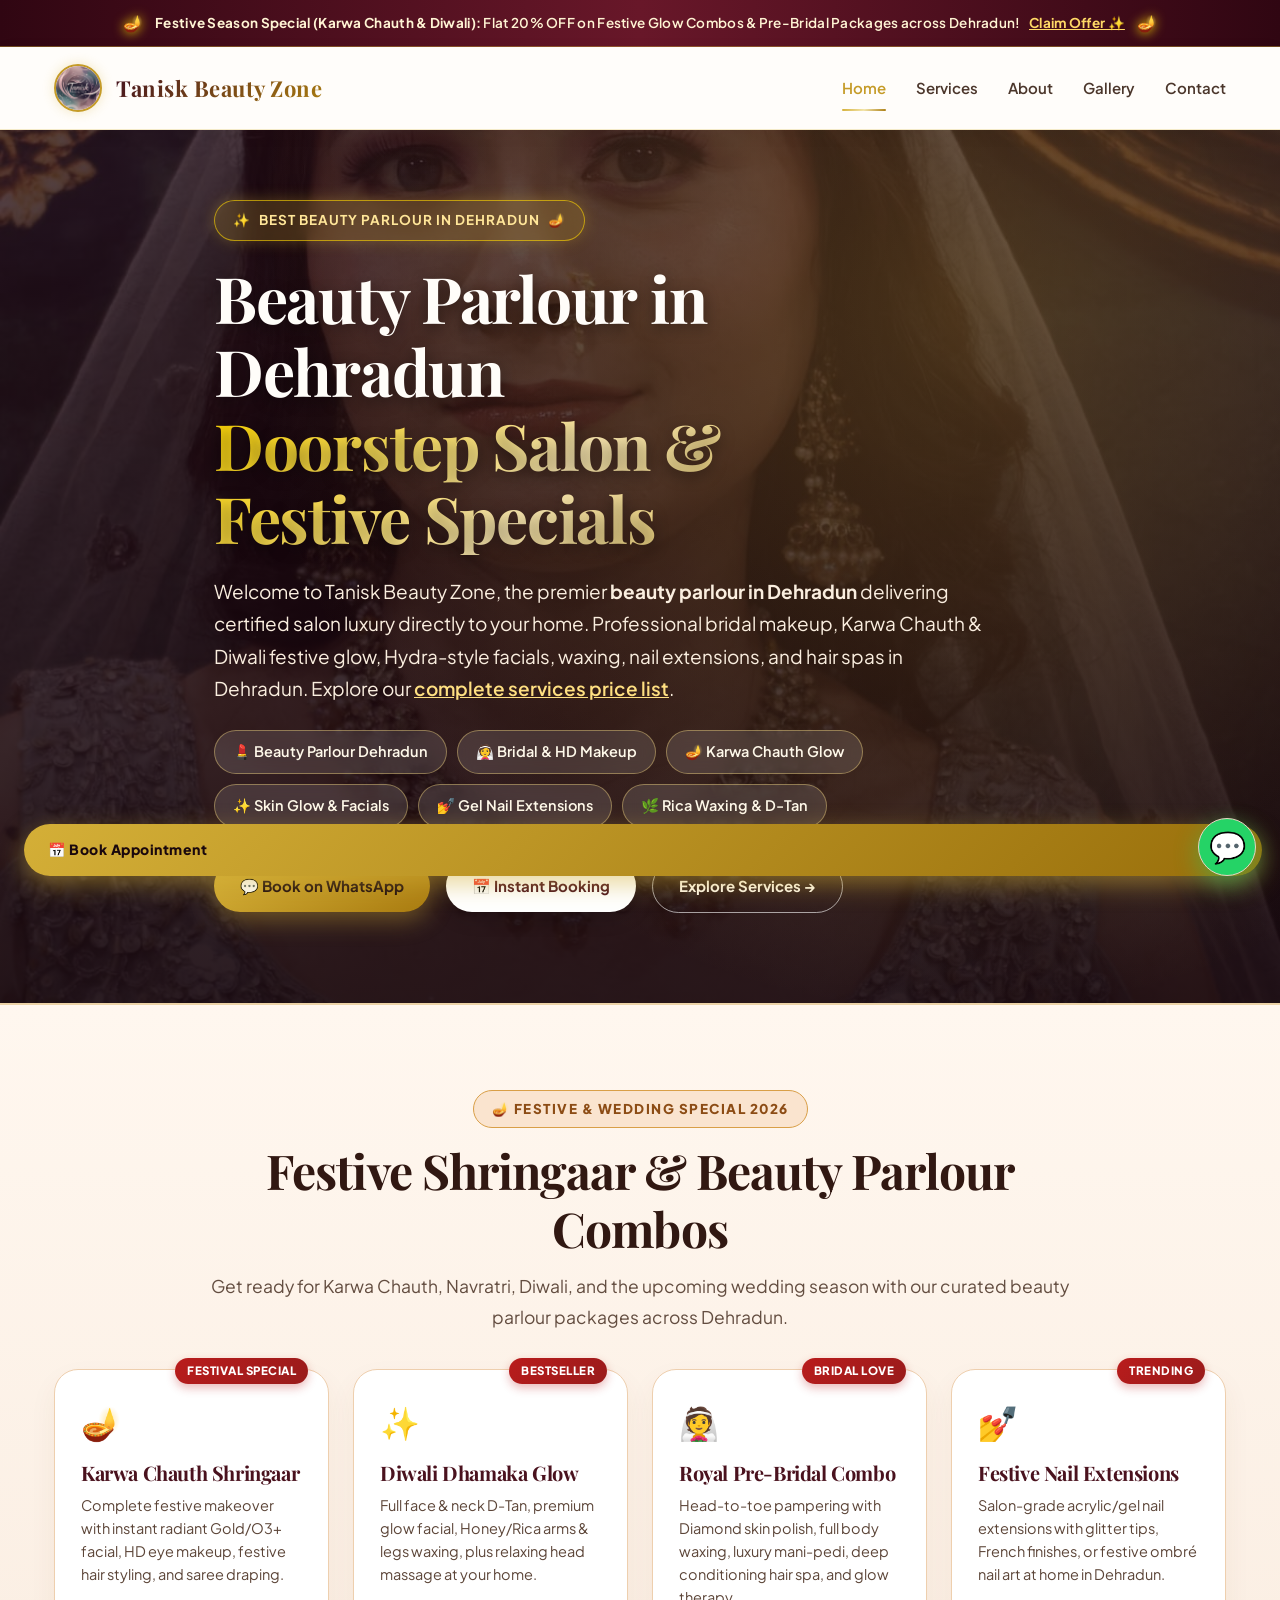
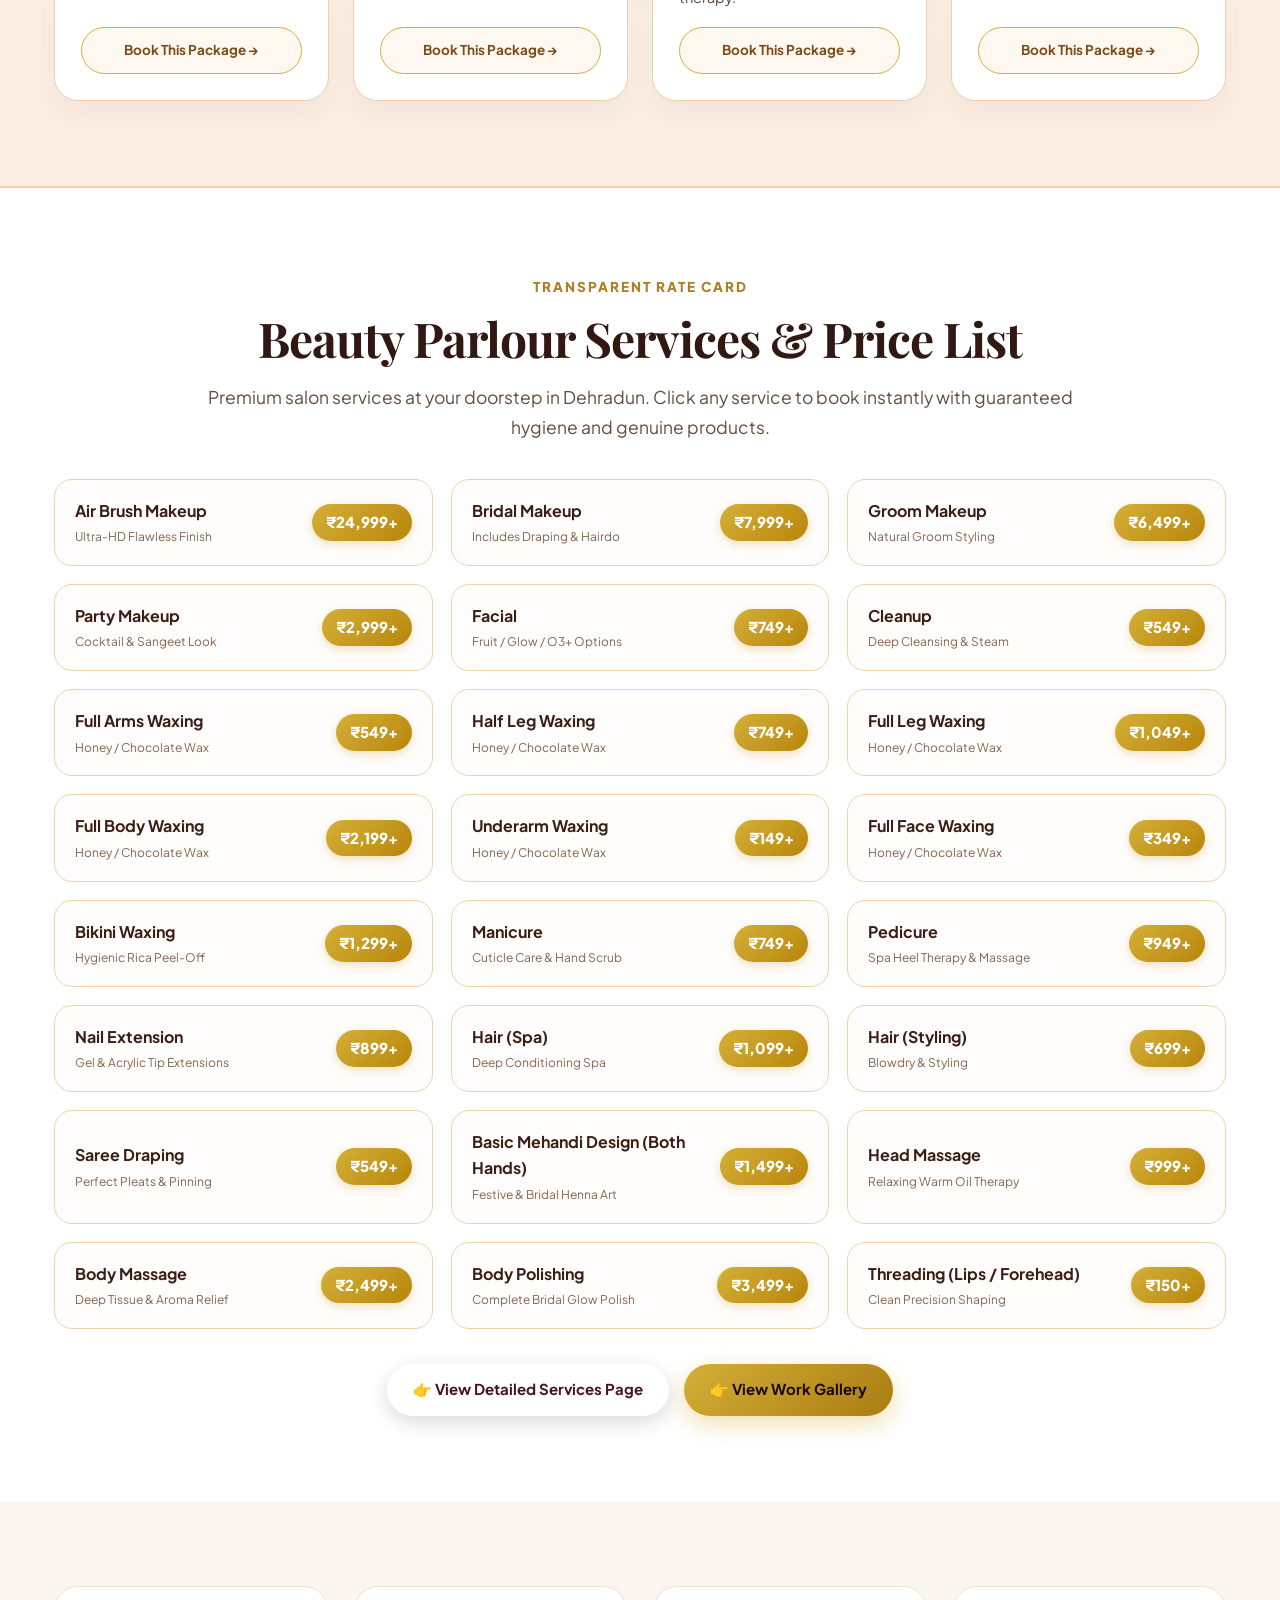
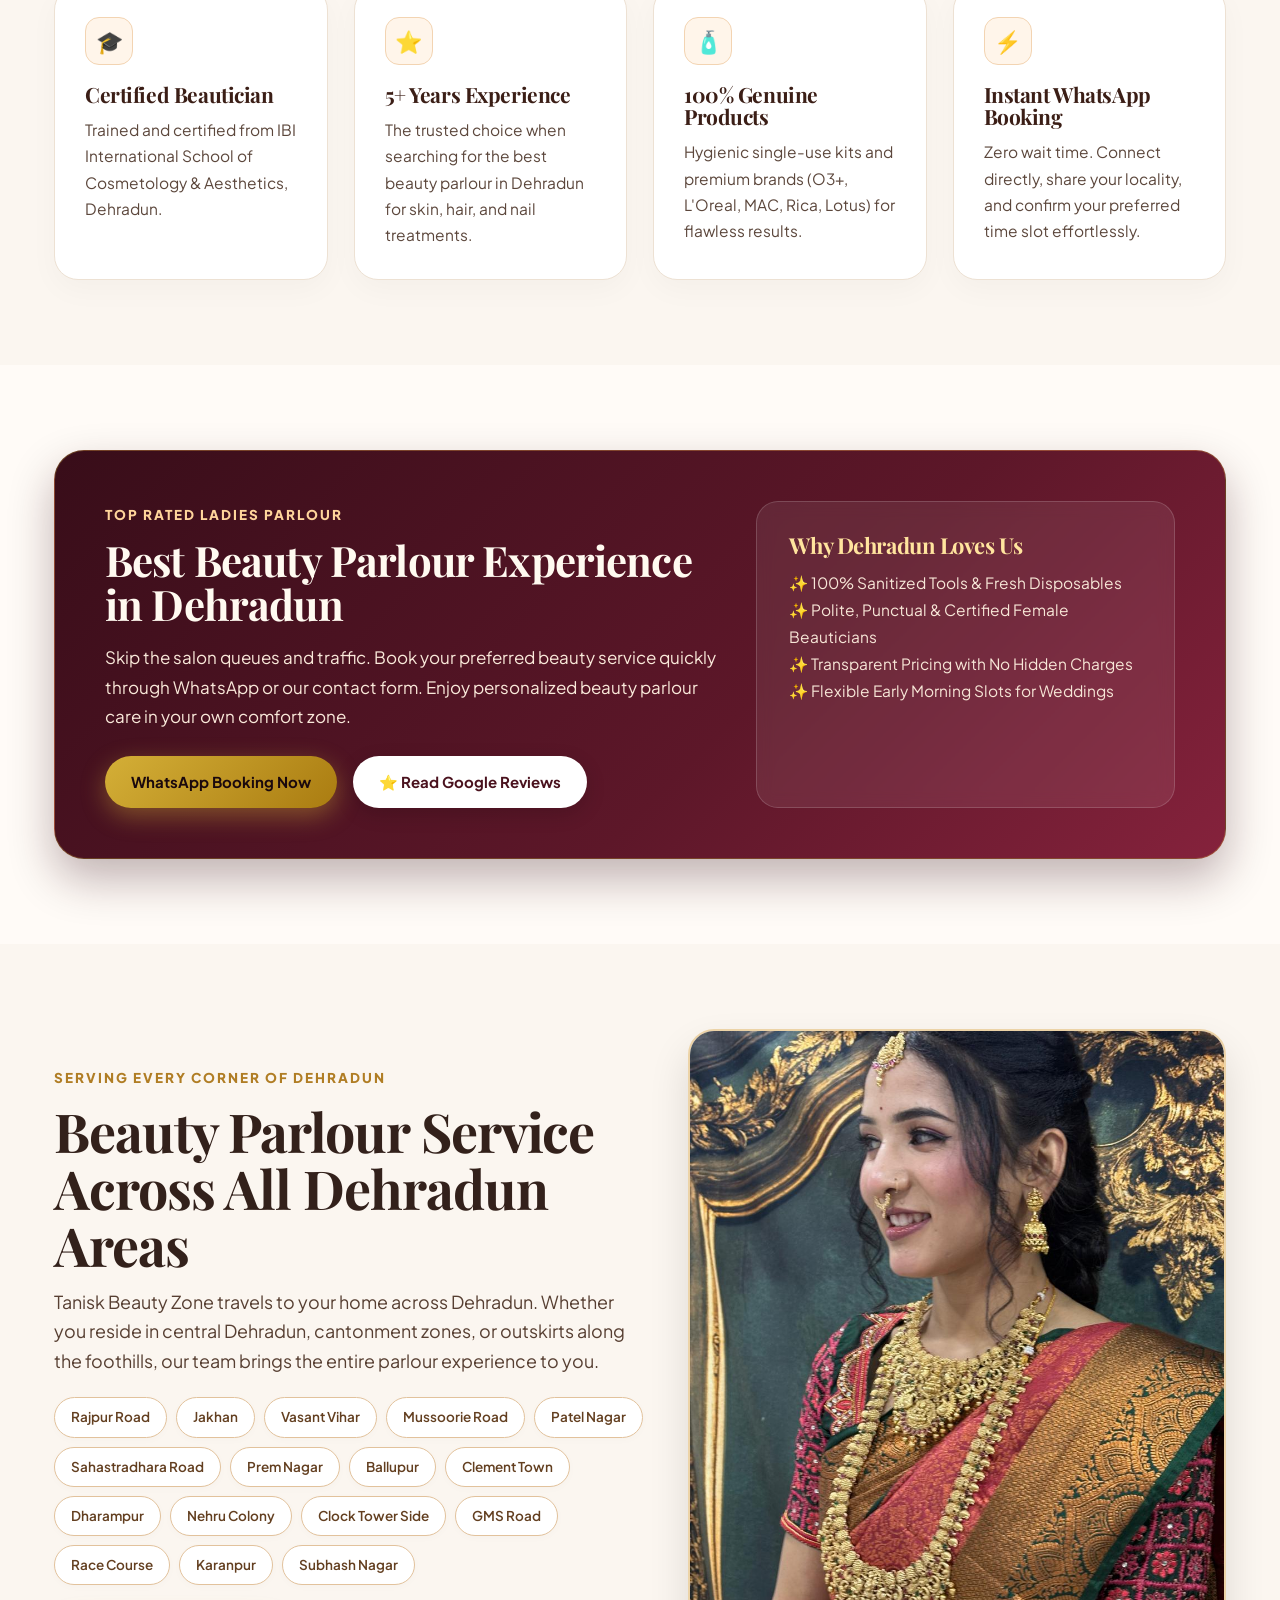
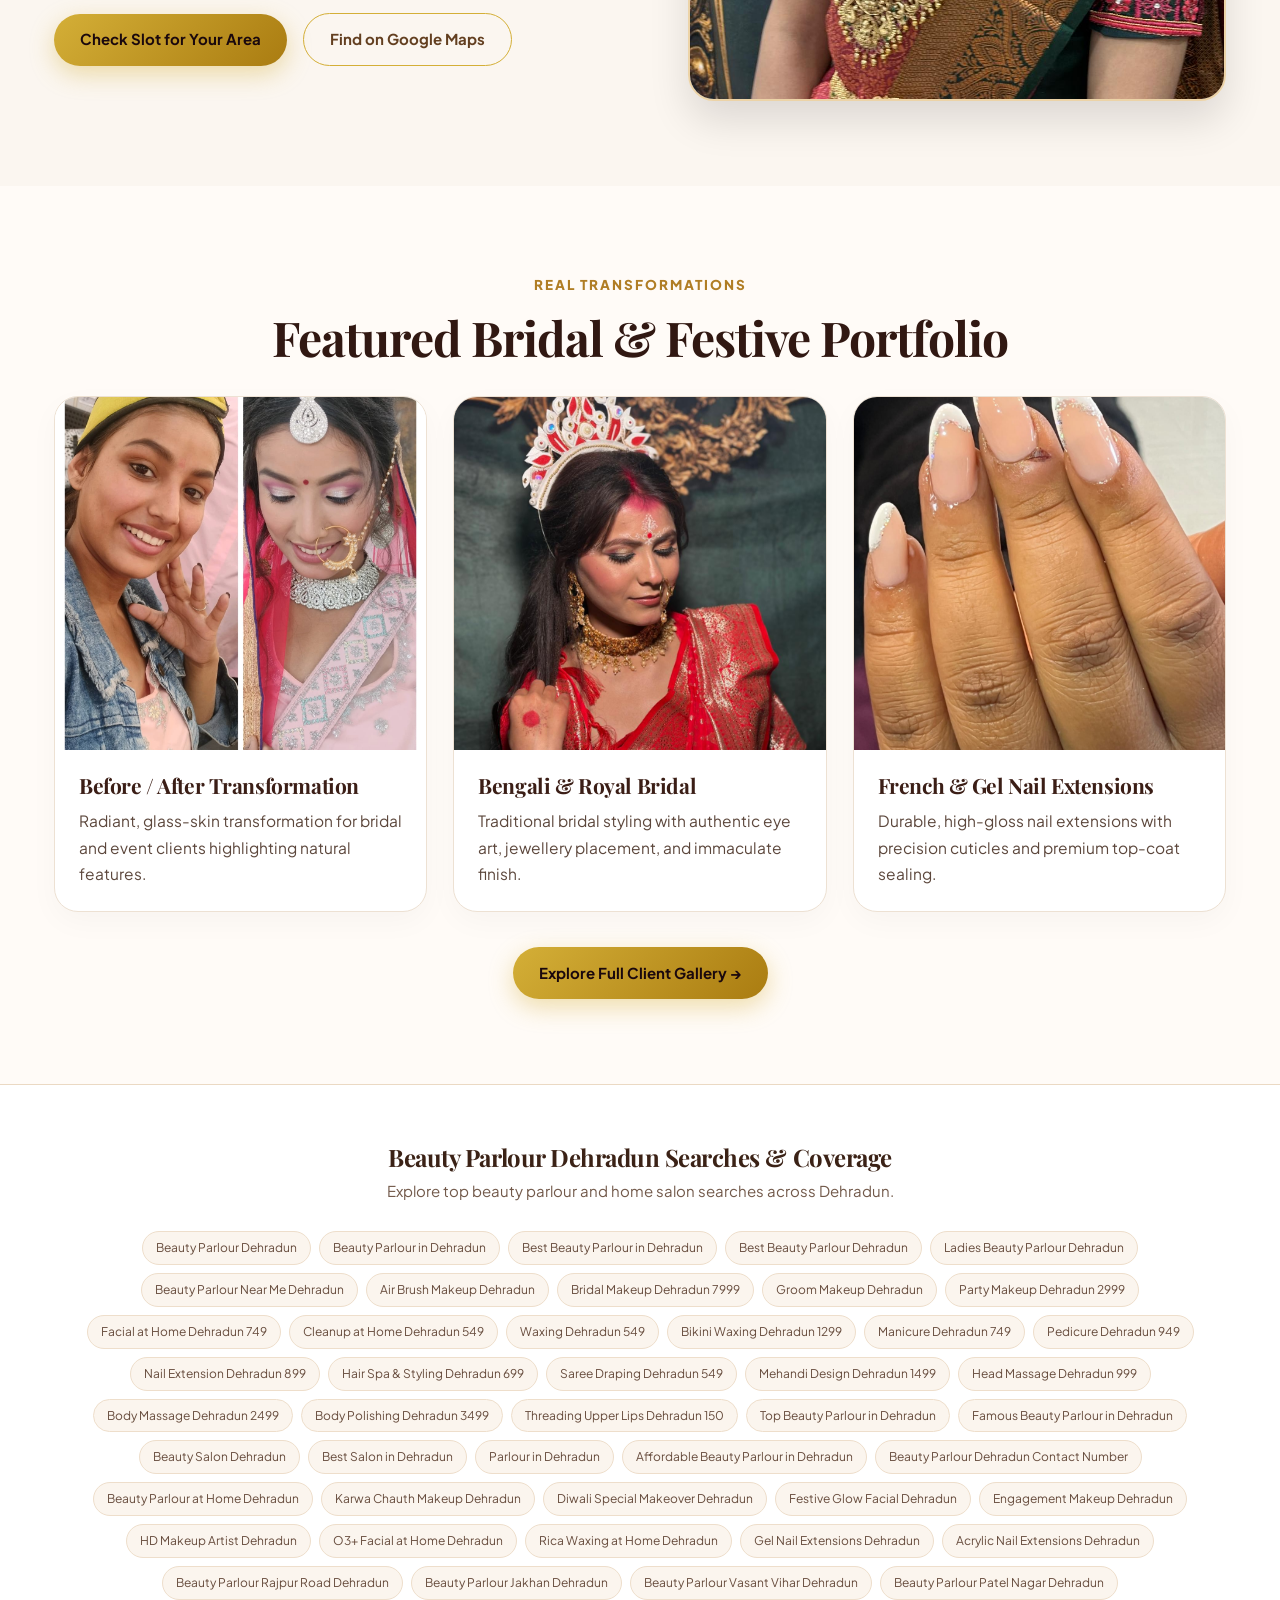
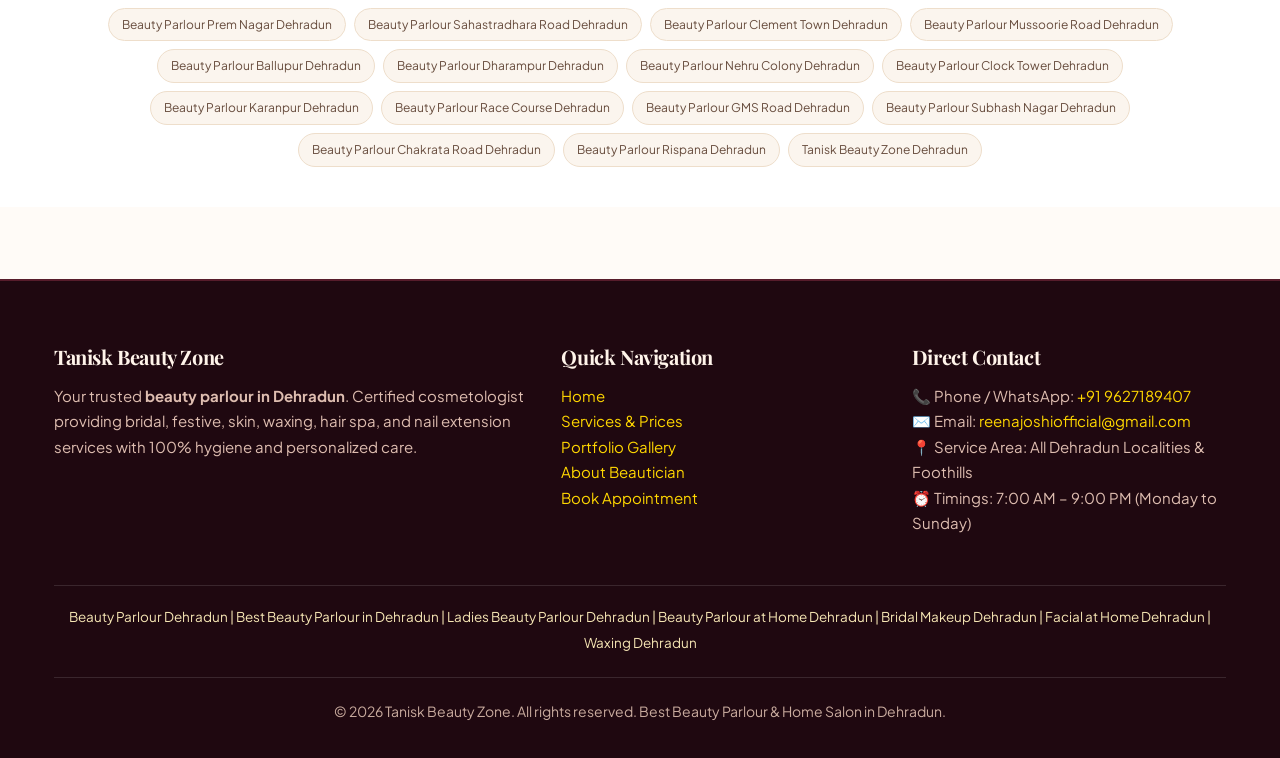
<file: index.html>
<!DOCTYPE html>
<html lang="en">
<head>
  <meta charset="UTF-8">
  <meta name="viewport" content="width=device-width, initial-scale=1.0">
  <meta name="author" content="Tanisk Beauty Zone">
  <meta name="theme-color" content="#b8860b">

  <!-- Optimized Title for "beauty parlour dehradun" searches -->
  <title>Beauty Parlour Dehradun | Best Beauty Parlour in Dehradun & Home Salon | Tanisk Beauty Zone</title>
  <meta name="description" content="Tanisk Beauty Zone is the best beauty parlour in Dehradun offering luxury salon & parlour at home service in Dehradun. Bridal makeup, festive glow packages, facial, waxing, nail extensions & hair spa across Dehradun.">
  
  <!-- Complete High-Intent Keywords List -->
  <meta name="keywords" content="beauty parlour dehradun, beauty parlour in dehradun, best beauty parlour in dehradun, best beauty parlour dehradun, ladies beauty parlour dehradun, top beauty parlour in dehradun, beauty parlour near me dehradun, famous beauty parlour in dehradun, beauty salon dehradun, best salon in dehradun, parlour in dehradun, affordable beauty parlour in dehradun, beauty parlour dehradun contact number, beauty parlour at home Dehradun, bridal makeup at home Dehradun, party makeup at home Dehradun, engagement makeup Dehradun home service, HD makeup at home Dehradun, airbrush makeup at home Dehradun, facial at home Dehradun, cleanup at home Dehradun, D-Tan service at home Dehradun, hair spa at home Dehradun, waxing at home Dehradun, nail extension at home Dehradun, manicure at home Dehradun, pedicure at home Dehradun, home salon services Dehradun, doorstep beauty parlour Dehradun, beautician at home Dehradun, karwa chauth makeup at home Dehradun, diwali beauty package Dehradun, pre bridal package at home Dehradun, o3+ facial at home Dehradun, rica waxing at home Dehradun, gel nail extension Dehradun, loreal hair spa at home Dehradun, saree draping at home Dehradun, lehenga draping Dehradun, beauty parlour rajpur road Dehradun, beauty parlour jakhan Dehradun, beauty parlour vasant vihar Dehradun, beauty parlour patel nagar Dehradun, beauty parlour prem nagar Dehradun, beauty parlour clement town Dehradun, beauty parlour ballupur Dehradun, beauty parlour dharampur Dehradun, beauty parlour nehru colony Dehradun, beauty parlour clock tower Dehradun, beauty parlour karanpur Dehradun, beauty parlour race course Dehradun, beauty parlour subhash nagar Dehradun, beauty parlour gms road Dehradun, beauty parlour sahastradhara road Dehradun, beauty parlour chakrata road Dehradun, beauty parlour rispana Dehradun, female beautician Dehradun, tanisk beauty zone dehradun">
  
  <meta name="robots" content="index, follow, max-image-preview:large">
  <link rel="canonical" href="https://taniskbeauty.in/">
  <link rel="icon" href="images/logo.jpeg" type="image/jpeg">

  <!-- Open Graph -->
  <meta property="og:type" content="website">
  <meta property="og:title" content="Beauty Parlour Dehradun | Best Beauty Parlour in Dehradun | Tanisk Beauty Zone">
  <meta property="og:description" content="Looking for the best beauty parlour in Dehradun? Tanisk Beauty Zone provides luxury salon and bridal services at your doorstep across Dehradun.">
  <meta property="og:url" content="https://taniskbeauty.in/">
  <meta property="og:image" content="https://taniskbeauty.in/images/slider-1.jpeg">

  <!-- Twitter Card -->
  <meta name="twitter:card" content="summary_large_image">
  <meta name="twitter:title" content="Beauty Parlour Dehradun | Tanisk Beauty Zone">
  <meta name="twitter:description" content="Best beauty parlour in Dehradun for bridal makeup, festive look, facial, waxing, and nail extension.">
  <meta name="twitter:image" content="https://taniskbeauty.in/images/slider-1.jpeg">

  <!-- Google Fonts & Stylesheet -->
  <link rel="preconnect" href="https://fonts.googleapis.com">
  <link rel="preconnect" href="https://fonts.gstatic.com" crossorigin>
  <link href="https://fonts.googleapis.com/css2?family=Cinzel:wght@600;700;800&family=Playfair+Display:ital,wght@0,600;0,700;0,800;1,400&family=Plus+Jakarta+Sans:wght@400;500;600;700;800&display=swap" rel="stylesheet">
  <link rel="stylesheet" href="assets/style.css">

  <style>
    :root {
      --festive-gold: #c59b27;
      --festive-gold-light: #f6e6b4;
      --festive-gold-dark: #8c6b12;
      --festive-maroon: #4a121e;
      --festive-deep: #280812;
      --luxury-bg: #fffbf7;
      --card-bg: #ffffff;
      --text-main: #33211b;
      --text-muted: #695247;
      --gold-gradient: linear-gradient(135deg, #d4af37 0%, #f3e5ab 50%, #aa7c11 100%);
      --royal-gradient: linear-gradient(135deg, #380d19 0%, #5d1729 60%, #85223c 100%);
      --soft-shadow: 0 16px 36px rgba(94, 30, 48, 0.08);
      --radius-lg: 24px;
      --radius-md: 16px;
      --radius-full: 9999px;
    }

    * {
      box-sizing: border-box;
      margin: 0;
      padding: 0;
    }

    body {
      background-color: var(--luxury-bg);
      color: var(--text-main);
      font-family: 'Plus Jakarta Sans', sans-serif;
      line-height: 1.65;
      overflow-x: hidden;
      -webkit-font-smoothing: antialiased;
    }

    h1, h2, h3, .brand-text {
      font-family: 'Playfair Display', serif;
    }

    .container {
      width: 100%;
      max-width: 1220px;
      margin: 0 auto;
      padding: 0 24px;
    }

    /* Festive Announcement Ribbon */
    .festive-ticker {
      background: linear-gradient(90deg, #300612, #681729, #300612);
      color: #fff4d4;
      font-size: 13.5px;
      font-weight: 600;
      padding: 10px 14px;
      text-align: center;
      border-bottom: 1px solid rgba(212, 175, 55, 0.4);
      display: flex;
      align-items: center;
      justify-content: center;
      gap: 12px;
      letter-spacing: 0.3px;
    }
    .festive-ticker .diya-icon {
      font-size: 16px;
      filter: drop-shadow(0 0 6px #ffd700);
      animation: flamePulse 2s infinite alternate ease-in-out;
    }
    .festive-ticker a {
      color: #ffd966;
      text-decoration: underline;
      font-weight: 700;
      margin-left: 6px;
    }
    @keyframes flamePulse {
      0% { transform: scale(1); filter: drop-shadow(0 0 3px #ff9900); }
      100% { transform: scale(1.15); filter: drop-shadow(0 0 9px #ffe600); }
    }

    /* Header Navigation */
    .header {
      background: rgba(255, 253, 250, 0.94);
      backdrop-filter: blur(12px);
      -webkit-backdrop-filter: blur(12px);
      box-shadow: 0 4px 20px rgba(0, 0, 0, 0.04);
      position: sticky;
      top: 0;
      z-index: 100;
      border-bottom: 1px solid rgba(212, 175, 55, 0.25);
    }
    .header-inner {
      display: flex;
      align-items: center;
      justify-content: space-between;
      height: 82px;
    }
    .brand {
      display: flex;
      align-items: center;
      gap: 14px;
      text-decoration: none;
    }
    .brand img {
      width: 48px;
      height: 48px;
      border-radius: 50%;
      border: 2px solid var(--festive-gold);
      object-fit: cover;
      box-shadow: 0 0 12px rgba(212, 175, 55, 0.3);
    }
    .brand-text {
      font-size: 22px;
      font-weight: 700;
      letter-spacing: 0.5px;
      background: linear-gradient(135deg, #42101e 0%, #aa7c11 100%);
      -webkit-background-clip: text;
      -webkit-text-fill-color: transparent;
    }
    .nav {
      display: flex;
      align-items: center;
      gap: 30px;
    }
    .nav a {
      text-decoration: none;
      font-weight: 600;
      color: #4b362b;
      font-size: 15px;
      position: relative;
      transition: color 0.3s ease;
      padding: 6px 0;
    }
    .nav a:hover, .nav a.active {
      color: var(--festive-gold);
    }
    .nav a.active::after {
      content: '';
      position: absolute;
      bottom: -4px;
      left: 0;
      right: 0;
      height: 2px;
      background: var(--gold-gradient);
      border-radius: 2px;
    }

    /* Buttons */
    .cta-row {
      display: flex;
      flex-wrap: wrap;
      gap: 16px;
      align-items: center;
    }
    .btn {
      display: inline-flex;
      align-items: center;
      justify-content: center;
      gap: 9px;
      padding: 13px 26px;
      border-radius: var(--radius-full);
      font-size: 15px;
      font-weight: 700;
      text-decoration: none;
      cursor: pointer;
      transition: all 0.3s ease;
      border: none;
      white-space: nowrap;
    }
    .btn-primary {
      background: linear-gradient(135deg, #d4af37 0%, #aa7c11 100%);
      color: #1a080d;
      box-shadow: 0 8px 25px rgba(212, 175, 55, 0.4);
    }
    .btn-primary:hover {
      transform: translateY(-2px);
      box-shadow: 0 12px 30px rgba(212, 175, 55, 0.55);
      background: linear-gradient(135deg, #f4c842 0%, #c49219 100%);
    }
    .btn-secondary {
      background: #ffffff;
      color: var(--festive-maroon);
      box-shadow: 0 6px 20px rgba(0, 0, 0, 0.15);
    }
    .btn-secondary:hover {
      background: #fff4ea;
      transform: translateY(-2px);
    }
    .btn-outline {
      background: transparent;
      color: #fff9ee;
      border: 1.5px solid rgba(255, 255, 255, 0.6);
    }
    .btn-outline:hover {
      background: rgba(255, 255, 255, 0.15);
      border-color: #ffd700;
    }
    .menu-btn {
      display: none;
      background: transparent;
      border: 1px solid #debca0;
      width: 44px;
      height: 44px;
      border-radius: 12px;
      font-size: 22px;
      color: var(--text-main);
      cursor: pointer;
      align-items: center;
      justify-content: center;
    }

    /* Mobile Nav Drawer */
    .mobile-nav {
      display: none;
      position: fixed;
      inset: 0;
      width: 100vw;
      height: 100vh;
      background: rgba(30, 8, 14, 0.65);
      backdrop-filter: blur(8px);
      -webkit-backdrop-filter: blur(8px);
      z-index: 9999;
      opacity: 0;
      pointer-events: none;
      transition: opacity 0.3s ease;
    }
    .mobile-nav.open,
    .mobile-nav.active {
      opacity: 1 !important;
      pointer-events: auto !important;
      display: block !important;
    }
    .mobile-nav-panel {
      position: absolute;
      top: 0;
      right: 0;
      width: 80%;
      max-width: 320px;
      height: 100%;
      background: var(--luxury-bg);
      padding: 32px 24px;
      display: flex;
      flex-direction: column;
      gap: 18px;
      transform: translateX(100%);
      transition: transform 0.3s ease;
      box-shadow: -10px 0 30px rgba(0,0,0,0.15);
    }
    .mobile-nav.open .mobile-nav-panel,
    .mobile-nav.active .mobile-nav-panel {
      transform: translateX(0) !important;
    }
    .mobile-nav-header {
      display: flex;
      justify-content: space-between;
      align-items: center;
      margin-bottom: 8px;
      padding-bottom: 14px;
      border-bottom: 1px solid #ebd9c3;
    }
    .mobile-nav-links a {
      display: block;
      padding: 13px 0;
      font-size: 16.5px;
      font-weight: 700;
      color: var(--text-main);
      border-bottom: 1px solid rgba(235, 217, 195, 0.6);
      text-decoration: none;
    }
    .mobile-nav-links a:hover {
      color: var(--festive-gold);
    }

    /* Hero Section */
    .hero {
      position: relative;
      min-height: 84vh;
      display: flex;
      align-items: center;
      padding: 70px 0 90px;
      overflow: hidden;
      background: #1b060d;
    }
    .hero-slider {
      position: absolute;
      inset: 0;
      z-index: 0;
    }
    .hero-slide {
      position: absolute;
      inset: 0;
      background-size: cover;
      background-position: center;
      opacity: 0;
      transition: opacity 1.2s ease-in-out;
    }
    .hero-slide.active {
      opacity: 1;
    }
    .hero-overlay {
      position: absolute;
      inset: 0;
      background: radial-gradient(circle at 75% 20%, rgba(212, 175, 55, 0.25) 0%, transparent 60%),
                  linear-gradient(180deg, rgba(30, 7, 16, 0.75) 0%, rgba(20, 4, 10, 0.90) 100%);
      z-index: 1;
    }
    .hero-content {
      position: relative;
      z-index: 2;
      max-width: 900px;
    }
    .badge.festive-badge {
      display: inline-flex;
      align-items: center;
      gap: 8px;
      background: rgba(212, 175, 55, 0.2);
      border: 1px solid rgba(255, 215, 0, 0.6);
      backdrop-filter: blur(10px);
      -webkit-backdrop-filter: blur(10px);
      color: #ffe699;
      font-weight: 700;
      padding: 8px 18px;
      border-radius: var(--radius-full);
      font-size: 13.5px;
      letter-spacing: 1px;
      text-transform: uppercase;
      box-shadow: 0 0 15px rgba(212, 175, 55, 0.3);
      margin-bottom: 20px;
    }
    .hero h1 {
      font-size: clamp(34px, 5.5vw, 64px);
      line-height: 1.15;
      color: #fffdf9;
      margin-bottom: 20px;
      text-shadow: 0 4px 15px rgba(0, 0, 0, 0.4);
    }
    .hero h1 span.gold-glow {
      background: linear-gradient(135deg, #ffd700, #ffecb3, #d4af37);
      -webkit-background-clip: text;
      -webkit-text-fill-color: transparent;
      display: inline-block;
    }
    .hero .lead {
      color: #faeedf;
      font-size: 19px;
      line-height: 1.7;
      max-width: 780px;
      margin-bottom: 26px;
      font-weight: 400;
    }
    .hero .lead a {
      color: #ffe082;
      text-decoration: underline;
      font-weight: 600;
    }
    .hero .pill-row {
      display: flex;
      flex-wrap: wrap;
      gap: 10px;
      margin: 18px 0 32px;
    }
    .hero .pill {
      background: rgba(255, 255, 255, 0.12);
      border: 1px solid rgba(255, 224, 130, 0.4);
      color: #fff9ea;
      padding: 9px 18px;
      border-radius: var(--radius-full);
      font-size: 14.5px;
      font-weight: 600;
      backdrop-filter: blur(8px);
      -webkit-backdrop-filter: blur(8px);
      transition: all 0.3s ease;
    }
    .hero .pill:hover {
      background: rgba(212, 175, 55, 0.3);
      border-color: #ffd700;
      transform: translateY(-2px);
    }

    /* Festive Specials Section */
    .festive-section {
      background: linear-gradient(180deg, #fff7ef 0%, #faede1 100%);
      padding: 85px 0;
      position: relative;
      border-top: 2px solid #ecd3a7;
      border-bottom: 2px solid #ecd3a7;
    }
    .festive-heading-badge {
      display: inline-flex;
      align-items: center;
      gap: 8px;
      background: #fae4cf;
      border: 1px solid #d99f47;
      color: #8c4c15;
      padding: 7px 18px;
      border-radius: var(--radius-full);
      font-size: 13.5px;
      font-weight: 800;
      letter-spacing: 1.5px;
      text-transform: uppercase;
      margin-bottom: 14px;
    }
    .festive-cards-grid {
      display: grid;
      grid-template-columns: repeat(4, 1fr);
      gap: 24px;
      margin-top: 36px;
    }
    .festive-card {
      background: #ffffff;
      border: 1px solid #eecfae;
      border-radius: var(--radius-lg);
      padding: 26px;
      position: relative;
      box-shadow: 0 12px 28px rgba(125, 68, 30, 0.06);
      transition: all 0.3s ease;
      display: flex;
      flex-direction: column;
    }
    .festive-card:hover {
      transform: translateY(-6px);
      box-shadow: 0 18px 36px rgba(125, 68, 30, 0.12);
      border-color: var(--festive-gold);
    }
    .festive-tag {
      position: absolute;
      top: -12px;
      right: 20px;
      background: linear-gradient(135deg, #b91c1c, #991b1b);
      color: #ffffff;
      font-size: 11.5px;
      font-weight: 800;
      padding: 4px 12px;
      border-radius: var(--radius-full);
      box-shadow: 0 4px 10px rgba(185, 28, 28, 0.3);
      text-transform: uppercase;
      letter-spacing: 0.5px;
    }
    .festive-card .icon-head {
      font-size: 32px;
      margin-bottom: 14px;
    }
    .festive-card h3 {
      font-size: 20px;
      margin: 0 0 10px;
      color: var(--festive-maroon);
    }
    .festive-card p {
      color: #5c4538;
      font-size: 14.5px;
      line-height: 1.6;
      margin-bottom: 18px;
      flex-grow: 1;
    }
    .festive-card .btn-festive-book {
      display: inline-flex;
      align-items: center;
      justify-content: center;
      padding: 11px 16px;
      background: #fff8f0;
      border: 1px solid #d4af37;
      border-radius: var(--radius-full);
      color: #7b4b1a;
      font-weight: 700;
      font-size: 13.5px;
      text-decoration: none;
      transition: all 0.2s ease;
    }
    .festive-card .btn-festive-book:hover {
      background: var(--gold-gradient);
      color: #1a080d;
    }

    /* =======================================================
       AUTHENTIC SERVICE PRICING GRID
       ======================================================= */
    .pricing-table-section {
      padding: 85px 0;
      background: #ffffff;
    }
    .pricing-grid {
      display: grid;
      grid-template-columns: repeat(3, 1fr);
      gap: 18px;
      margin-top: 36px;
    }
    .price-card-item {
      background: #fffdfb;
      border: 1.5px solid #ecd3a7;
      border-radius: 18px;
      padding: 18px 20px;
      display: flex;
      align-items: center;
      justify-content: space-between;
      transition: all 0.25s ease;
      cursor: pointer;
    }
    .price-card-item:hover {
      transform: translateY(-3px);
      border-color: var(--festive-gold);
      box-shadow: 0 10px 24px rgba(197, 155, 39, 0.14);
      background: #fffbf5;
    }
    .price-info {
      display: flex;
      flex-direction: column;
      gap: 3px;
    }
    .price-name {
      font-size: 16px;
      font-weight: 700;
      color: #3b1e16;
      text-transform: capitalize;
    }
    .price-badge {
      display: inline-flex;
      align-items: center;
      justify-content: center;
      background: linear-gradient(135deg, #d4af37, #b8860b);
      color: #ffffff;
      font-size: 15px;
      font-weight: 800;
      padding: 6px 14px;
      border-radius: var(--radius-full);
      box-shadow: 0 3px 10px rgba(184, 134, 11, 0.25);
      white-space: nowrap;
    }

    /* Standard Sections & Grids */
    .homepage-section {
      padding: 85px 0;
    }
    .homepage-section-light {
      background: #fbf6f0;
    }
    .homepage-eyebrow {
      display: inline-block;
      margin-bottom: 12px;
      font-size: 13.5px;
      font-weight: 800;
      letter-spacing: 2px;
      text-transform: uppercase;
      color: #b07d24;
    }
    .homepage-heading {
      max-width: 900px;
      margin: 0 auto 30px;
      text-align: center;
    }
    .homepage-heading h2 {
      font-size: clamp(30px, 4.2vw, 48px);
      line-height: 1.2;
      color: #311812;
      margin-bottom: 14px;
    }
    .homepage-heading p {
      font-size: 17.5px;
      line-height: 1.75;
      color: #634d40;
    }
    .homepage-grid-4, .homepage-grid-3 {
      display: grid;
      gap: 26px;
    }
    .homepage-grid-4 {
      grid-template-columns: repeat(4, 1fr);
    }
    .homepage-grid-3 {
      grid-template-columns: repeat(3, 1fr);
    }
    .homepage-card {
      background: #ffffff;
      border: 1px solid #ede1d3;
      border-radius: var(--radius-lg);
      padding: 30px;
      box-shadow: 0 10px 30px rgba(0, 0, 0, 0.03);
      transition: transform 0.3s ease, box-shadow 0.3s ease;
    }
    .homepage-card:hover {
      transform: translateY(-5px);
      box-shadow: 0 18px 38px rgba(85, 45, 20, 0.07);
    }
    .homepage-card .feature-icon {
      width: 48px;
      height: 48px;
      border-radius: 14px;
      background: #fff5ea;
      display: flex;
      align-items: center;
      justify-content: center;
      font-size: 22px;
      margin-bottom: 18px;
      border: 1px solid #f3d4b2;
    }
    .homepage-card h3 {
      font-size: 21px;
      margin: 0 0 12px;
      color: #3b1e16;
    }
    .homepage-card p {
      margin: 0;
      color: #5c473c;
      line-height: 1.7;
      font-size: 15.5px;
    }

    /* Highlight Banner */
    .homepage-highlight {
      background: var(--royal-gradient);
      color: #ffffff;
      border-radius: 30px;
      padding: 50px;
      display: grid;
      grid-template-columns: 1.25fr 0.85fr;
      gap: 36px;
      border: 1px solid rgba(212, 175, 55, 0.3);
      box-shadow: 0 20px 45px rgba(45, 10, 19, 0.3);
    }
    .homepage-highlight h2 {
      font-size: clamp(28px, 3.5vw, 42px);
      color: #fffaf0;
      margin-bottom: 16px;
    }
    .homepage-highlight p {
      color: #fae9da;
      line-height: 1.75;
      font-size: 17px;
    }
    .homepage-mini-box {
      background: rgba(255, 255, 255, 0.08);
      border: 1px solid rgba(255, 255, 255, 0.16);
      backdrop-filter: blur(8px);
      -webkit-backdrop-filter: blur(8px);
      border-radius: 22px;
      padding: 32px;
    }
    .homepage-mini-box h3 {
      color: #ffe49e;
      font-size: 22px;
      margin-bottom: 12px;
    }
    .homepage-mini-box p {
      font-size: 15.5px;
      color: #f7e6d7;
    }

    /* Split Section (Dehradun localities) */
    .homepage-split {
      display: grid;
      grid-template-columns: 1.05fr 0.95fr;
      gap: 40px;
      align-items: center;
    }
    .homepage-split-image img {
      width: 100%;
      border-radius: 26px;
      aspect-ratio: 4/5;
      object-fit: cover;
      box-shadow: 0 20px 40px rgba(0, 0, 0, 0.12);
      border: 2px solid #ecd3a7;
    }
    .service-area-badges {
      display: flex;
      flex-wrap: wrap;
      gap: 9px;
      margin-top: 22px;
    }
    .service-area-badges span {
      display: inline-flex;
      padding: 8px 16px;
      border-radius: var(--radius-full);
      background: #ffffff;
      border: 1px solid #e2c29c;
      font-weight: 600;
      color: #633f20;
      font-size: 13.5px;
      box-shadow: 0 2px 8px rgba(0, 0, 0, 0.02);
    }

    /* Portfolio Cards */
    .homepage-gallery-card {
      overflow: hidden;
      padding: 0;
      border-radius: var(--radius-lg);
    }
    .homepage-gallery-card img {
      width: 100%;
      aspect-ratio: 4/3.8;
      object-fit: cover;
      display: block;
      transition: transform 0.4s ease;
    }
    .homepage-gallery-card:hover img {
      transform: scale(1.04);
    }
    .homepage-gallery-card .inner {
      padding: 24px;
    }

    /* SEO Keyword Pill Directory */
    .seo-keyword-section {
      background: #ffffff;
      border-top: 1px solid #ebd9c3;
      padding: 60px 0 40px;
    }
    .seo-container-head {
      text-align: center;
      margin-bottom: 28px;
    }
    .seo-container-head h3 {
      font-size: 24px;
      color: #3b2216;
      margin-bottom: 8px;
    }
    .seo-container-head p {
      color: #72594a;
      font-size: 15px;
    }
    .seo-keyword-grid {
      display: flex;
      flex-wrap: wrap;
      gap: 8px;
      justify-content: center;
      max-width: 1150px;
      margin: 0 auto;
    }
    .seo-keyword-grid span {
      display: inline-block;
      font-size: 12px;
      background: #fbf5ee;
      border: 1px solid #eedecb;
      color: #674c3d;
      padding: 6px 13px;
      border-radius: 20px;
      transition: all 0.2s ease;
    }
    .seo-keyword-grid span:hover {
      background: #fff1e0;
      border-color: #d4af37;
      color: #2b1208;
    }

    /* Footer */
    .footer {
      background: #1f0810;
      color: #eeddd2;
      padding: 65px 0 35px;
      border-top: 2px solid #571c2b;
    }
    .footer a {
      color: #ffd700;
      text-decoration: none;
    }
    .footer a:hover {
      text-decoration: underline;
    }
    .footer-grid {
      display: grid;
      grid-template-columns: 1.5fr 1fr 1fr;
      gap: 36px;
      margin-bottom: 35px;
    }
    .footer-grid h3 {
      color: #fff4ea;
      margin-bottom: 16px;
      font-size: 20px;
    }
    .footer-grid p {
      line-height: 1.7;
      font-size: 15px;
      color: #debdb0;
    }
    .footer-keyword-line {
      text-align: center;
      font-size: 13.5px;
      line-height: 1.9;
      margin-top: 22px;
      color: #f6e6b4;
      border-top: 1px solid rgba(255,255,255,0.12);
      padding-top: 18px;
    }
    .footer-bottom {
      border-top: 1px solid rgba(255, 255, 255, 0.12);
      padding-top: 22px;
      text-align: center;
      font-size: 14px;
      color: #c9ab9e;
    }

    /* Floating WhatsApp and Booking Buttons */
    .float-whatsapp {
      position: fixed;
      bottom: 24px;
      right: 24px;
      width: 58px;
      height: 58px;
      background: #25d366;
      color: #ffffff;
      border-radius: 50%;
      display: flex;
      align-items: center;
      justify-content: center;
      font-size: 30px;
      box-shadow: 0 8px 25px rgba(37, 211, 102, 0.45);
      z-index: 99;
      text-decoration: none;
      transition: all 0.3s ease;
    }
    .float-whatsapp:hover {
      transform: scale(1.1);
      box-shadow: 0 12px 30px rgba(37, 211, 102, 0.65);
    }
    .float-book {
      position: fixed;
      bottom: 24px;
      left: 24px;
      background: linear-gradient(135deg, #d4af37, #996f0b);
      color: #1a080d;
      font-weight: 800;
      padding: 14px 24px;
      border-radius: var(--radius-full);
      box-shadow: 0 8px 25px rgba(212, 175, 55, 0.5);
      z-index: 99;
      text-decoration: none;
      font-size: 14px;
      letter-spacing: 0.5px;
    }

    /* =======================================================
       BULLETPROOF MODAL FIXES (OVERRIDES ANY EXTERNAL CSS)
       ======================================================= */
    .modal {
      position: fixed;
      inset: 0;
      width: 100vw;
      height: 100vh;
      background: rgba(18, 6, 10, 0.75);
      backdrop-filter: blur(8px);
      -webkit-backdrop-filter: blur(8px);
      display: none;
      align-items: center;
      justify-content: center;
      z-index: 999999 !important;
      padding: 16px;
      opacity: 0;
      visibility: hidden;
      pointer-events: none;
      transition: opacity 0.25s ease, visibility 0.25s ease;
    }
    .modal.open,
    .modal.active,
    .modal.show,
    .modal[aria-hidden="false"] {
      display: flex !important;
      opacity: 1 !important;
      visibility: visible !important;
      pointer-events: auto !important;
    }
    .modal-card {
      background: #ffffff;
      width: 100%;
      max-width: 520px;
      max-height: 90vh;
      overflow-y: auto;
      border-radius: var(--radius-lg);
      padding: 28px;
      box-shadow: 0 25px 60px rgba(0,0,0,0.4);
      position: relative;
      animation: modalPop 0.25s cubic-bezier(0.175, 0.885, 0.32, 1.275);
    }
    @keyframes modalPop {
      from { transform: scale(0.95) translateY(10px); opacity: 0; }
      to { transform: scale(1) translateY(0); opacity: 1; }
    }
    .modal-head {
      display: flex;
      justify-content: space-between;
      align-items: flex-start;
      margin-bottom: 18px;
      border-bottom: 1px solid #f2e4d4;
      padding-bottom: 12px;
    }
    .close-btn {
      background: transparent;
      border: none;
      font-size: 26px;
      cursor: pointer;
      color: #7a6659;
      line-height: 1;
      padding: 4px;
    }
    .close-btn:hover {
      color: var(--festive-maroon);
    }
    .form-grid {
      display: grid;
      grid-template-columns: 1fr 1fr;
      gap: 14px;
    }
    .modal-card label {
      display: block;
      font-size: 13px;
      font-weight: 700;
      color: #4b3b30;
      margin-bottom: 5px;
    }
    .modal-card input,
    .modal-card select,
    .modal-card textarea {
      width: 100%;
      padding: 11px 13px;
      border: 1.5px solid #ecd3a7;
      border-radius: 12px;
      font-family: inherit;
      font-size: 14px;
      outline: none;
      transition: border-color 0.2s;
      background: #fffdfb;
    }
    .modal-card input:focus,
    .modal-card select:focus,
    .modal-card textarea:focus {
      border-color: var(--festive-gold);
      box-shadow: 0 0 0 3px rgba(197, 155, 39, 0.15);
    }
    .modal-card textarea {
      height: 70px;
      resize: vertical;
    }

    /* Sticky Mobile Bottom Bar */
    .sticky-mobile {
      display: none;
      position: fixed;
      bottom: 0;
      left: 0;
      width: 100%;
      background: rgba(25, 8, 13, 0.96);
      backdrop-filter: blur(12px);
      -webkit-backdrop-filter: blur(12px);
      padding: 10px 16px;
      z-index: 95;
      border-top: 1px solid rgba(212, 175, 55, 0.3);
    }
    .sticky-inner {
      display: flex;
      align-items: center;
      justify-content: space-between;
      gap: 12px;
    }
    .sticky-copy {
      color: #fff9ea;
    }

    /* Responsive Queries */
    @media (max-width: 1100px) {
      .pricing-grid {
        grid-template-columns: repeat(2, 1fr);
      }
      .festive-cards-grid, .homepage-grid-4 {
        grid-template-columns: repeat(2, 1fr);
      }
      .homepage-grid-3 {
        grid-template-columns: repeat(2, 1fr);
      }
      .homepage-highlight, .homepage-split, .footer-grid {
        grid-template-columns: 1fr;
      }
    }
    @media (max-width: 767px) {
      .hero {
        min-height: 75vh;
        padding: 50px 0 70px;
      }
      .pricing-grid {
        grid-template-columns: 1fr;
      }
      .festive-cards-grid, .homepage-grid-4, .homepage-grid-3 {
        grid-template-columns: 1fr;
      }
      .desktop-only {
        display: none !important;
      }
      .nav {
        display: none;
      }
      .menu-btn {
        display: flex;
      }
      .sticky-mobile {
        display: block;
      }
      .float-whatsapp {
        bottom: 74px;
        right: 18px;
        width: 52px;
        height: 52px;
        font-size: 26px;
      }
      .footer-bottom {
        padding-bottom: 70px;
      }
      .form-grid {
        grid-template-columns: 1fr;
      }
    }
  </style>

  <!-- Schema.org Rich Snippet -->
  <script type="application/ld+json">
  {
    "@context":"https://schema.org",
    "@type":"BeautySalon",
    "name":"Tanisk Beauty Zone",
    "description":"Best beauty parlour in Dehradun and premium beauty parlour at home service in Dehradun for bridal makeup, festive look, Karwa Chauth, Diwali packages, facials, waxing, nail extensions, manicure, pedicure, and hair spa.",
    "telephone":"+91-9627189407",
    "email":"reenajoshiofficial@gmail.com",
    "url":"https://taniskbeauty.in/",
    "image":"https://taniskbeauty.in/images/logo.jpeg",
    "logo":"https://taniskbeauty.in/images/logo.jpeg",
    "priceRange":"₹₹",
    "areaServed":{"@type":"City","name":"Dehradun"},
    "address":{"@type":"PostalAddress","addressLocality":"Dehradun","addressRegion":"Uttarakhand","addressCountry":"IN"},
    "sameAs":[
      "https://g.page/r/CXUpmQvVoq_kEBM/review",
      "https://www.google.com/search?q=Tanisk+Beauty+Zone+Dehradun"
    ],
    "serviceType":[
      "Beauty Parlour in Dehradun",
      "Air Brush Makeup Dehradun",
      "Bridal Makeup at Home Dehradun",
      "Groom Makeup Dehradun",
      "Party Makeup at Home",
      "Facial at Home Dehradun",
      "Cleanup at Home Dehradun",
      "Waxing at Home Dehradun",
      "Bikini Waxing Dehradun",
      "Nail Extension at Home Dehradun",
      "Manicure at Home Dehradun",
      "Pedicure at Home Dehradun",
      "Hair Styling Dehradun",
      "Saree Draping Dehradun",
      "Mehandi Design Dehradun",
      "Head Massage Dehradun",
      "Body Massage Dehradun",
      "Body Polishing Dehradun",
      "Threading Forehead Upperlips"
    ]
  }
  </script>

  <!-- FAQ Schema -->
  <script type="application/ld+json">
  {
    "@context":"https://schema.org",
    "@type":"FAQPage",
    "mainEntity":[
      {
        "@type":"Question",
        "name":"Are you the best beauty parlour in Dehradun for home service?",
        "acceptedAnswer":{"@type":"Answer","text":"Yes, Tanisk Beauty Zone is a top-rated beauty parlour in Dehradun providing certified salon, bridal, and festive beauty parlour services directly to your home."}
      },
      {
        "@type":"Question",
        "name":"Do you provide beauty parlour home service in all Dehradun areas?",
        "acceptedAnswer":{"@type":"Answer","text":"Yes, Tanisk Beauty Zone provides home salon services across Dehradun including Rajpur Road, Jakhan, Vasant Vihar, Patel Nagar, Prem Nagar, Mussoorie Road, Sahastradhara Road, and nearby areas."}
      },
      {
        "@type":"Question",
        "name":"How do I book an appointment?",
        "acceptedAnswer":{"@type":"Answer","text":"You can book directly via WhatsApp (+91-9627189407), phone call, or by submitting our instant booking form."}
      }
    ]
  }
  </script>
</head>
<body class="home">

<!-- Top Festive Announcement Ribbon -->
<aside class="festive-ticker" aria-label="Festive promotion">
  <span class="diya-icon">🪔</span>
  <span>
    <strong>Festive Season Special (Karwa Chauth &amp; Diwali):</strong> Flat 20% OFF on Festive Glow Combos &amp; Pre-Bridal Packages across Dehradun!
    <a href="https://wa.me/919627189407?text=Hello%20Tanisk%20Beauty%20Zone%2C%20I%20want%20to%20enquire%20about%20Festive%20Packages." target="_blank" rel="noopener">Claim Offer ✨</a>
  </span>
  <span class="diya-icon">🪔</span>
</aside>

<header class="header">
  <div class="container">
    <div class="header-inner">
      <a class="brand" href="index.html" aria-label="Tanisk Beauty Zone home">
        <img src="images/logo.jpeg" alt="Tanisk Beauty Zone logo">
        <div class="brand-text">Tanisk Beauty Zone</div>
      </a>

      <!-- Navigation links open in another page / tab -->
      <nav class="nav" aria-label="Primary">
        <a class="active" href="index.html">Home</a>
        <a href="services.html" target="_blank" rel="noopener">Services</a>
        <a href="about.html" target="_blank" rel="noopener">About</a>
        <a href="gallery.html" target="_blank" rel="noopener">Gallery</a>
        <a href="contact.html" target="_blank" rel="noopener">Contact</a>
      </nav>

      <button class="menu-btn" id="menuToggle" aria-label="Open menu" aria-expanded="false">☰</button>
    </div>
  </div>
</header>

<!-- Mobile Navigation Drawer -->
<div class="mobile-nav" id="mobileDrawer" aria-label="Mobile menu">
  <div class="mobile-nav-panel">
    <div class="mobile-nav-header">
      <div class="brand-text" style="font-size:18px;">Tanisk Beauty Zone</div>
      <button class="close-btn" id="closeDrawer" aria-label="Close menu">✕</button>
    </div>
    <div class="mobile-nav-links">
      <a href="index.html">Home</a>
      <a href="services.html" target="_blank" rel="noopener">Services &amp; Pricing</a>
      <a href="about.html" target="_blank" rel="noopener">About Beautician</a>
      <a href="gallery.html" target="_blank" rel="noopener">Work Gallery</a>
      <a href="contact.html" target="_blank" rel="noopener">Contact &amp; Booking</a>
    </div>
    <div style="margin-top:auto; display:flex; flex-direction:column; gap:10px;">
      <a class="btn btn-primary" href="https://wa.me/919627189407?text=Hello%20Tanisk%20Beauty%20Zone%2C%20I%20want%20to%20book%20a%20home%20salon%20service%20in%20Dehradun." target="_blank" rel="noopener">WhatsApp Booking</a>
      <a class="btn btn-outline" style="color:var(--text-main); border-color:#d4af37;" href="tel:+919627189407">Call: 9627189407</a>
    </div>
  </div>
</div>

<main>
  <!-- Hero Section -->
  <section class="hero">
    <div class="hero-slider">
      <div class="hero-slide active" style="background-image:url('images/slider-1.jpeg')"></div>
      <div class="hero-slide" style="background-image:url('images/slider-4.jpeg')"></div>
      <div class="hero-slide" style="background-image:url('images/slider-5.jpeg')"></div>
    </div>
    <div class="hero-overlay"></div>

    <div class="container hero-content">
      <div class="badge festive-badge">
        <span>✨</span> Best Beauty Parlour in Dehradun <span>🪔</span>
      </div>
      <h1>
        Beauty Parlour in Dehradun <br>
        <span class="gold-glow">Doorstep Salon &amp; Festive Specials</span>
      </h1>
      <p class="lead">
        Welcome to Tanisk Beauty Zone, the premier <strong>beauty parlour in Dehradun</strong> delivering certified salon luxury directly to your home. Professional bridal makeup, 
        Karwa Chauth &amp; Diwali festive glow, Hydra-style facials, waxing, nail extensions, and hair spas in Dehradun. 
        Explore our <a href="services.html" target="_blank" rel="noopener">complete services price list</a>.
      </p>

      <div class="pill-row">
        <span class="pill">💄 Beauty Parlour Dehradun</span>
        <span class="pill">👰 Bridal &amp; HD Makeup</span>
        <span class="pill">🪔 Karwa Chauth Glow</span>
        <span class="pill">✨ Skin Glow &amp; Facials</span>
        <span class="pill">💅 Gel Nail Extensions</span>
        <span class="pill">🌿 Rica Waxing &amp; D-Tan</span>
      </div>

      <div class="cta-row">
        <a class="btn btn-primary" href="https://wa.me/919627189407?text=Hello%20Tanisk%20Beauty%20Zone%2C%20I%20want%20to%20book%20a%20home%20salon%20service%20in%20Dehradun." target="_blank" rel="noopener">
          💬 Book on WhatsApp
        </a>
        <a class="btn btn-secondary" href="#bookingModal" data-book="Home Salon Service">
          📅 Instant Booking
        </a>
        <a class="btn btn-outline" href="services.html" target="_blank" rel="noopener">
          Explore Services →
        </a>
      </div>
    </div>
  </section>

  <!-- Festive Season Special Packages Section -->
  <section class="festive-section">
    <div class="container">
      <div class="homepage-heading">
        <div class="festive-heading-badge">🪔 Festive &amp; Wedding Special 2026</div>
        <h2>Festive Shringaar &amp; Beauty Parlour Combos</h2>
        <p>Get ready for Karwa Chauth, Navratri, Diwali, and the upcoming wedding season with our curated beauty parlour packages across Dehradun.</p>
      </div>

      <div class="festive-cards-grid">
        <!-- Festive Card 1 -->
        <article class="festive-card">
          <span class="festive-tag">Festival Special</span>
          <div class="icon-head">🪔</div>
          <h3>Karwa Chauth Shringaar</h3>
          <p>Complete festive makeover with instant radiant Gold/O3+ facial, HD eye makeup, festive hair styling, and saree draping.</p>
          <a class="btn-festive-book" href="https://wa.me/919627189407?text=Hello%2C%20I%20want%20to%20book%20the%20Karwa%20Chauth%20Shringaar%20package." target="_blank" rel="noopener">Book This Package →</a>
        </article>

        <!-- Festive Card 2 -->
        <article class="festive-card">
          <span class="festive-tag">Bestseller</span>
          <div class="icon-head">✨</div>
          <h3>Diwali Dhamaka Glow</h3>
          <p>Full face &amp; neck D-Tan, premium glow facial, Honey/Rica arms &amp; legs waxing, plus relaxing head massage at your home.</p>
          <a class="btn-festive-book" href="https://wa.me/919627189407?text=Hello%2C%20I%20want%20to%20book%20the%20Diwali%20Dhamaka%20Glow%20package." target="_blank" rel="noopener">Book This Package →</a>
        </article>

        <!-- Festive Card 3 -->
        <article class="festive-card">
          <span class="festive-tag">Bridal Love</span>
          <div class="icon-head">👰</div>
          <h3>Royal Pre-Bridal Combo</h3>
          <p>Head-to-toe pampering with Diamond skin polish, full body waxing, luxury mani-pedi, deep conditioning hair spa, and glow therapy.</p>
          <a class="btn-festive-book" href="https://wa.me/919627189407?text=Hello%2C%20I%20want%20to%20book%20the%20Royal%20Pre-Bridal%20Combo." target="_blank" rel="noopener">Book This Package →</a>
        </article>

        <!-- Festive Card 4 -->
        <article class="festive-card">
          <span class="festive-tag">Trending</span>
          <div class="icon-head">💅</div>
          <h3>Festive Nail Extensions</h3>
          <p>Salon-grade acrylic/gel nail extensions with glitter tips, French finishes, or festive ombré nail art at home in Dehradun.</p>
          <a class="btn-festive-book" href="https://wa.me/919627189407?text=Hello%2C%20I%20want%20to%20book%20the%20Festive%20Nail%20Extensions." target="_blank" rel="noopener">Book This Package →</a>
        </article>
      </div>
    </div>
  </section>

  <!-- =======================================================
       UPDATED COMPLETE SERVICES & PRICE LIST SECTION
       ======================================================= -->
  <section class="pricing-table-section">
    <div class="container">
      <div class="homepage-heading">
        <div class="homepage-eyebrow">Transparent Rate Card</div>
        <h2>Beauty Parlour Services &amp; Price List</h2>
        <p>Premium salon services at your doorstep in Dehradun. Click any service to book instantly with guaranteed hygiene and genuine products.</p>
      </div>

      <div class="pricing-grid">
        <!-- 1. Air Brush Makeup -->
        <div class="price-card-item" data-book="Air Brush Makeup - ₹24,999+">
          <div class="price-info">
            <span class="price-name">Air Brush Makeup</span>
            <span style="font-size:12px; color:#856450;">Ultra-HD Flawless Finish</span>
          </div>
          <span class="price-badge">₹24,999+</span>
        </div>

        <!-- 2. Bridal Makeup -->
        <div class="price-card-item" data-book="Bridal Makeup - ₹7,999+">
          <div class="price-info">
            <span class="price-name">Bridal Makeup</span>
            <span style="font-size:12px; color:#856450;">Includes Draping &amp; Hairdo</span>
          </div>
          <span class="price-badge">₹7,999+</span>
        </div>

        <!-- 3. Groom Makeup -->
        <div class="price-card-item" data-book="Groom Makeup - ₹6,499+">
          <div class="price-info">
            <span class="price-name">Groom Makeup</span>
            <span style="font-size:12px; color:#856450;">Natural Groom Styling</span>
          </div>
          <span class="price-badge">₹6,499+</span>
        </div>

        <!-- 4. Party Makeup -->
        <div class="price-card-item" data-book="Party Makeup - ₹2,999 - ₹3,999">
          <div class="price-info">
            <span class="price-name">Party Makeup</span>
            <span style="font-size:12px; color:#856450;">Cocktail &amp; Sangeet Look</span>
          </div>
          <span class="price-badge">₹2,999+</span>
        </div>

        <!-- 5. Facial -->
        <div class="price-card-item" data-book="Facial - ₹749+">
          <div class="price-info">
            <span class="price-name">Facial</span>
            <span style="font-size:12px; color:#856450;">Fruit / Glow / O3+ Options</span>
          </div>
          <span class="price-badge">₹749+</span>
        </div>

        <!-- 6. Cleanup -->
        <div class="price-card-item" data-book="Cleanup - ₹549+">
          <div class="price-info">
            <span class="price-name">Cleanup</span>
            <span style="font-size:12px; color:#856450;">Deep Cleansing &amp; Steam</span>
          </div>
          <span class="price-badge">₹549+</span>
        </div>

        <!-- 7. Waxing - Full Arms -->
        <div class="price-card-item" data-book="Full Arms Waxing - ₹549+">
          <div class="price-info">
            <span class="price-name">Full Arms Waxing</span>
            <span style="font-size:12px; color:#856450;">Honey / Chocolate Wax</span>
          </div>
          <span class="price-badge">₹549+</span>
        </div>

        <!-- 7b. Waxing - Half Leg -->
        <div class="price-card-item" data-book="Half Leg Waxing - ₹749+">
          <div class="price-info">
            <span class="price-name">Half Leg Waxing</span>
            <span style="font-size:12px; color:#856450;">Honey / Chocolate Wax</span>
          </div>
          <span class="price-badge">₹749+</span>
        </div>

        <!-- 7c. Waxing - Full Leg -->
        <div class="price-card-item" data-book="Full Leg Waxing - ₹1,049+">
          <div class="price-info">
            <span class="price-name">Full Leg Waxing</span>
            <span style="font-size:12px; color:#856450;">Honey / Chocolate Wax</span>
          </div>
          <span class="price-badge">₹1,049+</span>
        </div>

        <!-- 7d. Waxing - Full Body -->
        <div class="price-card-item" data-book="Full Body Waxing - ₹2,199+">
          <div class="price-info">
            <span class="price-name">Full Body Waxing</span>
            <span style="font-size:12px; color:#856450;">Honey / Chocolate Wax</span>
          </div>
          <span class="price-badge">₹2,199+</span>
        </div>

        <!-- 7e. Waxing - Underarm -->
        <div class="price-card-item" data-book="Underarm Waxing - ₹149+">
          <div class="price-info">
            <span class="price-name">Underarm Waxing</span>
            <span style="font-size:12px; color:#856450;">Honey / Chocolate Wax</span>
          </div>
          <span class="price-badge">₹149+</span>
        </div>

        <!-- 7f. Waxing - Full Face -->
        <div class="price-card-item" data-book="Full Face Waxing - ₹349+">
          <div class="price-info">
            <span class="price-name">Full Face Waxing</span>
            <span style="font-size:12px; color:#856450;">Honey / Chocolate Wax</span>
          </div>
          <span class="price-badge">₹349+</span>
        </div>

        <!-- 8. Bikini Waxing -->
        <div class="price-card-item" data-book="Bikini Waxing - ₹1,299+">
          <div class="price-info">
            <span class="price-name">Bikini Waxing</span>
            <span style="font-size:12px; color:#856450;">Hygienic Rica Peel-Off</span>
          </div>
          <span class="price-badge">₹1,299+</span>
        </div>

        <!-- 9. Manicure -->
        <div class="price-card-item" data-book="Manicure - ₹749+">
          <div class="price-info">
            <span class="price-name">Manicure</span>
            <span style="font-size:12px; color:#856450;">Cuticle Care &amp; Hand Scrub</span>
          </div>
          <span class="price-badge">₹749+</span>
        </div>

        <!-- 10. Pedicure -->
        <div class="price-card-item" data-book="Pedicure - ₹949+">
          <div class="price-info">
            <span class="price-name">Pedicure</span>
            <span style="font-size:12px; color:#856450;">Spa Heel Therapy &amp; Massage</span>
          </div>
          <span class="price-badge">₹949+</span>
        </div>

        <!-- 11. Nail Extension -->
        <div class="price-card-item" data-book="Nail Extension - ₹899+">
          <div class="price-info">
            <span class="price-name">Nail Extension</span>
            <span style="font-size:12px; color:#856450;">Gel &amp; Acrylic Tip Extensions</span>
          </div>
          <span class="price-badge">₹899+</span>
        </div>

        <!-- 12a. Hair Spa -->
        <div class="price-card-item" data-book="Hair Spa - ₹1,099+">
          <div class="price-info">
            <span class="price-name">Hair (Spa)</span>
            <span style="font-size:12px; color:#856450;">Deep Conditioning Spa</span>
          </div>
          <span class="price-badge">₹1,099+</span>
        </div>

        <!-- 12b. Hair Styling -->
        <div class="price-card-item" data-book="Hair Styling - ₹699+">
          <div class="price-info">
            <span class="price-name">Hair (Styling)</span>
            <span style="font-size:12px; color:#856450;">Blowdry &amp; Styling</span>
          </div>
          <span class="price-badge">₹699+</span>
        </div>

        <!-- 13. Saree Draping -->
        <div class="price-card-item" data-book="Saree Draping - ₹549+">
          <div class="price-info">
            <span class="price-name">Saree Draping</span>
            <span style="font-size:12px; color:#856450;">Perfect Pleats &amp; Pinning</span>
          </div>
          <span class="price-badge">₹549+</span>
        </div>

        <!-- 14. Mehandi Design -->
        <div class="price-card-item" data-book="Basic Mehandi Design (Both Hands) - ₹1,499+">
          <div class="price-info">
            <span class="price-name">Basic Mehandi Design (Both Hands)</span>
            <span style="font-size:12px; color:#856450;">Festive &amp; Bridal Henna Art</span>
          </div>
          <span class="price-badge">₹1,499+</span>
        </div>

        <!-- 15. Head Massage -->
        <div class="price-card-item" data-book="Head Massage - ₹999+">
          <div class="price-info">
            <span class="price-name">Head Massage</span>
            <span style="font-size:12px; color:#856450;">Relaxing Warm Oil Therapy</span>
          </div>
          <span class="price-badge">₹999+</span>
        </div>

        <!-- 16. Body Massage -->
        <div class="price-card-item" data-book="Body Massage - ₹2,499+">
          <div class="price-info">
            <span class="price-name">Body Massage</span>
            <span style="font-size:12px; color:#856450;">Deep Tissue &amp; Aroma Relief</span>
          </div>
          <span class="price-badge">₹2,499+</span>
        </div>

        <!-- 17. Body Polishing -->
        <div class="price-card-item" data-book="Body Polishing - ₹3,499+">
          <div class="price-info">
            <span class="price-name">Body Polishing</span>
            <span style="font-size:12px; color:#856450;">Complete Bridal Glow Polish</span>
          </div>
          <span class="price-badge">₹3,499+</span>
        </div>

        <!-- 18. Threading Upper Lips / Forehead -->
        <div class="price-card-item" data-book="Threading Upper Lips / Forehead - ₹150+">
          <div class="price-info">
            <span class="price-name">Threading (Lips / Forehead)</span>
            <span style="font-size:12px; color:#856450;">Clean Precision Shaping</span>
          </div>
          <span class="price-badge">₹150+</span>
        </div>
      </div>

      <div style="margin-top:35px; text-align:center;">
        <a class="btn btn-secondary" href="services.html" target="_blank" rel="noopener" style="margin-right:12px;">👉 View Detailed Services Page</a>
        <a class="btn btn-primary" href="gallery.html" target="_blank" rel="noopener">👉 View Work Gallery</a>
      </div>
    </div>
  </section>

  <!-- Trust Features -->
  <section class="homepage-section homepage-section-light">
    <div class="container">
      <div class="homepage-grid-4">
        <div class="homepage-card">
          <div class="feature-icon">🎓</div>
          <h3>Certified Beautician</h3>
          <p>Trained and certified from IBI International School of Cosmetology &amp; Aesthetics, Dehradun.</p>
        </div>
        <div class="homepage-card">
          <div class="feature-icon">⭐</div>
          <h3>5+ Years Experience</h3>
          <p>The trusted choice when searching for the best beauty parlour in Dehradun for skin, hair, and nail treatments.</p>
        </div>
        <div class="homepage-card">
          <div class="feature-icon">🧴</div>
          <h3>100% Genuine Products</h3>
          <p>Hygienic single-use kits and premium brands (O3+, L'Oreal, MAC, Rica, Lotus) for flawless results.</p>
        </div>
        <div class="homepage-card">
          <div class="feature-icon">⚡</div>
          <h3>Instant WhatsApp Booking</h3>
          <p>Zero wait time. Connect directly, share your locality, and confirm your preferred time slot effortlessly.</p>
        </div>
      </div>
    </div>
  </section>

  <!-- Highlight Banner -->
  <section class="homepage-section">
    <div class="container">
      <div class="homepage-highlight">
        <div>
          <div class="homepage-eyebrow" style="color:#ffd59b;">Top Rated Ladies Parlour</div>
          <h2>Best Beauty Parlour Experience in Dehradun</h2>
          <p>
            Skip the salon queues and traffic. Book your preferred beauty service quickly through WhatsApp or our contact form. 
            Enjoy personalized beauty parlour care in your own comfort zone.
          </p>

          <div class="cta-row" style="margin-top:24px;">
            <a class="btn btn-primary" href="https://wa.me/919627189407?text=Hello%20Tanisk%20Beauty%20Zone%2C%20I%20want%20to%20book%20a%20home%20salon%20service%20in%20Dehradun." target="_blank" rel="noopener">
              WhatsApp Booking Now
            </a>
            <a class="btn btn-secondary" href="https://g.page/r/CXUpmQvVoq_kEBM/review" target="_blank" rel="noopener">
              ⭐ Read Google Reviews
            </a>
          </div>
        </div>

        <div class="homepage-mini-box">
          <h3>Why Dehradun Loves Us</h3>
          <p>
            ✨ 100% Sanitized Tools &amp; Fresh Disposables<br>
            ✨ Polite, Punctual &amp; Certified Female Beauticians<br>
            ✨ Transparent Pricing with No Hidden Charges<br>
            ✨ Flexible Early Morning Slots for Weddings
          </p>
        </div>
      </div>
    </div>
  </section>

  <!-- Dehradun Localities Coverage -->
  <section class="homepage-section homepage-section-light">
    <div class="container">
      <div class="homepage-split">
        <div>
          <div class="homepage-eyebrow">Serving Every Corner of Dehradun</div>
          <h2>Beauty Parlour Service Across All Dehradun Areas</h2>
          <p class="lead" style="color:#573f32;">
            Tanisk Beauty Zone travels to your home across Dehradun. Whether you reside in central Dehradun, 
            cantonment zones, or outskirts along the foothills, our team brings the entire parlour experience to you.
          </p>

          <div class="service-area-badges">
            <span>Rajpur Road</span>
            <span>Jakhan</span>
            <span>Vasant Vihar</span>
            <span>Mussoorie Road</span>
            <span>Patel Nagar</span>
            <span>Sahastradhara Road</span>
            <span>Prem Nagar</span>
            <span>Ballupur</span>
            <span>Clement Town</span>
            <span>Dharampur</span>
            <span>Nehru Colony</span>
            <span>Clock Tower Side</span>
            <span>GMS Road</span>
            <span>Race Course</span>
            <span>Karanpur</span>
            <span>Subhash Nagar</span>
          </div>

          <div class="cta-row" style="margin-top:28px;">
            <a class="btn btn-primary" href="contact.html" target="_blank" rel="noopener">Check Slot for Your Area</a>
            <a class="btn btn-outline" style="color:#633f20; border-color:#d4af37;" href="https://www.google.com/search?q=Tanisk+Beauty+Zone+Dehradun" target="_blank" rel="noopener">Find on Google Maps</a>
          </div>
        </div>

        <div class="homepage-split-image">
          <img src="images/slider-3.jpeg" alt="Bridal makeup at home in Dehradun by Tanisk Beauty Zone">
        </div>
      </div>
    </div>
  </section>

  <!-- Featured Portfolio -->
  <section class="homepage-section">
    <div class="container">
      <div class="homepage-heading">
        <div class="homepage-eyebrow">Real Transformations</div>
        <h2>Featured Bridal &amp; Festive Portfolio</h2>
      </div>

      <div class="homepage-grid-3">
        <article class="homepage-card homepage-gallery-card">
          <img src="images/beforeafter-1.jpeg" alt="Before after makeup transformation in Dehradun">
          <div class="inner">
            <h3>Before / After Transformation</h3>
            <p>Radiant, glass-skin transformation for bridal and event clients highlighting natural features.</p>
          </div>
        </article>

        <article class="homepage-card homepage-gallery-card">
          <img src="images/gallery-4.jpeg" alt="Bengali bridal makeup home service in Dehradun">
          <div class="inner">
            <h3>Bengali &amp; Royal Bridal</h3>
            <p>Traditional bridal styling with authentic eye art, jewellery placement, and immaculate finish.</p>
          </div>
        </article>

        <article class="homepage-card homepage-gallery-card">
          <img src="images/gallery-5.jpeg" alt="French nail extension at home in Dehradun">
          <div class="inner">
            <h3>French &amp; Gel Nail Extensions</h3>
            <p>Durable, high-gloss nail extensions with precision cuticles and premium top-coat sealing.</p>
          </div>
        </article>
      </div>

      <div style="text-align:center; margin-top:35px;">
        <a class="btn btn-primary" href="gallery.html" target="_blank" rel="noopener">Explore Full Client Gallery →</a>
      </div>
    </div>
  </section>

  <!-- SEO KEYWORDS DIRECTORY FOR GOOGLE INDEXING -->
  <section class="seo-keyword-section" aria-label="Popular searches in Dehradun">
    <div class="container">
      <div class="seo-container-head">
        <h3>Beauty Parlour Dehradun Searches &amp; Coverage</h3>
        <p>Explore top beauty parlour and home salon searches across Dehradun.</p>
      </div>
      
      <div class="seo-keyword-grid">
        <span>Beauty Parlour Dehradun</span>
        <span>Beauty Parlour in Dehradun</span>
        <span>Best Beauty Parlour in Dehradun</span>
        <span>Best Beauty Parlour Dehradun</span>
        <span>Ladies Beauty Parlour Dehradun</span>
        <span>Beauty Parlour Near Me Dehradun</span>
        <span>Air Brush Makeup Dehradun</span>
        <span>Bridal Makeup Dehradun 7999</span>
        <span>Groom Makeup Dehradun</span>
        <span>Party Makeup Dehradun 2999</span>
        <span>Facial at Home Dehradun 749</span>
        <span>Cleanup at Home Dehradun 549</span>
        <span>Waxing Dehradun 549</span>
        <span>Bikini Waxing Dehradun 1299</span>
        <span>Manicure Dehradun 749</span>
        <span>Pedicure Dehradun 949</span>
        <span>Nail Extension Dehradun 899</span>
        <span>Hair Spa &amp; Styling Dehradun 699</span>
        <span>Saree Draping Dehradun 549</span>
        <span>Mehandi Design Dehradun 1499</span>
        <span>Head Massage Dehradun 999</span>
        <span>Body Massage Dehradun 2499</span>
        <span>Body Polishing Dehradun 3499</span>
        <span>Threading Upper Lips Dehradun 150</span>
        <span>Top Beauty Parlour in Dehradun</span>
        <span>Famous Beauty Parlour in Dehradun</span>
        <span>Beauty Salon Dehradun</span>
        <span>Best Salon in Dehradun</span>
        <span>Parlour in Dehradun</span>
        <span>Affordable Beauty Parlour in Dehradun</span>
        <span>Beauty Parlour Dehradun Contact Number</span>
        <span>Beauty Parlour at Home Dehradun</span>
        <span>Karwa Chauth Makeup Dehradun</span>
        <span>Diwali Special Makeover Dehradun</span>
        <span>Festive Glow Facial Dehradun</span>
        <span>Engagement Makeup Dehradun</span>
        <span>HD Makeup Artist Dehradun</span>
        <span>O3+ Facial at Home Dehradun</span>
        <span>Rica Waxing at Home Dehradun</span>
        <span>Gel Nail Extensions Dehradun</span>
        <span>Acrylic Nail Extensions Dehradun</span>
        <span>Beauty Parlour Rajpur Road Dehradun</span>
        <span>Beauty Parlour Jakhan Dehradun</span>
        <span>Beauty Parlour Vasant Vihar Dehradun</span>
        <span>Beauty Parlour Patel Nagar Dehradun</span>
        <span>Beauty Parlour Prem Nagar Dehradun</span>
        <span>Beauty Parlour Sahastradhara Road Dehradun</span>
        <span>Beauty Parlour Clement Town Dehradun</span>
        <span>Beauty Parlour Mussoorie Road Dehradun</span>
        <span>Beauty Parlour Ballupur Dehradun</span>
        <span>Beauty Parlour Dharampur Dehradun</span>
        <span>Beauty Parlour Nehru Colony Dehradun</span>
        <span>Beauty Parlour Clock Tower Dehradun</span>
        <span>Beauty Parlour Karanpur Dehradun</span>
        <span>Beauty Parlour Race Course Dehradun</span>
        <span>Beauty Parlour GMS Road Dehradun</span>
        <span>Beauty Parlour Subhash Nagar Dehradun</span>
        <span>Beauty Parlour Chakrata Road Dehradun</span>
        <span>Beauty Parlour Rispana Dehradun</span>
        <span>Tanisk Beauty Zone Dehradun</span>
      </div>
    </div>
  </section>
</main>

<!-- Footer -->
<footer class="footer">
  <div class="container">
    <div class="footer-grid">
      <div>
        <h3>Tanisk Beauty Zone</h3>
        <p>Your trusted <strong>beauty parlour in Dehradun</strong>. Certified cosmetologist providing bridal, festive, skin, waxing, hair spa, and nail extension services with 100% hygiene and personalized care.</p>
      </div>

      <div>
        <h3>Quick Navigation</h3>
        <p>
          <a href="index.html">Home</a><br>
          <a href="services.html" target="_blank" rel="noopener">Services &amp; Prices</a><br>
          <a href="gallery.html" target="_blank" rel="noopener">Portfolio Gallery</a><br>
          <a href="about.html" target="_blank" rel="noopener">About Beautician</a><br>
          <a href="contact.html" target="_blank" rel="noopener">Book Appointment</a>
        </p>
      </div>

      <div>
        <h3>Direct Contact</h3>
        <p>
          📞 Phone / WhatsApp: <a href="tel:+919627189407">+91 9627189407</a><br>
          ✉️ Email: <a href="mailto:reenajoshiofficial@gmail.com">reenajoshiofficial@gmail.com</a><br>
          📍 Service Area: All Dehradun Localities &amp; Foothills<br>
          ⏰ Timings: 7:00 AM – 9:00 PM (Monday to Sunday)
        </p>
      </div>
    </div>

    <div class="footer-keyword-line">
      Beauty Parlour Dehradun | Best Beauty Parlour in Dehradun | Ladies Beauty Parlour Dehradun | Beauty Parlour at Home Dehradun | Bridal Makeup Dehradun | Facial at Home Dehradun | Waxing Dehradun
    </div>

    <div class="footer-bottom">
      © 2026 Tanisk Beauty Zone. All rights reserved. Best Beauty Parlour &amp; Home Salon in Dehradun.
    </div>
  </div>
</footer>

<!-- Interactive Booking Modal -->
<div class="modal" id="bookingModal" aria-hidden="true" role="dialog" aria-modal="true">
  <div class="modal-card">
    <div class="modal-head">
      <div>
        <div class="eyebrow" style="color:#c59b27; font-weight:800; font-size:12px; letter-spacing:1px; text-transform:uppercase;">Instant Booking</div>
        <h3 style="margin:4px 0 0; color:#36141e;">Book Your Beauty Parlour Slot</h3>
        <p class="small" style="margin:4px 0 0; color:#6b5346;">Fill in your details to continue on WhatsApp instantly.</p>
      </div>
      <button class="close-btn" id="closeModal" aria-label="Close modal">✕</button>
    </div>

    <div class="modal-body">
      <form id="bookingForm">
        <div class="form-grid">
          <div>
            <label for="nameInput">Your Full Name</label>
            <input id="nameInput" type="text" placeholder="e.g. Priya Sharma" required>
          </div>
          <div>
            <label for="phoneInput">Phone Number</label>
            <input id="phoneInput" type="tel" placeholder="e.g. 9876543210" required>
          </div>
          <div style="grid-column: 1 / -1;">
            <label for="serviceInput">Required Service / Package</label>
            <select id="serviceInput" required>
              <option value="">-- Select Your Service --</option>
              <option value="Air Brush Makeup - ₹24,999+">Air Brush Makeup (₹24,999+)</option>
              <option value="Bridal Makeup - ₹7,999+">Bridal Makeup (₹7,999+)</option>
              <option value="Groom Makeup - ₹6,499+">Groom Makeup (₹6,499+)</option>
              <option value="Party Makeup - ₹2,999 - ₹3,999">Party Makeup (₹2,999 - ₹3,999)</option>
              <option value="Facial - ₹749+">Facial (₹749+)</option>
              <option value="Cleanup - ₹549+">Cleanup (₹549+)</option>
              <option value="Full Arms Waxing - ₹549+">Full Arms Waxing (₹549+)</option>
              <option value="Half Leg Waxing - ₹749+">Half Leg Waxing (₹749+)</option>
              <option value="Full Leg Waxing - ₹1,049+">Full Leg Waxing (₹1,049+)</option>
              <option value="Full Body Waxing - ₹2,199+">Full Body Waxing (₹2,199+)</option>
              <option value="Underarm Waxing - ₹149+">Underarm Waxing (₹149+)</option>
              <option value="Full Face Waxing - ₹349+">Full Face Waxing (₹349+)</option>
              <option value="Bikini Waxing - ₹1,299+">Bikini Waxing (₹1,299+)</option>
              <option value="Manicure - ₹749+">Manicure (₹749+)</option>
              <option value="Pedicure - ₹949+">Pedicure (₹949+)</option>
              <option value="Nail Extension - ₹899+">Nail Extension (₹899+)</option>
              <option value="Hair Spa - ₹1,099+">Hair (Spa) (₹1,099+)</option>
              <option value="Hair Styling - ₹699+">Hair (Styling) (₹699+)</option>
              <option value="Saree Draping - ₹549+">Saree Draping (₹549+)</option>
              <option value="Basic Mehandi Design (Both Hands) - ₹1,499+">Basic Mehandi Design, Both Hands (₹1,499+)</option>
              <option value="Head Massage - ₹999+">Head Massage (₹999+)</option>
              <option value="Body Massage - ₹2,499+">Body Massage (₹2,499+)</option>
              <option value="Body Polishing - ₹3,499+">Body Polishing (₹3,499+)</option>
              <option value="Threading Upper Lips / Forehead - ₹150+">Threading Upper Lips / Forehead (₹150+)</option>
              <option value="Karwa Chauth / Festive Package">Karwa Chauth / Festive Package</option>
            </select>
          </div>
          <div style="grid-column: 1 / -1;">
            <label for="dateInput">Preferred Date</label>
            <input id="dateInput" type="date">
          </div>
        </div>

        <div style="margin-top:16px">
          <label for="areaInput">Your Locality / Address in Dehradun</label>
          <input id="areaInput" type="text" placeholder="e.g. Rajpur Road, Jakhan, Vasant Vihar">
        </div>

        <div style="margin-top:16px">
          <label for="noteInput">Additional Notes / Time Preferences</label>
          <textarea id="noteInput" placeholder="Morning time preference, specific request, skin type..."></textarea>
        </div>

        <div class="note" style="margin:16px 0 18px; color:#785848; font-size:13.5px;">
          ✨ <em>Fast confirmation:</em> Submitting opens WhatsApp directly with all your booking info pre-filled.
        </div>

        <div class="cta-row">
          <button class="btn btn-primary" type="submit">Confirm on WhatsApp 💬</button>
          <button class="btn btn-outline" style="color:#633f20; border-color:#c59b27;" type="button" id="cancelModal">Cancel</button>
        </div>
      </form>
    </div>
  </div>
</div>

<!-- Floating Action Elements -->
<a class="float-book desktop-only" href="#bookingModal" data-book="Home Salon Service">📅 Book Appointment</a>
<a class="float-whatsapp" href="https://wa.me/919627189407?text=Hello%20Tanisk%20Beauty%20Zone%2C%20I%20want%20to%20book%20a%20home%20salon%20service%20in%20Dehradun." target="_blank" rel="noopener" aria-label="WhatsApp booking">💬</a>

<!-- Sticky Bottom Bar for Mobile Devices -->
<div class="sticky-mobile">
  <div class="container">
    <div class="sticky-inner">
      <div class="sticky-copy">
        <div style="font-weight:800; font-size:13.5px;">Beauty Parlour in Dehradun</div>
        <div class="small" style="font-size:11.5px; opacity:0.85;">Bridal, Festive Glow, Waxing, Nails</div>
      </div>
      <div class="sticky-actions" style="display:flex; gap:8px;">
        <a class="btn btn-outline" style="padding:8px 14px; font-size:13px; color:#fff; border-color:rgba(255,255,255,0.4);" href="tel:+919627189407">Call</a>
        <a class="btn btn-primary" style="padding:8px 16px; font-size:13px;" href="https://wa.me/919627189407?text=Hello%20Tanisk%20Beauty%20Zone%2C%20I%20want%20to%20book%20a%20home%20salon%20service%20in%20Dehradun." target="_blank" rel="noopener">WhatsApp</a>
      </div>
    </div>
  </div>
</div>

<!-- Core Script & Interactive Logic -->
<script src="assets/script.js"></script>
<script>
  document.addEventListener('DOMContentLoaded', () => {
    // 1. Mobile Menu Drawer logic
    const menuToggle = document.getElementById('menuToggle') || document.querySelector('.menu-btn');
    const closeDrawer = document.getElementById('closeDrawer');
    const mobileDrawer = document.getElementById('mobileDrawer') || document.querySelector('.mobile-nav');

    function openMobileDrawer() {
      if (mobileDrawer) {
        mobileDrawer.classList.add('open', 'active');
        mobileDrawer.style.display = 'block';
        setTimeout(() => {
          mobileDrawer.style.opacity = '1';
          mobileDrawer.style.pointerEvents = 'auto';
        }, 10);
        if (menuToggle) menuToggle.setAttribute('aria-expanded', 'true');
      }
    }

    function closeMobileDrawer() {
      if (mobileDrawer) {
        mobileDrawer.style.opacity = '0';
        mobileDrawer.style.pointerEvents = 'none';
        mobileDrawer.classList.remove('open', 'active');
        setTimeout(() => {
          if (!mobileDrawer.classList.contains('open')) {
            mobileDrawer.style.display = 'none';
          }
        }, 300);
        if (menuToggle) menuToggle.setAttribute('aria-expanded', 'false');
      }
    }

    if (menuToggle) {
      menuToggle.addEventListener('click', (e) => {
        e.preventDefault();
        openMobileDrawer();
      });
    }

    if (closeDrawer) {
      closeDrawer.addEventListener('click', (e) => {
        e.preventDefault();
        closeMobileDrawer();
      });
    }

    if (mobileDrawer) {
      mobileDrawer.addEventListener('click', (e) => {
        if (e.target === mobileDrawer) closeMobileDrawer();
      });
    }

    // 2. Hero Background Crossfade Slider
    const slides = document.querySelectorAll('.hero-slide');
    let currentSlide = 0;
    if (slides.length > 1) {
      setInterval(() => {
        slides[currentSlide].classList.remove('active');
        currentSlide = (currentSlide + 1) % slides.length;
        slides[currentSlide].classList.add('active');
      }, 4500);
    }

    // 3. Reliable Modal Controller (Opens seamlessly on any button click)
    const bookingModal = document.getElementById('bookingModal');
    const closeModal = document.getElementById('closeModal');
    const cancelModal = document.getElementById('cancelModal');

    function openBookingModal(serviceName = '') {
      if (!bookingModal) return;
      bookingModal.classList.add('open', 'active', 'show');
      bookingModal.setAttribute('aria-hidden', 'false');
      bookingModal.style.setProperty('display', 'flex', 'important');
      bookingModal.style.setProperty('opacity', '1', 'important');
      bookingModal.style.setProperty('visibility', 'visible', 'important');
      bookingModal.style.setProperty('pointer-events', 'auto', 'important');
      document.body.style.overflow = 'hidden';

      const serviceSelect = document.getElementById('serviceInput');
      if (serviceSelect && serviceName) {
        let matched = false;
        for (let i = 0; i < serviceSelect.options.length; i++) {
          if (serviceSelect.options[i].value.toLowerCase().includes(serviceName.toLowerCase()) ||
              serviceName.toLowerCase().includes(serviceSelect.options[i].value.toLowerCase())) {
            serviceSelect.selectedIndex = i;
            matched = true;
            break;
          }
        }
        if (!matched && serviceName !== 'Home Salon Service') {
          const opt = document.createElement('option');
          opt.value = serviceName;
          opt.text = serviceName;
          opt.selected = true;
          serviceSelect.add(opt);
        }
      }
    }

    function closeBookingModal() {
      if (!bookingModal) return;
      bookingModal.classList.remove('open', 'active', 'show');
      bookingModal.setAttribute('aria-hidden', 'true');
      bookingModal.style.setProperty('display', 'none', 'important');
      bookingModal.style.setProperty('opacity', '0', 'important');
      bookingModal.style.setProperty('visibility', 'hidden', 'important');
      bookingModal.style.setProperty('pointer-events', 'none', 'important');
      document.body.style.overflow = '';
    }

    // Attach listener to ALL booking triggers & price list items
    const bookingTriggers = document.querySelectorAll('[data-book], a[href="#bookingModal"], .price-card-item');
    bookingTriggers.forEach(btn => {
      btn.addEventListener('click', (e) => {
        e.preventDefault();
        const s = btn.getAttribute('data-book');
        openBookingModal(s && s !== 'Home Salon Service' ? s : '');
      });
    });

    if (closeModal) {
      closeModal.addEventListener('click', (e) => {
        e.preventDefault();
        closeBookingModal();
      });
    }

    if (cancelModal) {
      cancelModal.addEventListener('click', (e) => {
        e.preventDefault();
        closeBookingModal();
      });
    }

    if (bookingModal) {
      bookingModal.addEventListener('click', (e) => {
        if (e.target === bookingModal) closeBookingModal();
      });
    }

    document.addEventListener('keydown', (e) => {
      if (e.key === 'Escape' && bookingModal && bookingModal.classList.contains('open')) {
        closeBookingModal();
      }
    });

    // 4. Booking Form WhatsApp Submission
    const bookingForm = document.getElementById('bookingForm');
    if (bookingForm) {
      bookingForm.addEventListener('submit', (e) => {
        e.preventDefault();
        const name = document.getElementById('nameInput')?.value.trim() || '';
        const phone = document.getElementById('phoneInput')?.value.trim() || '';
        const service = document.getElementById('serviceInput')?.value.trim() || 'Beauty Parlour Service';
        const date = document.getElementById('dateInput')?.value || 'Flexible';
        const area = document.getElementById('areaInput')?.value.trim() || 'Dehradun';
        const note = document.getElementById('noteInput')?.value.trim() || 'None';

        const waMsg = `Hello Tanisk Beauty Zone,%0A%0AI want to book a beauty parlour appointment in Dehradun:%0A- *Name:* ${encodeURIComponent(name)}%0A- *Phone:* ${encodeURIComponent(phone)}%0A- *Service:* ${encodeURIComponent(service)}%0A- *Preferred Date:*${encodeURIComponent(date)}%0A- *Area / Address:* ${encodeURIComponent(area)}%0A- *Notes:* ${encodeURIComponent(note)}`;

        window.open(`https://wa.me/919627189407?text=${waMsg}`, '_blank');
        closeBookingModal();
      });
    }
  });
</script>
</body>
</html>
</file>
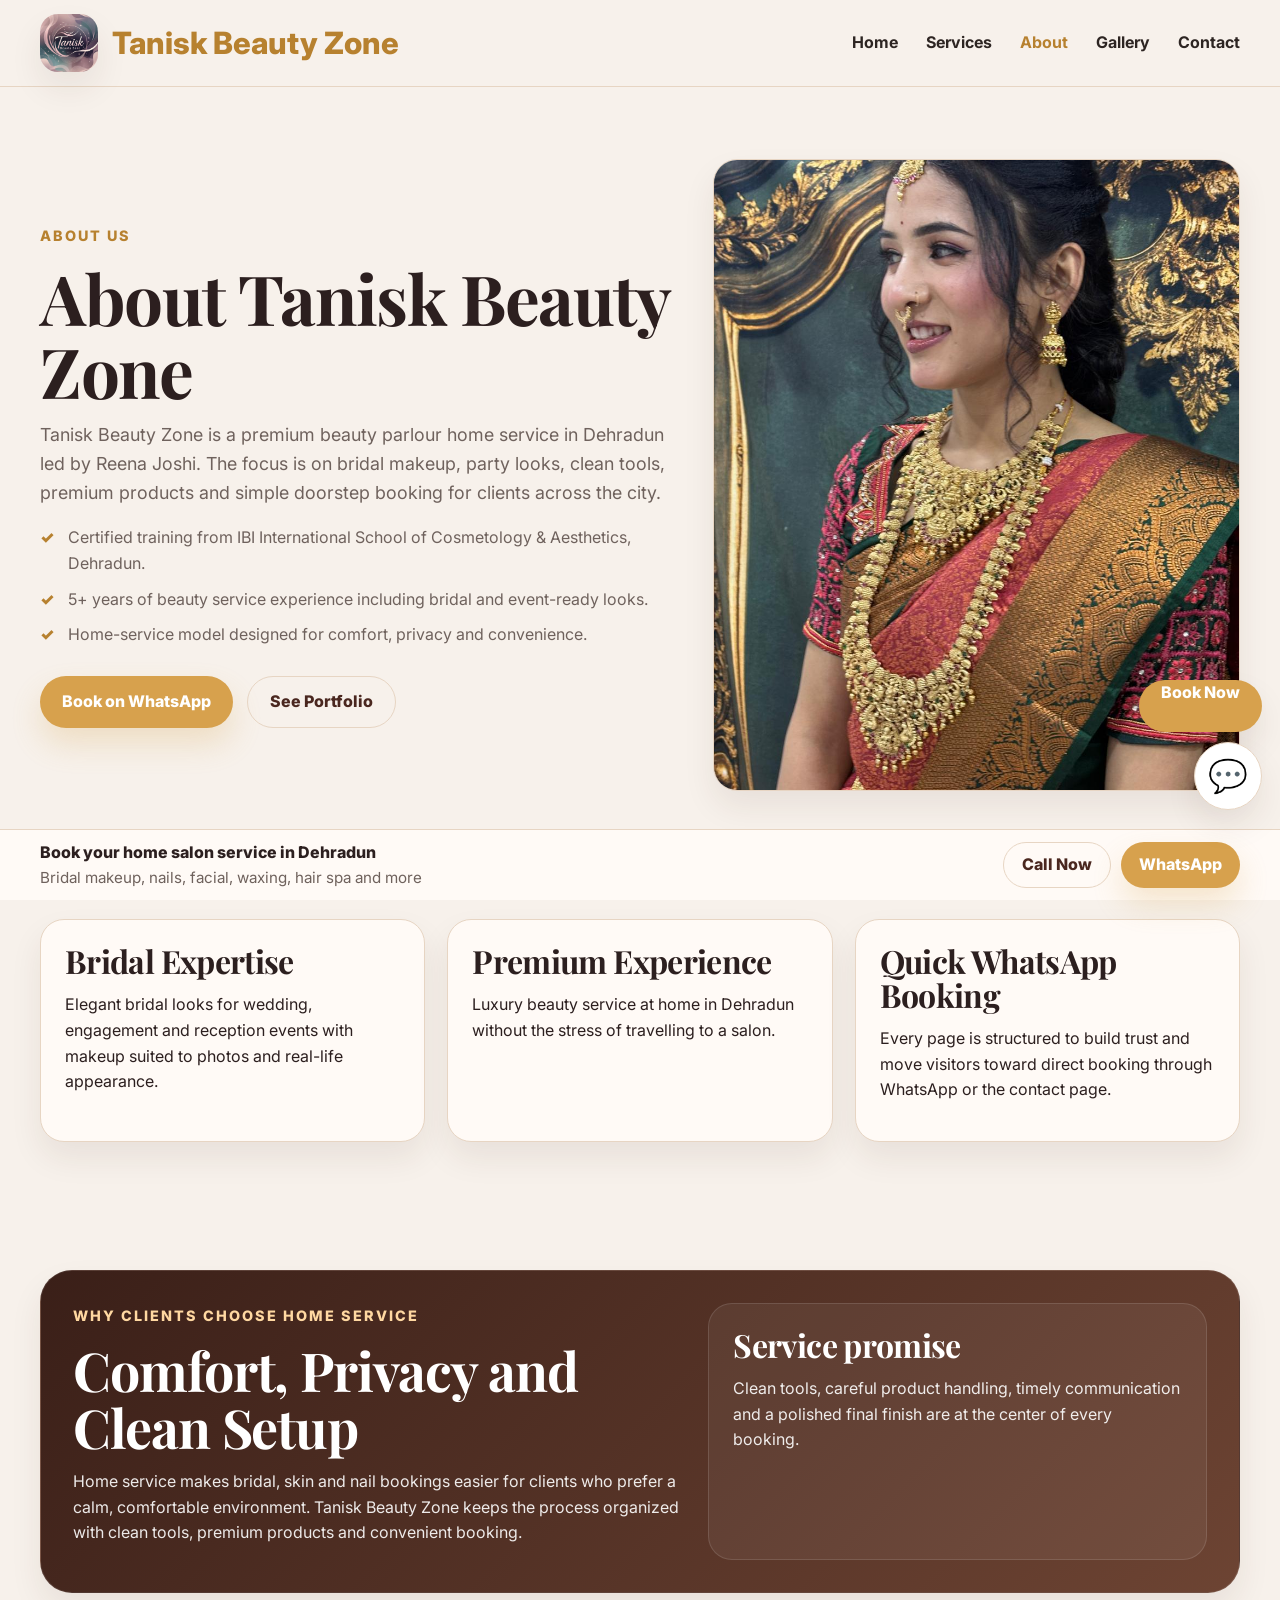
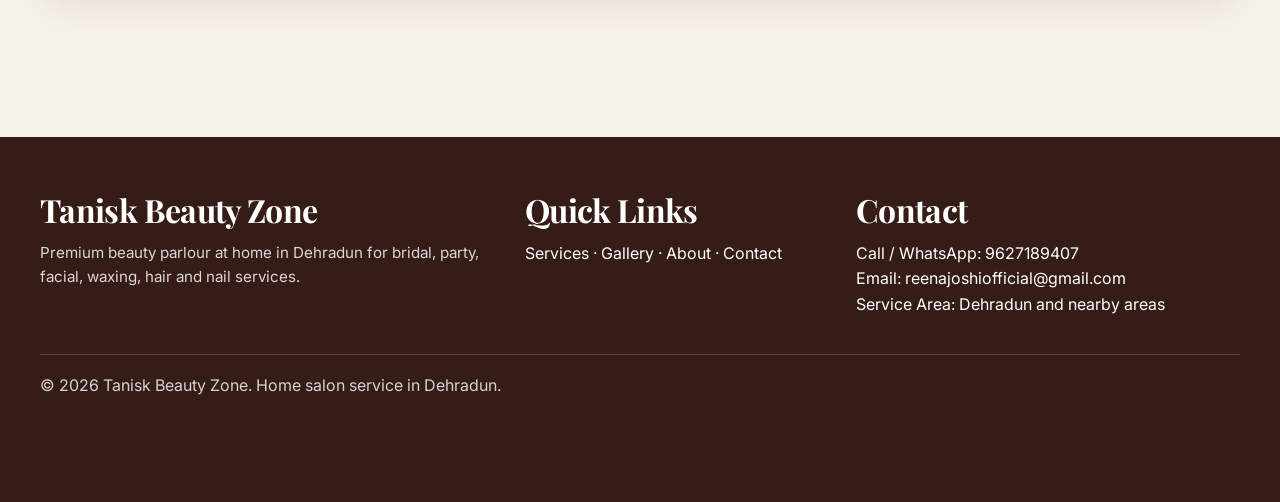
<file: about.html>
<!DOCTYPE html>
<html lang="en">
<head>
  <meta charset="UTF-8">
  <meta name="viewport" content="width=device-width, initial-scale=1.0">
  <title>About Tanisk Beauty Zone | Home Beauty Service in Dehradun</title>
  <meta name="description" content="Learn about Tanisk Beauty Zone, Reena Joshi, certified training, 5+ years experience and premium beauty parlour home service in Dehradun.">
  <meta name="keywords" content="about Tanisk Beauty Zone, Reena Joshi, certified beautician Dehradun, home beauty service Dehradun">
  <meta name="robots" content="index, follow, max-image-preview:large">
  <link rel="canonical" href="https://taniskbeauty.in/about.html">
  <meta property="og:type" content="website">
  <meta property="og:title" content="About Tanisk Beauty Zone | Home Beauty Service in Dehradun">
  <meta property="og:description" content="Learn about Tanisk Beauty Zone, Reena Joshi, certified training, 5+ years experience and premium beauty parlour home service in Dehradun.">
  <meta property="og:url" content="https://taniskbeauty.in/about.html">
  <meta property="og:image" content="https://taniskbeauty.in/images/slider-1.jpeg">
  <meta name="twitter:card" content="summary_large_image">
  <meta name="theme-color" content="#d7a14d">
  <link rel="preconnect" href="https://fonts.googleapis.com">
  <link rel="preconnect" href="https://fonts.gstatic.com" crossorigin>
  <link href="https://fonts.googleapis.com/css2?family=Inter:wght@400;500;600;700;800;900&family=Playfair+Display:wght@600;700;800;900&display=swap" rel="stylesheet">
  <link rel="stylesheet" href="assets/style.css">
  <script type="application/ld+json">
  {
    "@context":"https://schema.org",
    "@type":"BeautySalon",
    "name":"Tanisk Beauty Zone",
    "description":"Premium beauty parlour at home in Dehradun for bridal makeup, party makeup, facials, waxing, manicure, pedicure, nail extension and hair spa.",
    "telephone":"+91-9627189407",
    "email":"reenajoshiofficial@gmail.com",
    "url":"https://taniskbeauty.in/",
    "image":"https://taniskbeauty.in/images/logo.jpeg",
    "logo":"https://taniskbeauty.in/images/logo.jpeg",
    "priceRange":"₹₹",
    "areaServed":{"@type":"City","name":"Dehradun"},
    "address":{"@type":"PostalAddress","addressLocality":"Dehradun","addressRegion":"Uttarakhand","addressCountry":"IN"},
    "sameAs":["https://g.page/r/CXUpmQvVoq_kEBM/review","https://www.google.com/search?q=Tanisk+Beauty+Zone+Dehradun"],
    "serviceType":[
      "Bridal Makeup at Home","Party Makeup at Home","Engagement Makeup at Home",
      "Facial at Home","Cleanup at Home","Waxing at Home","Nail Extension at Home",
      "Manicure at Home","Pedicure at Home","Hair Spa at Home","Hair Color at Home"
    ]
  }
  </script>
  
</head>
<body class="about">
  
<header class="header">
  <div class="container">
    <div class="header-inner">
      <a class="brand" href="index.html" aria-label="Tanisk Beauty Zone home">
        <img src="images/logo.jpeg" alt="Tanisk Beauty Zone logo">
        <div class="brand-text">Tanisk Beauty Zone</div>
      </a>
      <nav class="nav" aria-label="Primary"><a class="" href="index.html">Home</a><a class="" href="services.html">Services</a><a class="active" href="about.html">About</a><a class="" href="gallery.html">Gallery</a><a class="" href="contact.html">Contact</a></nav>
      <button class="menu-btn" aria-label="Open menu" aria-expanded="false">☰</button>
    </div>
    <div class="mobile-nav" aria-label="Mobile menu"><a href="index.html">Home</a><a href="services.html">Services</a><a href="about.html">About</a><a href="gallery.html">Gallery</a><a href="contact.html">Contact</a></div>
  </div>
</header>

  <main>
<section class="section">
  <div class="container split">
    <div>
      <div class="eyebrow">About Us</div>
      <h1>About Tanisk Beauty Zone</h1>
      <p class="lead">Tanisk Beauty Zone is a premium beauty parlour home service in Dehradun led by Reena Joshi. The focus is on bridal makeup, party looks, clean tools, premium products and simple doorstep booking for clients across the city.</p>
      <ul class="list-check">
        <li>Certified training from IBI International School of Cosmetology & Aesthetics, Dehradun.</li>
        <li>5+ years of beauty service experience including bridal and event-ready looks.</li>
        <li>Home-service model designed for comfort, privacy and convenience.</li>
      </ul>
      <div class="cta-row">
        <a class="btn btn-primary" href="https://wa.me/919627189407?text=Hello%20Tanisk%20Beauty%20Zone%2C%20I%20want%20to%20book%20a%20home%20salon%20service%20in%20Dehradun.">Book on WhatsApp</a>
        <a class="btn btn-outline" href="gallery.html">See Portfolio</a>
      </div>
    </div>
    <div class="card"><img src="images/slider-3.jpeg" alt="Reena Joshi bridal makeup work by Tanisk Beauty Zone" style="aspect-ratio:4/4.8;object-fit:cover"></div>
  </div>
</section>

<section class="section-tight">
  <div class="container grid grid-3">
    <div class="card"><div class="card-body"><h3>Bridal Expertise</h3><p>Elegant bridal looks for wedding, engagement and reception events with makeup suited to photos and real-life appearance.</p></div></div>
    <div class="card"><div class="card-body"><h3>Premium Experience</h3><p>Luxury beauty service at home in Dehradun without the stress of travelling to a salon.</p></div></div>
    <div class="card"><div class="card-body"><h3>Quick WhatsApp Booking</h3><p>Every page is structured to build trust and move visitors toward direct booking through WhatsApp or the contact page.</p></div></div>
  </div>
</section>

<section class="section">
  <div class="container highlight">
    <div class="highlight-grid">
      <div>
        <div class="eyebrow" style="color:#ffd8a1">Why clients choose home service</div>
        <h2>Comfort, Privacy and Clean Setup</h2>
        <p>Home service makes bridal, skin and nail bookings easier for clients who prefer a calm, comfortable environment. Tanisk Beauty Zone keeps the process organized with clean tools, premium products and convenient booking.</p>
      </div>
      <div class="highlight-mini">
        <h3>Service promise</h3>
        <p>Clean tools, careful product handling, timely communication and a polished final finish are at the center of every booking.</p>
      </div>
    </div>
  </div>
</section>
</main>
  
<footer class="footer">
  <div class="container">
    <div class="footer-grid">
      <div>
        <h3>Tanisk Beauty Zone</h3>
        <p class="small">Premium beauty parlour at home in Dehradun for bridal, party, facial, waxing, hair and nail services.</p>
      </div>
      <div>
        <h3>Quick Links</h3>
        <p><a href="services.html">Services</a> · <a href="gallery.html">Gallery</a> · <a href="about.html">About</a> · <a href="contact.html">Contact</a></p>
      </div>
      <div>
        <h3>Contact</h3>
        <p>Call / WhatsApp: <a href="tel:+919627189407">9627189407</a><br>Email: <a href="mailto:reenajoshiofficial@gmail.com">reenajoshiofficial@gmail.com</a><br>Service Area: Dehradun and nearby areas</p>
      </div>
    </div>
    <div class="footer-bottom">© 2026 Tanisk Beauty Zone. Home salon service in Dehradun.</div>
  </div>
</footer>

  
<div class="modal" id="bookingModal" aria-hidden="true">
  <div class="modal-card">
    <div class="modal-head">
      <div>
        <div class="eyebrow">Quick Booking</div>
        <h3>Book your home salon service</h3>
        <p class="small">Fill a few details and continue on WhatsApp.</p>
      </div>
      <button class="close-btn" id="closeModal" aria-label="Close">✕</button>
    </div>
    <div class="modal-body">
      <form id="bookingForm">
        <div class="form-grid">
          <div>
            <label for="nameInput">Your Name</label>
            <input id="nameInput" type="text" placeholder="Enter your name">
          </div>
          <div>
            <label for="phoneInput">Phone Number</label>
            <input id="phoneInput" type="tel" placeholder="Enter your phone number">
          </div>
          <div>
            <label for="serviceInput">Service</label>
            <input id="serviceInput" type="text" placeholder="Bridal Makeup, Nail Extension, Facial...">
          </div>
          <div>
            <label for="dateInput">Preferred Date</label>
            <input id="dateInput" type="date">
          </div>
        </div>
        <div style="margin-top:16px">
          <label for="areaInput">Area / Address</label>
          <input id="areaInput" type="text" placeholder="Your area in Dehradun">
        </div>
        <div style="margin-top:16px">
          <label for="noteInput">Extra Details</label>
          <textarea id="noteInput" placeholder="Any time preference, package, or special requirement"></textarea>
        </div>
        <div class="note" style="margin:16px 0 18px">Best for quick response: after submitting, your WhatsApp will open with all details prefilled.</div>
        <div class="cta-row">
          <button class="btn btn-primary" type="submit">Continue on WhatsApp</button>
          <button class="btn btn-outline" type="button" id="cancelModal">Cancel</button>
        </div>
      </form>
    </div>
  </div>
</div>

  <a class="float-book desktop-only" href="#" data-book="Home Salon Service">Book Now</a>
  <a class="float-whatsapp" href="https://wa.me/919627189407?text=Hello%20Tanisk%20Beauty%20Zone%2C%20I%20want%20to%20book%20a%20home%20salon%20service%20in%20Dehradun." aria-label="WhatsApp booking">💬</a>
  
<div class="sticky-mobile">
  <div class="container">
    <div class="sticky-inner">
      <div class="sticky-copy">
        <div style="font-weight:800">Book your home salon service in Dehradun</div>
        <div class="small">Bridal makeup, nails, facial, waxing, hair spa and more</div>
      </div>
      <div class="sticky-actions">
        <a class="btn btn-outline" href="tel:+919627189407">Call Now</a>
        <a class="btn btn-primary" href="https://wa.me/919627189407?text=Hello%20Tanisk%20Beauty%20Zone%2C%20I%20want%20to%20book%20a%20home%20salon%20service%20in%20Dehradun.">WhatsApp</a>
      </div>
    </div>
  </div>
</div>

  <script src="assets/script.js"></script>
</body>
</html>
</file>
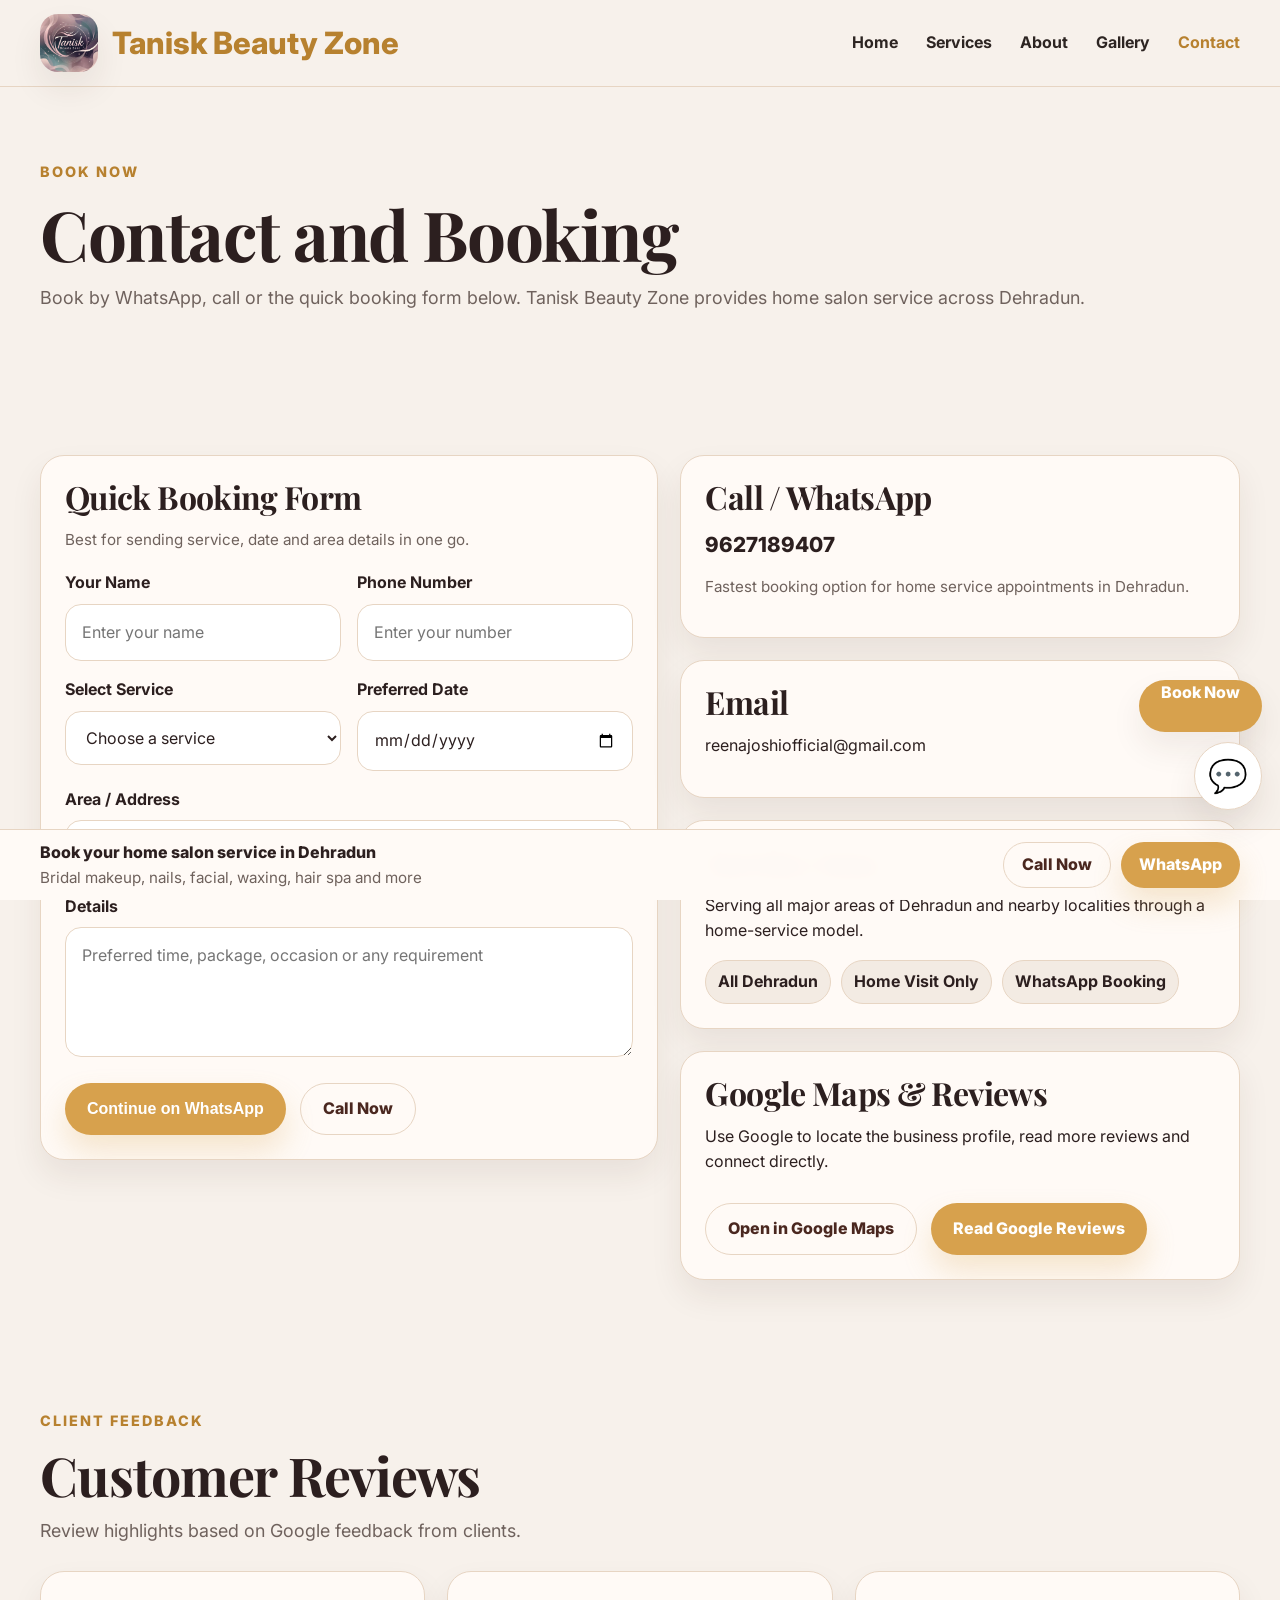
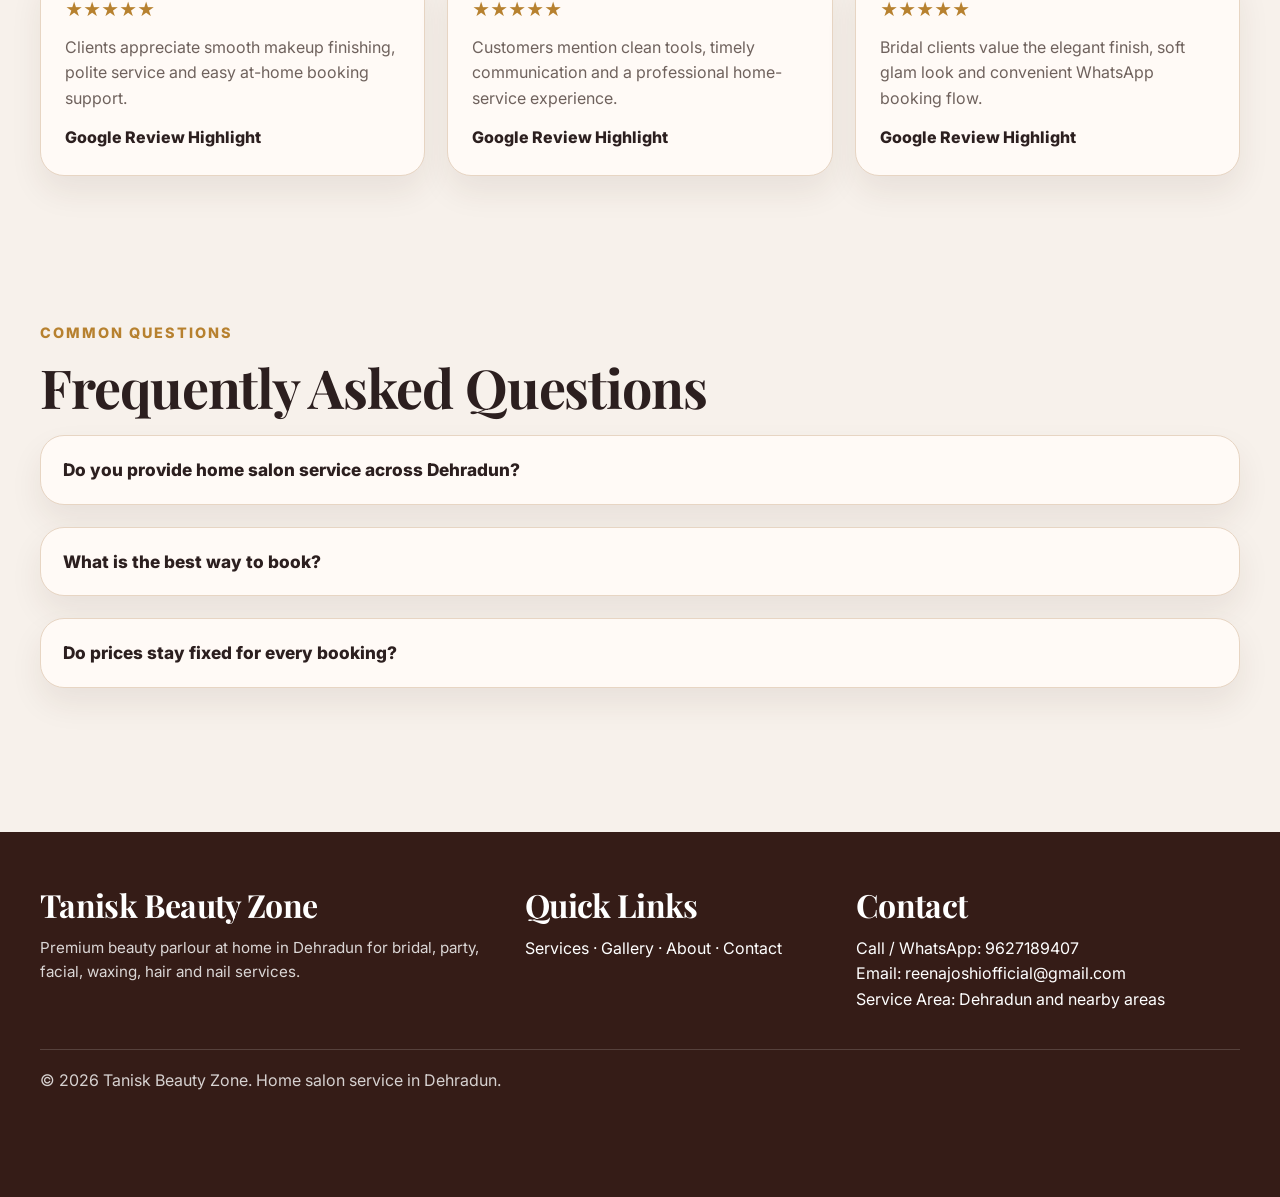
<file: contact.html>
<!DOCTYPE html>
<html lang="en">
<head>
  <meta charset="UTF-8">
  <meta name="viewport" content="width=device-width, initial-scale=1.0">
<meta name="author" content="Tanisk Beauty Zone">
<meta name="theme-color" content="#d8a25e">
  <title>Contact Beauty Parlour at Home in Dehradun | Tanisk Beauty Zone</title>
  <meta name="description" content="Contact Tanisk Beauty Zone for beauty parlour at home in Dehradun. Book bridal makeup, facial, waxing, manicure, pedicure, hair spa and nail extension through WhatsApp or phone.">
  <meta name="keywords" content="contact beauty parlour at home Dehradun, WhatsApp booking Dehradun, bridal makeup booking Dehradun, facial at home Dehradun, nail extension at home Dehradun">
  <meta name="robots" content="index, follow, max-image-preview:large">
  <link rel="canonical" href="https://taniskbeauty.in/contact.html">
  <meta property="og:type" content="website">
  <meta property="og:title" content="Contact and Booking | Tanisk Beauty Zone Dehradun">
  <meta property="og:description" content="Contact Tanisk Beauty Zone for bridal makeup, facial, nail extension and other home salon services in Dehradun. Book on WhatsApp or call directly.">
  <meta property="og:url" content="https://taniskbeauty.in/contact.html">
  <meta property="og:image" content="https://taniskbeauty.in/images/slider-1.jpeg">
  <meta name="twitter:card" content="summary_large_image">
  <meta name="theme-color" content="#d7a14d">
  <link rel="preconnect" href="https://fonts.googleapis.com">
  <link rel="preconnect" href="https://fonts.gstatic.com" crossorigin>
  <link href="https://fonts.googleapis.com/css2?family=Inter:wght@400;500;600;700;800;900&family=Playfair+Display:wght@600;700;800;900&display=swap" rel="stylesheet">
  <link rel="stylesheet" href="assets/style.css">
  <script type="application/ld+json">
  {
    "@context":"https://schema.org",
    "@type":"BeautySalon",
    "name":"Tanisk Beauty Zone",
    "description":"Premium beauty parlour at home in Dehradun for bridal makeup, party makeup, facials, waxing, manicure, pedicure, nail extension and hair spa.",
    "telephone":"+91-9627189407",
    "email":"reenajoshiofficial@gmail.com",
    "url":"https://taniskbeauty.in/",
    "image":"https://taniskbeauty.in/images/logo.jpeg",
    "logo":"https://taniskbeauty.in/images/logo.jpeg",
    "priceRange":"₹₹",
    "areaServed":{"@type":"City","name":"Dehradun"},
    "address":{"@type":"PostalAddress","addressLocality":"Dehradun","addressRegion":"Uttarakhand","addressCountry":"IN"},
    "sameAs":["https://g.page/r/CXUpmQvVoq_kEBM/review","https://www.google.com/search?q=Tanisk+Beauty+Zone+Dehradun"],
    "serviceType":[
      "Bridal Makeup at Home","Party Makeup at Home","Engagement Makeup at Home",
      "Facial at Home","Cleanup at Home","Waxing at Home","Nail Extension at Home",
      "Manicure at Home","Pedicure at Home","Hair Spa at Home","Hair Color at Home"
    ]
  }
  </script>
  
<script type="application/ld+json">
{
  "@context":"https://schema.org",
  "@type":"FAQPage",
  "mainEntity":[
    {"@type":"Question","name":"Do you provide beauty parlour home service in all Dehradun areas?","acceptedAnswer":{"@type":"Answer","text":"Yes, Tanisk Beauty Zone provides home salon services across Dehradun and nearby areas depending on slot availability."}},
    {"@type":"Question","name":"How do I book a service?","acceptedAnswer":{"@type":"Answer","text":"You can book by WhatsApp, by phone call, or by using the booking form on the contact page."}},
    {"@type":"Question","name":"Which services are available at home?","acceptedAnswer":{"@type":"Answer","text":"Popular home services include bridal makeup, party makeup, engagement makeup, facials, cleanup, waxing, manicure, pedicure, nail extension, hair spa and hair color."}}
  ]
}
</script>

</head>
<body class="contact">
  
<header class="header">
  <div class="container">
    <div class="header-inner">
      <a class="brand" href="index.html" aria-label="Tanisk Beauty Zone home">
        <img src="images/logo.jpeg" alt="Tanisk Beauty Zone logo">
        <div class="brand-text">Tanisk Beauty Zone</div>
      </a>
      <nav class="nav" aria-label="Primary"><a class="" href="index.html">Home</a><a class="" href="services.html">Services</a><a class="" href="about.html">About</a><a class="" href="gallery.html">Gallery</a><a class="active" href="contact.html">Contact</a></nav>
      <button class="menu-btn" aria-label="Open menu" aria-expanded="false">☰</button>
    </div>
    <div class="mobile-nav" aria-label="Mobile menu"><a href="index.html">Home</a><a href="services.html">Services</a><a href="about.html">About</a><a href="gallery.html">Gallery</a><a href="contact.html">Contact</a></div>
  </div>
</header>

  <main>
<section class="section">
  <div class="container">
    <div class="eyebrow">Book Now</div>
    <h1>Contact and Booking</h1>
    <p class="lead">Book by WhatsApp, call or the quick booking form below. Tanisk Beauty Zone provides home salon service across Dehradun.</p>
  </div>
</section>

<section class="section-tight">
  <div class="container contact-grid">
    <div class="card">
      <div class="card-body">
        <h3>Quick Booking Form</h3>
        <div class="small">Best for sending service, date and area details in one go.</div>
        <form id="bookingFormPage" style="margin-top:18px">
          <div class="form-grid">
            <div><label for="cname">Your Name</label><input id="cname" type="text" placeholder="Enter your name"></div>
            <div><label for="cphone">Phone Number</label><input id="cphone" type="tel" placeholder="Enter your number"></div>
            <div><label for="cservice">Select Service</label><select id="cservice"><option value="">Choose a service</option><option>Bridal Makeup</option><option>Party Makeup</option><option>Facial / Cleanup</option><option>Waxing</option><option>Nail Extension</option><option>Manicure / Pedicure</option><option>Hair Spa</option></select></div>
            <div><label for="cdate">Preferred Date</label><input id="cdate" type="date"></div>
          </div>
          <div style="margin-top:16px"><label for="carea">Area / Address</label><input id="carea" type="text" placeholder="Your area in Dehradun"></div>
          <div style="margin-top:16px"><label for="cnote">Details</label><textarea id="cnote" placeholder="Preferred time, package, occasion or any requirement"></textarea></div>
          <div class="cta-row" style="margin-top:18px">
            <button class="btn btn-primary" type="submit">Continue on WhatsApp</button>
            <a class="btn btn-outline" href="tel:+919627189407">Call Now</a>
          </div>
        </form>
      </div>
    </div>
    <div class="grid">
      <div class="card"><div class="card-body"><h3>Call / WhatsApp</h3><p><a href="tel:+919627189407" style="font-size:1.3rem;font-weight:800">9627189407</a></p><p class="small">Fastest booking option for home service appointments in Dehradun.</p></div></div>
      <div class="card"><div class="card-body"><h3>Email</h3><p><a href="mailto:reenajoshiofficial@gmail.com">reenajoshiofficial@gmail.com</a></p></div></div>
      <div class="card"><div class="card-body"><h3>Service Area</h3><p>Serving all major areas of Dehradun and nearby localities through a home-service model.</p><div class="service-area-badges"><span>All Dehradun</span><span>Home Visit Only</span><span>WhatsApp Booking</span></div></div></div>
      <div class="card"><div class="card-body"><h3>Google Maps & Reviews</h3><p>Use Google to locate the business profile, read more reviews and connect directly.</p><div class="cta-row"><a class="btn btn-outline" data-google-profile href="https://www.google.com/search?q=Tanisk+Beauty+Zone+Dehradun">Open in Google Maps</a><a class="btn btn-primary" data-google-reviews href="https://g.page/r/CXUpmQvVoq_kEBM/review">Read Google Reviews</a></div></div></div>
    </div>
  </div>
</section>

<section class="section">
  <div class="container">
    <div class="eyebrow">Client Feedback</div>
    <h2>Customer Reviews</h2>
    <p class="lead">Review highlights based on Google feedback from clients.</p>
    <div class="grid grid-3" style="margin-top:26px">
      <div class="card review-card"><div class="card-body"><div class="review-stars">★★★★★</div><p>Clients appreciate smooth makeup finishing, polite service and easy at-home booking support.</p><div style="font-weight:800;margin-top:14px">Google Review Highlight</div></div></div>
      <div class="card review-card"><div class="card-body"><div class="review-stars">★★★★★</div><p>Customers mention clean tools, timely communication and a professional home-service experience.</p><div style="font-weight:800;margin-top:14px">Google Review Highlight</div></div></div>
      <div class="card review-card"><div class="card-body"><div class="review-stars">★★★★★</div><p>Bridal clients value the elegant finish, soft glam look and convenient WhatsApp booking flow.</p><div style="font-weight:800;margin-top:14px">Google Review Highlight</div></div></div>
    </div>
  </div>
</section>

<section class="section">
  <div class="container">
    <div class="eyebrow">Common Questions</div>
    <h2>Frequently Asked Questions</h2>
    <div class="grid" style="margin-top:20px">
      <details class="card faq-item"><summary>Do you provide home salon service across Dehradun?</summary><p>Yes. Tanisk Beauty Zone accepts home bookings across Dehradun and nearby areas based on date and slot availability.</p></details>
      <details class="card faq-item"><summary>What is the best way to book?</summary><p>WhatsApp is the fastest booking option. You can also call directly or submit the form above and continue on WhatsApp.</p></details>
      <details class="card faq-item"><summary>Do prices stay fixed for every booking?</summary><p>Website prices are starting prices. Final charges can vary by service detail, look requirement and travel or timing conditions.</p></details>
    </div>
  </div>
</section>

<script>
document.addEventListener("DOMContentLoaded", function() {
  const form = document.getElementById("bookingFormPage");
  if(!form) return;
  form.addEventListener("submit", function(e) {
    e.preventDefault();
    const name = document.getElementById("cname").value.trim();
    const phone = document.getElementById("cphone").value.trim();
    const service = document.getElementById("cservice").value.trim();
    const date = document.getElementById("cdate").value;
    const area = document.getElementById("carea").value.trim();
    const note = document.getElementById("cnote").value.trim();
    const lines = [
      "Hello Tanisk Beauty Zone, I want to book a home salon service in Dehradun.",
      service ? "Service: " + service : "",
      name ? "Name: " + name : "",
      phone ? "Phone: " + phone : "",
      date ? "Preferred Date: " + date : "",
      area ? "Area: " + area : "",
      note ? "Details: " + note : ""
    ].filter(Boolean);
    const url = "https://wa.me/919627189407?text=" + encodeURIComponent(lines.join("\n"));
    window.open(url, "_blank");
  });
});
</script>
</main>
  
<footer class="footer">
  <div class="container">
    <div class="footer-grid">
      <div>
        <h3>Tanisk Beauty Zone</h3>
        <p class="small">Premium beauty parlour at home in Dehradun for bridal, party, facial, waxing, hair and nail services.</p>
      </div>
      <div>
        <h3>Quick Links</h3>
        <p><a href="services.html">Services</a> · <a href="gallery.html">Gallery</a> · <a href="about.html">About</a> · <a href="contact.html">Contact</a></p>
      </div>
      <div>
        <h3>Contact</h3>
        <p>Call / WhatsApp: <a href="tel:+919627189407">9627189407</a><br>Email: <a href="mailto:reenajoshiofficial@gmail.com">reenajoshiofficial@gmail.com</a><br>Service Area: Dehradun and nearby areas</p>
      </div>
    </div>
    <div class="footer-bottom">© 2026 Tanisk Beauty Zone. Home salon service in Dehradun.</div>
  </div>
</footer>

  
<div class="modal" id="bookingModal" aria-hidden="true">
  <div class="modal-card">
    <div class="modal-head">
      <div>
        <div class="eyebrow">Quick Booking</div>
        <h3>Book your home salon service</h3>
        <p class="small">Fill a few details and continue on WhatsApp.</p>
      </div>
      <button class="close-btn" id="closeModal" aria-label="Close">✕</button>
    </div>
    <div class="modal-body">
      <form id="bookingForm">
        <div class="form-grid">
          <div>
            <label for="nameInput">Your Name</label>
            <input id="nameInput" type="text" placeholder="Enter your name">
          </div>
          <div>
            <label for="phoneInput">Phone Number</label>
            <input id="phoneInput" type="tel" placeholder="Enter your phone number">
          </div>
          <div>
            <label for="serviceInput">Service</label>
            <input id="serviceInput" type="text" placeholder="Bridal Makeup, Nail Extension, Facial...">
          </div>
          <div>
            <label for="dateInput">Preferred Date</label>
            <input id="dateInput" type="date">
          </div>
        </div>
        <div style="margin-top:16px">
          <label for="areaInput">Area / Address</label>
          <input id="areaInput" type="text" placeholder="Your area in Dehradun">
        </div>
        <div style="margin-top:16px">
          <label for="noteInput">Extra Details</label>
          <textarea id="noteInput" placeholder="Any time preference, package, or special requirement"></textarea>
        </div>
        <div class="note" style="margin:16px 0 18px">Best for quick response: after submitting, your WhatsApp will open with all details prefilled.</div>
        <div class="cta-row">
          <button class="btn btn-primary" type="submit">Continue on WhatsApp</button>
          <button class="btn btn-outline" type="button" id="cancelModal">Cancel</button>
        </div>
      </form>
    </div>
  </div>
</div>

  <a class="float-book desktop-only" href="#" data-book="Home Salon Service">Book Now</a>
  <a class="float-whatsapp" href="https://wa.me/919627189407?text=Hello%20Tanisk%20Beauty%20Zone%2C%20I%20want%20to%20book%20a%20home%20salon%20service%20in%20Dehradun." aria-label="WhatsApp booking">💬</a>
  
<div class="sticky-mobile">
  <div class="container">
    <div class="sticky-inner">
      <div class="sticky-copy">
        <div style="font-weight:800">Book your home salon service in Dehradun</div>
        <div class="small">Bridal makeup, nails, facial, waxing, hair spa and more</div>
      </div>
      <div class="sticky-actions">
        <a class="btn btn-outline" href="tel:+919627189407">Call Now</a>
        <a class="btn btn-primary" href="https://wa.me/919627189407?text=Hello%20Tanisk%20Beauty%20Zone%2C%20I%20want%20to%20book%20a%20home%20salon%20service%20in%20Dehradun.">WhatsApp</a>
      </div>
    </div>
  </div>
</div>

  <script src="assets/script.js"></script>
</body>
</html>
</file>
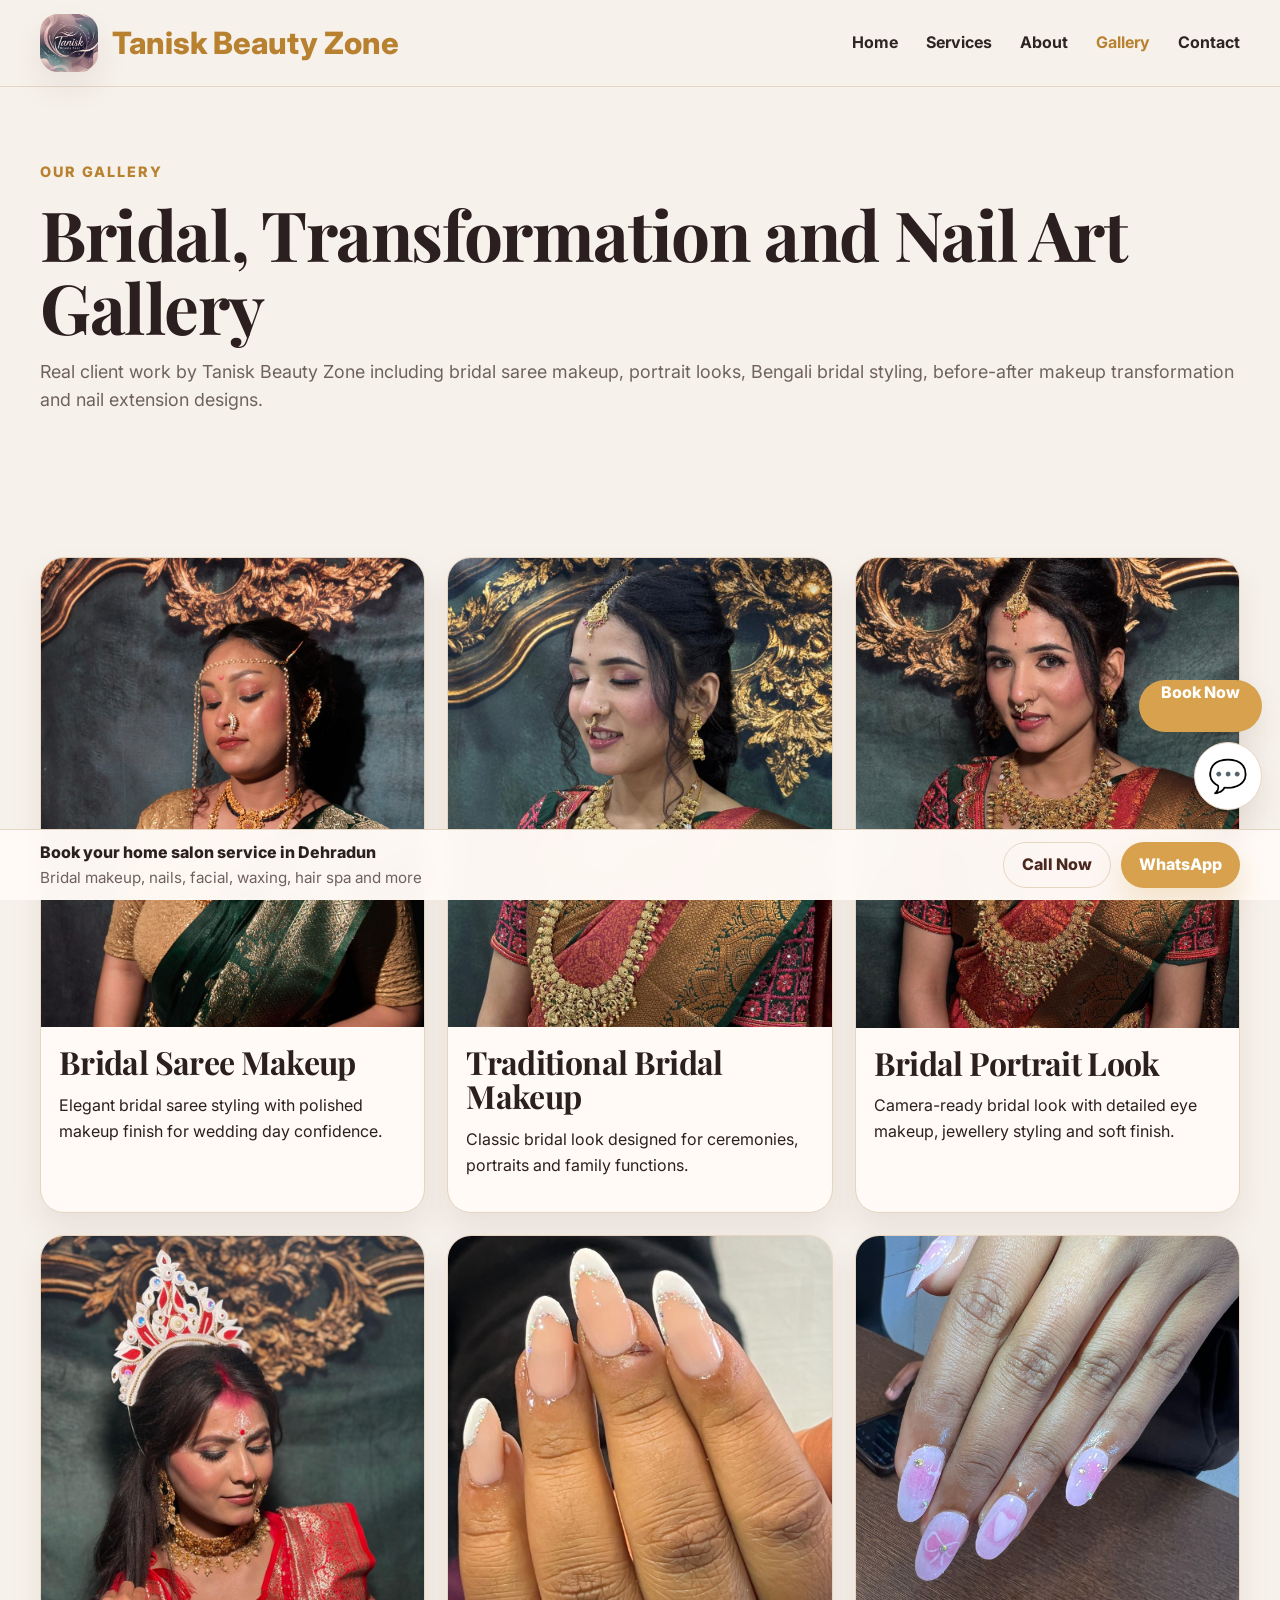
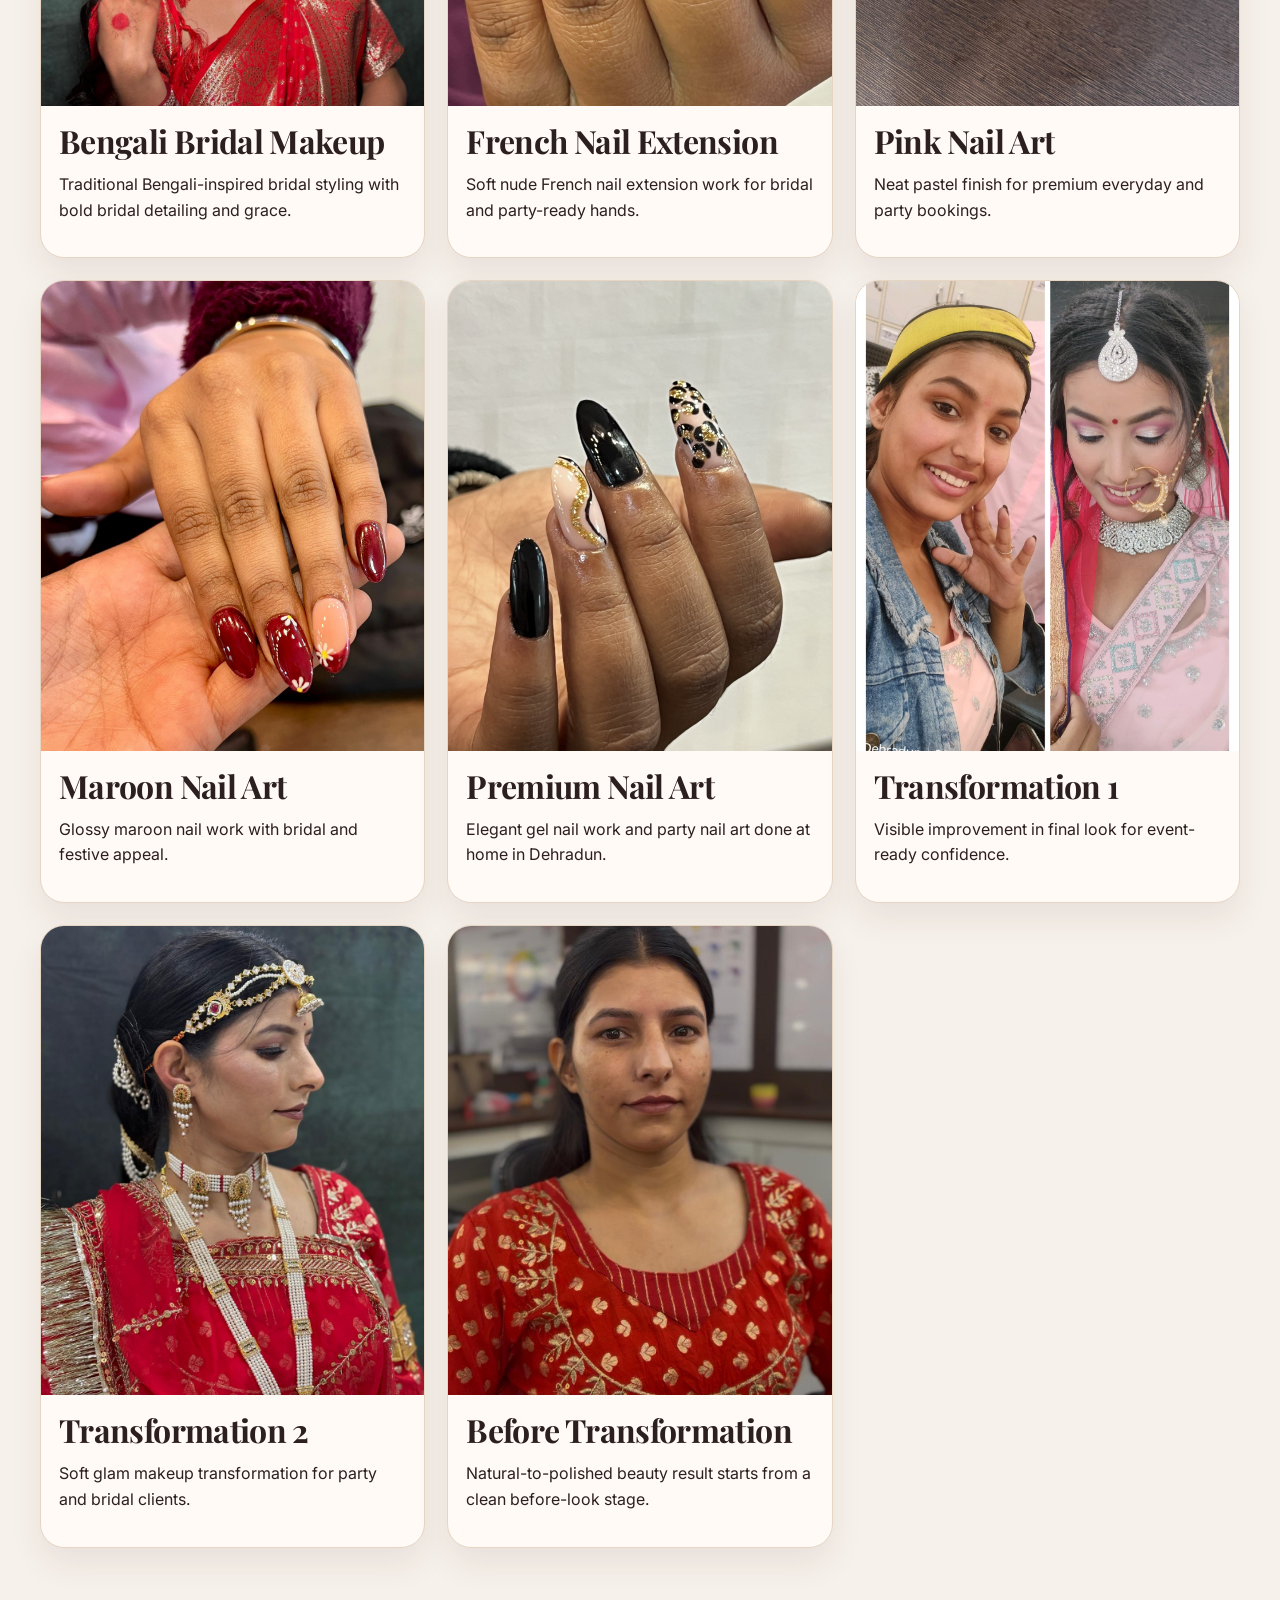
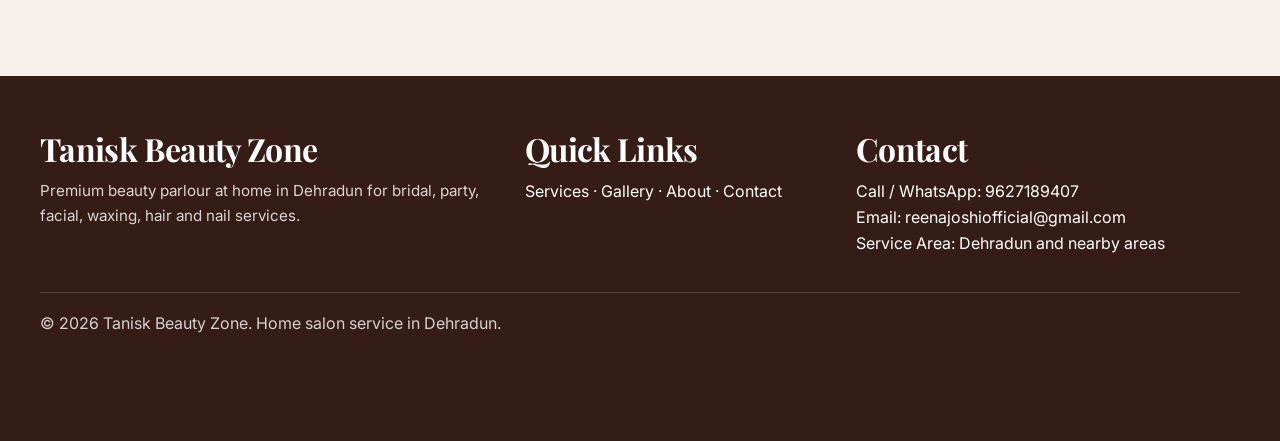
<file: gallery.html>
<!DOCTYPE html>
<html lang="en">
<head>
  <meta charset="UTF-8">
  <meta name="viewport" content="width=device-width, initial-scale=1.0">
<meta name="author" content="Tanisk Beauty Zone">
<meta name="theme-color" content="#d8a25e">
  <title>Bridal Makeup & Nail Art Gallery Dehradun | Tanisk Beauty Zone</title>
  <meta name="description" content="See bridal makeup, before after transformation, Bengali bridal makeup, French nail extension and nail art by Tanisk Beauty Zone in Dehradun.">
  <meta name="keywords" content="bridal makeup gallery Dehradun, before after makeup Dehradun, Bengali bridal makeup Dehradun, nail extension at home Dehradun, nail art home service Dehradun">
  <meta name="robots" content="index, follow, max-image-preview:large">
  <link rel="canonical" href="https://taniskbeauty.in/gallery.html">
  <meta property="og:type" content="website">
  <meta property="og:title" content="Gallery | Bridal Makeup and Nail Art in Dehradun | Tanisk Beauty Zone">
  <meta property="og:description" content="View bridal makeup, Bengali bridal, before-after transformations and nail extension work by Tanisk Beauty Zone in Dehradun.">
  <meta property="og:url" content="https://taniskbeauty.in/gallery.html">
  <meta property="og:image" content="https://taniskbeauty.in/images/slider-1.jpeg">
  <meta name="twitter:card" content="summary_large_image">
  <meta name="theme-color" content="#d7a14d">
  <link rel="preconnect" href="https://fonts.googleapis.com">
  <link rel="preconnect" href="https://fonts.gstatic.com" crossorigin>
  <link href="https://fonts.googleapis.com/css2?family=Inter:wght@400;500;600;700;800;900&family=Playfair+Display:wght@600;700;800;900&display=swap" rel="stylesheet">
  <link rel="stylesheet" href="assets/style.css">
  <script type="application/ld+json">
  {
    "@context":"https://schema.org",
    "@type":"BeautySalon",
    "name":"Tanisk Beauty Zone",
    "description":"Premium beauty parlour at home in Dehradun for bridal makeup, party makeup, facials, waxing, manicure, pedicure, nail extension and hair spa.",
    "telephone":"+91-9627189407",
    "email":"reenajoshiofficial@gmail.com",
    "url":"https://taniskbeauty.in/",
    "image":"https://taniskbeauty.in/images/logo.jpeg",
    "logo":"https://taniskbeauty.in/images/logo.jpeg",
    "priceRange":"₹₹",
    "areaServed":{"@type":"City","name":"Dehradun"},
    "address":{"@type":"PostalAddress","addressLocality":"Dehradun","addressRegion":"Uttarakhand","addressCountry":"IN"},
    "sameAs":["https://g.page/r/CXUpmQvVoq_kEBM/review","https://www.google.com/search?q=Tanisk+Beauty+Zone+Dehradun"],
    "serviceType":[
      "Bridal Makeup at Home","Party Makeup at Home","Engagement Makeup at Home",
      "Facial at Home","Cleanup at Home","Waxing at Home","Nail Extension at Home",
      "Manicure at Home","Pedicure at Home","Hair Spa at Home","Hair Color at Home"
    ]
  }
  </script>
  
</head>
<body class="gallery">
  
<header class="header">
  <div class="container">
    <div class="header-inner">
      <a class="brand" href="index.html" aria-label="Tanisk Beauty Zone home">
        <img src="images/logo.jpeg" alt="Tanisk Beauty Zone logo">
        <div class="brand-text">Tanisk Beauty Zone</div>
      </a>
      <nav class="nav" aria-label="Primary"><a class="" href="index.html">Home</a><a class="" href="services.html">Services</a><a class="" href="about.html">About</a><a class="active" href="gallery.html">Gallery</a><a class="" href="contact.html">Contact</a></nav>
      <button class="menu-btn" aria-label="Open menu" aria-expanded="false">☰</button>
    </div>
    <div class="mobile-nav" aria-label="Mobile menu"><a href="index.html">Home</a><a href="services.html">Services</a><a href="about.html">About</a><a href="gallery.html">Gallery</a><a href="contact.html">Contact</a></div>
  </div>
</header>

  <main>
<section class="section">
  <div class="container">
    <div class="eyebrow">Our Gallery</div>
    <h1>Bridal, Transformation and Nail Art Gallery</h1>
    <p class="lead">Real client work by Tanisk Beauty Zone including bridal saree makeup, portrait looks, Bengali bridal styling, before-after makeup transformation and nail extension designs.</p>
  </div>
</section>

<section class="section-tight">
  <div class="container">
    <div class="gallery-grid">
      <article class="card gallery-card"><img src="images/gallery-1.jpeg" alt="Bridal saree makeup in Dehradun"><div class="card-body"><h3>Bridal Saree Makeup</h3><p>Elegant bridal saree styling with polished makeup finish for wedding day confidence.</p></div></article>
      <article class="card gallery-card"><img src="images/gallery-2.jpeg" alt="Traditional bridal makeup in Dehradun"><div class="card-body"><h3>Traditional Bridal Makeup</h3><p>Classic bridal look designed for ceremonies, portraits and family functions.</p></div></article>
      <article class="card gallery-card"><img src="images/gallery-3.jpeg" alt="Bridal portrait look in Dehradun"><div class="card-body"><h3>Bridal Portrait Look</h3><p>Camera-ready bridal look with detailed eye makeup, jewellery styling and soft finish.</p></div></article>
      <article class="card gallery-card"><img src="images/gallery-4.jpeg" alt="Bengali bridal makeup in Dehradun"><div class="card-body"><h3>Bengali Bridal Makeup</h3><p>Traditional Bengali-inspired bridal styling with bold bridal detailing and grace.</p></div></article>
      <article class="card gallery-card"><img src="images/gallery-5.jpeg" alt="French nail extension at home in Dehradun"><div class="card-body"><h3>French Nail Extension</h3><p>Soft nude French nail extension work for bridal and party-ready hands.</p></div></article>
      <article class="card gallery-card"><img src="images/gallery-6.jpeg" alt="Pink nail art at home in Dehradun"><div class="card-body"><h3>Pink Nail Art</h3><p>Neat pastel finish for premium everyday and party bookings.</p></div></article>
      <article class="card gallery-card"><img src="images/gallery-7.jpeg" alt="Maroon nail art at home in Dehradun"><div class="card-body"><h3>Maroon Nail Art</h3><p>Glossy maroon nail work with bridal and festive appeal.</p></div></article>
      <article class="card gallery-card"><img src="images/gallery-8.jpeg" alt="Black premium nail art at home in Dehradun"><div class="card-body"><h3>Premium Nail Art</h3><p>Elegant gel nail work and party nail art done at home in Dehradun.</p></div></article>
      <article class="card gallery-card"><img src="images/beforeafter-1.jpeg" alt="Makeup transformation in Dehradun"><div class="card-body"><h3>Transformation 1</h3><p>Visible improvement in final look for event-ready confidence.</p></div></article>
      <article class="card gallery-card"><img src="images/beforeafter-2.jpeg" alt="Bridal transformation in Dehradun"><div class="card-body"><h3>Transformation 2</h3><p>Soft glam makeup transformation for party and bridal clients.</p></div></article>
      <article class="card gallery-card"><img src="images/beforeafter-3.jpeg" alt="Before makeup look for bridal preparation"><div class="card-body"><h3>Before Transformation</h3><p>Natural-to-polished beauty result starts from a clean before-look stage.</p></div></article>
    </div>
  </div>
</section>
</main>
  
<footer class="footer">
  <div class="container">
    <div class="footer-grid">
      <div>
        <h3>Tanisk Beauty Zone</h3>
        <p class="small">Premium beauty parlour at home in Dehradun for bridal, party, facial, waxing, hair and nail services.</p>
      </div>
      <div>
        <h3>Quick Links</h3>
        <p><a href="services.html">Services</a> · <a href="gallery.html">Gallery</a> · <a href="about.html">About</a> · <a href="contact.html">Contact</a></p>
      </div>
      <div>
        <h3>Contact</h3>
        <p>Call / WhatsApp: <a href="tel:+919627189407">9627189407</a><br>Email: <a href="mailto:reenajoshiofficial@gmail.com">reenajoshiofficial@gmail.com</a><br>Service Area: Dehradun and nearby areas</p>
      </div>
    </div>
    <div class="footer-bottom">© 2026 Tanisk Beauty Zone. Home salon service in Dehradun.</div>
  </div>
</footer>

  
<div class="modal" id="bookingModal" aria-hidden="true">
  <div class="modal-card">
    <div class="modal-head">
      <div>
        <div class="eyebrow">Quick Booking</div>
        <h3>Book your home salon service</h3>
        <p class="small">Fill a few details and continue on WhatsApp.</p>
      </div>
      <button class="close-btn" id="closeModal" aria-label="Close">✕</button>
    </div>
    <div class="modal-body">
      <form id="bookingForm">
        <div class="form-grid">
          <div>
            <label for="nameInput">Your Name</label>
            <input id="nameInput" type="text" placeholder="Enter your name">
          </div>
          <div>
            <label for="phoneInput">Phone Number</label>
            <input id="phoneInput" type="tel" placeholder="Enter your phone number">
          </div>
          <div>
            <label for="serviceInput">Service</label>
            <input id="serviceInput" type="text" placeholder="Bridal Makeup, Nail Extension, Facial...">
          </div>
          <div>
            <label for="dateInput">Preferred Date</label>
            <input id="dateInput" type="date">
          </div>
        </div>
        <div style="margin-top:16px">
          <label for="areaInput">Area / Address</label>
          <input id="areaInput" type="text" placeholder="Your area in Dehradun">
        </div>
        <div style="margin-top:16px">
          <label for="noteInput">Extra Details</label>
          <textarea id="noteInput" placeholder="Any time preference, package, or special requirement"></textarea>
        </div>
        <div class="note" style="margin:16px 0 18px">Best for quick response: after submitting, your WhatsApp will open with all details prefilled.</div>
        <div class="cta-row">
          <button class="btn btn-primary" type="submit">Continue on WhatsApp</button>
          <button class="btn btn-outline" type="button" id="cancelModal">Cancel</button>
        </div>
      </form>
    </div>
  </div>
</div>

  <a class="float-book desktop-only" href="#" data-book="Home Salon Service">Book Now</a>
  <a class="float-whatsapp" href="https://wa.me/919627189407?text=Hello%20Tanisk%20Beauty%20Zone%2C%20I%20want%20to%20book%20a%20home%20salon%20service%20in%20Dehradun." aria-label="WhatsApp booking">💬</a>
  
<div class="sticky-mobile">
  <div class="container">
    <div class="sticky-inner">
      <div class="sticky-copy">
        <div style="font-weight:800">Book your home salon service in Dehradun</div>
        <div class="small">Bridal makeup, nails, facial, waxing, hair spa and more</div>
      </div>
      <div class="sticky-actions">
        <a class="btn btn-outline" href="tel:+919627189407">Call Now</a>
        <a class="btn btn-primary" href="https://wa.me/919627189407?text=Hello%20Tanisk%20Beauty%20Zone%2C%20I%20want%20to%20book%20a%20home%20salon%20service%20in%20Dehradun.">WhatsApp</a>
      </div>
    </div>
  </div>
</div>

  <script src="assets/script.js"></script>
</body>
</html>
</file>
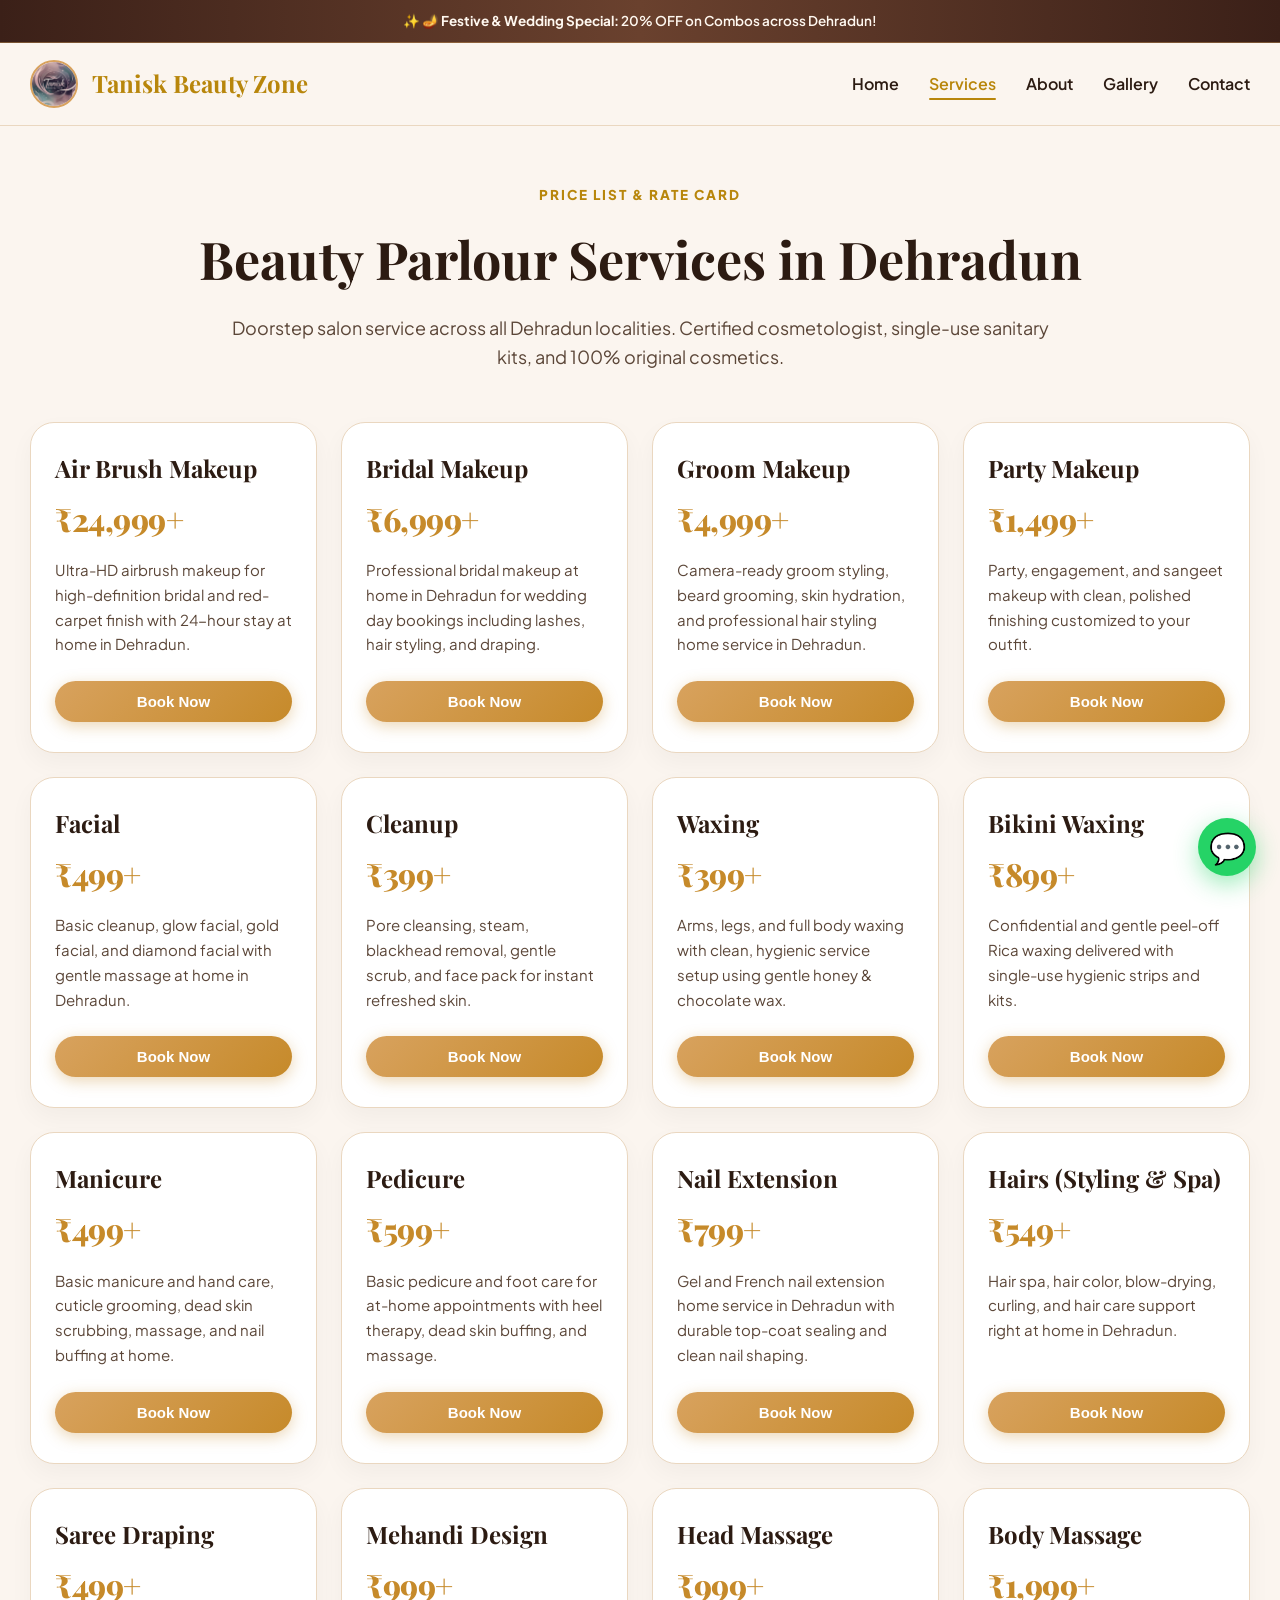
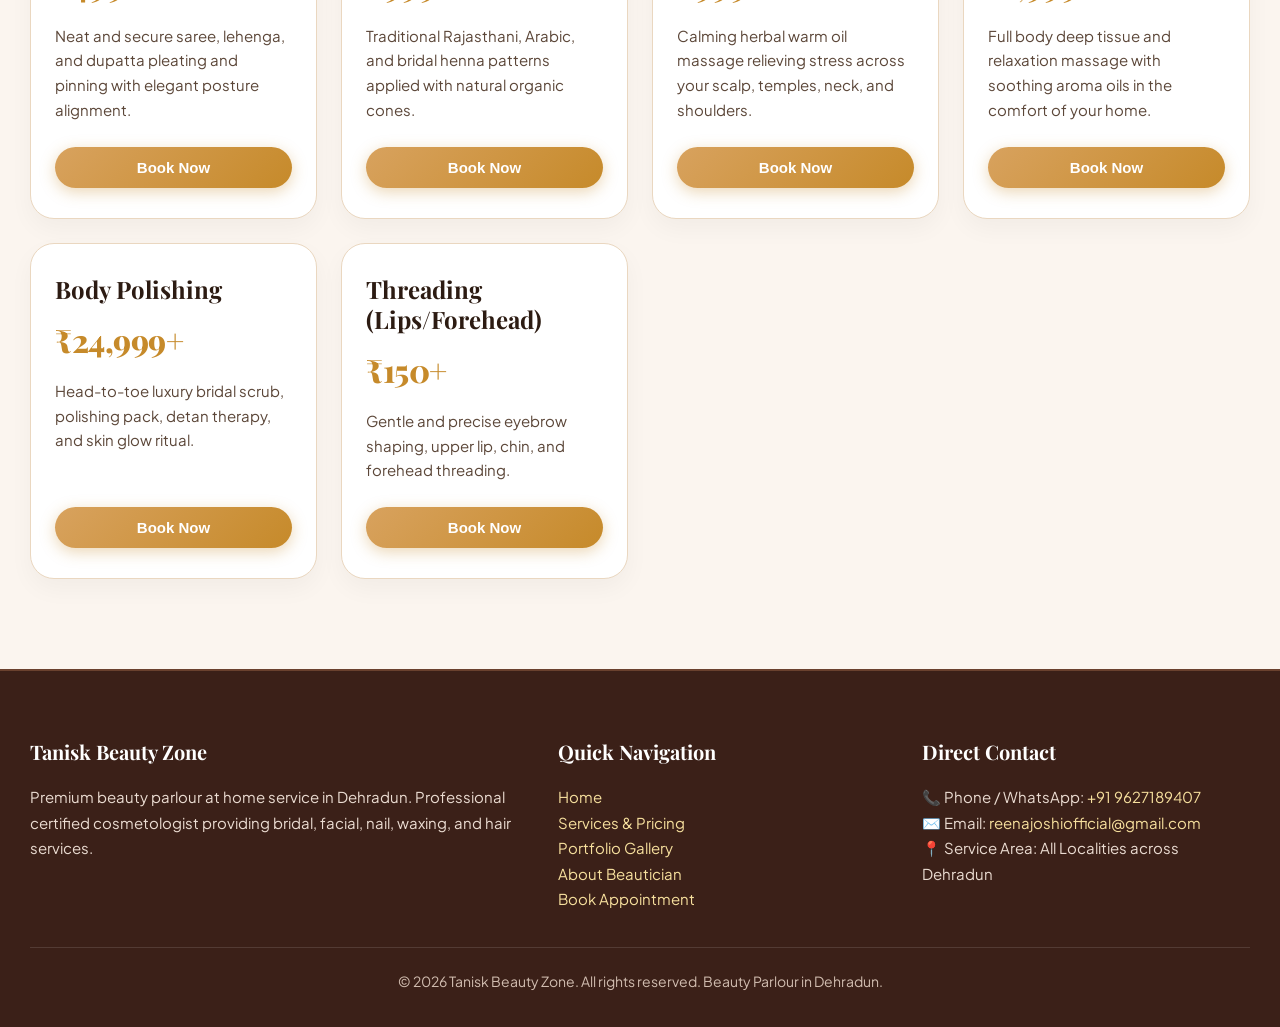
<file: services.html>
<!DOCTYPE html>
<html lang="en">
<head>
  <meta charset="UTF-8">
  <meta name="viewport" content="width=device-width, initial-scale=1.0">
  <meta name="author" content="Tanisk Beauty Zone">
  <meta name="theme-color" content="#d8a25e">

  <title>Services & Price List | Beauty Parlour at Home in Dehradun | Tanisk Beauty Zone</title>
  <meta name="description" content="Affordable beauty parlour services at home in Dehradun. Airbrush & bridal makeup, grooming, facials, waxing, nail extensions, hair styling, mehendi, and massages.">
  <meta name="keywords" content="beauty parlour dehradun, beauty parlour in dehradun, best beauty parlour in dehradun, bridal makeup dehradun 6999, air brush makeup dehradun 24999, groom makeup dehradun 4999, party makeup dehradun 1499, facial at home dehradun 499, cleanup at home dehradun 399, waxing dehradun 399, bikini waxing dehradun 899, manicure dehradun 499, pedicure dehradun 599, nail extension dehradun 799, hair spa dehradun 549, saree draping dehradun 499, mehandi design dehradun 999, head massage dehradun 999, body massage dehradun 1999, body polishing dehradun 24999, threading dehradun 150, home salon services dehradun">
  <meta name="robots" content="index, follow, max-image-preview:large">

  <link rel="canonical" href="https://taniskbeauty.in/services.html">
  <link rel="icon" href="images/logo.jpeg" type="image/jpeg">

  <!-- Open Graph -->
  <meta property="og:type" content="website">
  <meta property="og:title" content="Beauty Parlour Services & Price List | Tanisk Beauty Zone Dehradun">
  <meta property="og:description" content="Explore our complete home salon services rate card in Dehradun. Transparent pricing for bridal, skin, hair, and nail treatments.">
  <meta property="og:url" content="https://taniskbeauty.in/services.html">
  <meta property="og:image" content="https://taniskbeauty.in/images/slider-1.jpeg">

  <!-- Fonts -->
  <link rel="preconnect" href="https://fonts.googleapis.com">
  <link rel="preconnect" href="https://fonts.gstatic.com" crossorigin>
  <link href="https://fonts.googleapis.com/css2?family=Playfair+Display:ital,wght@0,600;0,700;0,800;1,400&family=Plus+Jakarta+Sans:wght@400;500;600;700;800&display=swap" rel="stylesheet">

  <style>
    :root {
      --primary: #d8a25e;
      --primary-dark: #b8860b;
      --bg-cream: #fbf5ef;
      --card-bg: #ffffff;
      --border-color: #ead7c0;
      --text-dark: #2c1b12;
      --text-muted: #5b4638;
      --radius-lg: 24px;
      --radius-full: 999px;
    }

    * {
      box-sizing: border-box;
      margin: 0;
      padding: 0;
    }

    body {
      background-color: var(--bg-cream);
      color: var(--text-dark);
      font-family: 'Plus Jakarta Sans', sans-serif;
      line-height: 1.6;
      overflow-x: hidden;
      -webkit-font-smoothing: antialiased;
    }

    h1, h2, h3, .brand-text {
      font-family: 'Playfair Display', serif;
    }

    .container {
      width: 100%;
      max-width: 1260px;
      margin: 0 auto;
      padding: 0 20px;
    }

    /* Top Festive Banner */
    .festive-ticker {
      background: linear-gradient(90deg, #3b2018, #6a412e, #3b2018);
      color: #fff8f0;
      font-size: 13.5px;
      font-weight: 600;
      padding: 10px 14px;
      text-align: center;
      border-bottom: 1px solid rgba(216, 162, 94, 0.4);
      display: flex;
      align-items: center;
      justify-content: center;
      gap: 10px;
    }

    /* Header Navigation */
    .header {
      background: rgba(251, 245, 239, 0.96);
      backdrop-filter: blur(10px);
      -webkit-backdrop-filter: blur(10px);
      border-bottom: 1px solid var(--border-color);
      position: sticky;
      top: 0;
      z-index: 100;
    }
    .header-inner {
      display: flex;
      align-items: center;
      justify-content: space-between;
      height: 82px;
    }
    .brand {
      display: flex;
      align-items: center;
      gap: 14px;
      text-decoration: none;
    }
    .brand img {
      width: 48px;
      height: 48px;
      border-radius: 50%;
      border: 2px solid var(--primary);
      object-fit: cover;
    }
    .brand-text {
      font-size: 24px;
      font-weight: 700;
      color: var(--primary-dark);
    }
    .nav {
      display: flex;
      align-items: center;
      gap: 30px;
    }
    .nav a {
      text-decoration: none;
      font-weight: 600;
      color: var(--text-dark);
      font-size: 16px;
      transition: color 0.25s ease;
      position: relative;
    }
    .nav a:hover, .nav a.active {
      color: var(--primary-dark);
    }
    .nav a.active::after {
      content: '';
      position: absolute;
      bottom: -4px;
      left: 0;
      right: 0;
      height: 2px;
      background: var(--primary-dark);
      border-radius: 2px;
    }

    .menu-btn {
      display: none;
      background: transparent;
      border: 1px solid var(--border-color);
      width: 44px;
      height: 44px;
      border-radius: 12px;
      font-size: 22px;
      color: var(--text-dark);
      cursor: pointer;
    }

    /* Page Intro */
    .services-header {
      padding: 55px 0 30px;
      text-align: center;
    }
    .services-eyebrow {
      display: inline-block;
      margin-bottom: 12px;
      font-size: 13.5px;
      font-weight: 800;
      letter-spacing: 2px;
      text-transform: uppercase;
      color: var(--primary-dark);
    }
    .services-header h1 {
      font-size: clamp(32px, 4.5vw, 52px);
      color: var(--text-dark);
      margin-bottom: 14px;
    }
    .services-header p {
      font-size: 18px;
      color: var(--text-muted);
      max-width: 840px;
      margin: 0 auto;
    }

    /* 4-Column Card Grid (Matching Image Exactly) */
    .services-catalog {
      padding: 20px 0 90px;
    }
    .services-grid-4 {
      display: grid;
      grid-template-columns: repeat(4, 1fr);
      gap: 24px;
    }
    .service-item-card {
      background: var(--card-bg);
      border: 1px solid var(--border-color);
      border-radius: var(--radius-lg);
      padding: 30px 24px;
      box-shadow: 0 10px 25px rgba(0, 0, 0, 0.04);
      display: flex;
      flex-direction: column;
      justify-content: space-between;
      transition: transform 0.3s ease, box-shadow 0.3s ease, border-color 0.3s ease;
      height: 100%;
    }
    .service-item-card:hover {
      transform: translateY(-5px);
      box-shadow: 0 16px 32px rgba(184, 134, 11, 0.12);
      border-color: var(--primary);
    }
    .service-item-card h2 {
      font-size: 24px;
      color: var(--text-dark);
      margin-bottom: 10px;
      line-height: 1.25;
    }
    .service-item-card .card-price {
      font-size: 32px;
      font-weight: 800;
      color: #c68a2a;
      font-family: 'Playfair Display', serif;
      margin-bottom: 14px;
      letter-spacing: -0.5px;
    }
    .service-item-card p {
      color: var(--text-muted);
      font-size: 15px;
      line-height: 1.65;
      margin-bottom: 24px;
      flex-grow: 1;
    }
    .btn-card-book {
      display: inline-flex;
      align-items: center;
      justify-content: center;
      padding: 12px 24px;
      border-radius: var(--radius-full);
      background: linear-gradient(135deg, #d8a25e 0%, #c68a2a 100%);
      color: #ffffff;
      font-weight: 800;
      font-size: 15px;
      text-decoration: none;
      border: none;
      cursor: pointer;
      box-shadow: 0 4px 15px rgba(198, 138, 42, 0.35);
      transition: all 0.25s ease;
      width: 100%;
    }
    .btn-card-book:hover {
      background: linear-gradient(135deg, #e4ad69 0%, #b8860b 100%);
      transform: translateY(-2px);
      box-shadow: 0 8px 20px rgba(198, 138, 42, 0.45);
    }

    /* Footer */
    .footer {
      background: #3b2018;
      color: #ebdcd2;
      padding: 65px 0 35px;
      border-top: 2px solid #6a412e;
    }
    .footer a {
      color: #f7e09e;
      text-decoration: none;
    }
    .footer-grid {
      display: grid;
      grid-template-columns: 1.5fr 1fr 1fr;
      gap: 36px;
      margin-bottom: 35px;
    }
    .footer-grid h3 {
      color: #ffffff;
      margin-bottom: 16px;
      font-size: 20px;
    }
    .footer-grid p {
      line-height: 1.7;
      font-size: 15px;
      color: #ebdcd2;
    }
    .footer-bottom {
      border-top: 1px solid rgba(255, 255, 255, 0.12);
      padding-top: 22px;
      text-align: center;
      font-size: 14px;
      color: #d1bdb0;
    }

    /* Floating WhatsApp Button */
    .float-whatsapp {
      position: fixed;
      bottom: 24px;
      right: 24px;
      width: 58px;
      height: 58px;
      background: #25d366;
      color: #ffffff;
      border-radius: 50%;
      display: flex;
      align-items: center;
      justify-content: center;
      font-size: 30px;
      box-shadow: 0 8px 25px rgba(37, 211, 102, 0.45);
      z-index: 99;
      text-decoration: none;
    }

    /* Mobile Sticky Bar */
    .sticky-mobile {
      display: none;
      position: fixed;
      bottom: 0;
      left: 0;
      width: 100%;
      background: rgba(45, 24, 18, 0.98);
      backdrop-filter: blur(12px);
      padding: 10px 16px;
      z-index: 95;
      border-top: 1px solid rgba(216, 162, 94, 0.3);
    }
    .sticky-inner {
      display: flex;
      align-items: center;
      justify-content: space-between;
      gap: 12px;
    }
    .sticky-copy {
      color: #fff9ea;
    }

    /* =======================================================
       BULLETPROOF MODAL (OVERRIDES ANY CONFLICTING STYLES)
       ======================================================= */
    .modal {
      position: fixed !important;
      inset: 0 !important;
      width: 100vw !important;
      height: 100vh !important;
      background: rgba(18, 6, 10, 0.75) !important;
      backdrop-filter: blur(8px) !important;
      -webkit-backdrop-filter: blur(8px) !important;
      display: none !important;
      align-items: center !important;
      justify-content: center !important;
      z-index: 999999 !important;
      padding: 16px !important;
      opacity: 0 !important;
      visibility: hidden !important;
      pointer-events: none !important;
      transition: opacity 0.25s ease, visibility 0.25s ease;
    }
    .modal.open,
    .modal.active,
    .modal.show,
    .modal[aria-hidden="false"] {
      display: flex !important;
      opacity: 1 !important;
      visibility: visible !important;
      pointer-events: auto !important;
    }
    .modal-card {
      background: #ffffff;
      width: 100%;
      max-width: 520px;
      max-height: 90vh;
      overflow-y: auto;
      border-radius: var(--radius-lg);
      padding: 28px;
      box-shadow: 0 25px 60px rgba(0,0,0,0.4);
      position: relative;
    }
    .modal-head {
      display: flex;
      justify-content: space-between;
      align-items: flex-start;
      margin-bottom: 18px;
      border-bottom: 1px solid var(--border-color);
      padding-bottom: 12px;
    }
    .close-btn {
      background: transparent;
      border: none;
      font-size: 26px;
      cursor: pointer;
      color: #7a6659;
    }
    .form-grid {
      display: grid;
      grid-template-columns: 1fr 1fr;
      gap: 14px;
    }
    .modal-card label {
      display: block;
      font-size: 13px;
      font-weight: 700;
      color: #4b3b30;
      margin-bottom: 5px;
    }
    .modal-card input,
    .modal-card select,
    .modal-card textarea {
      width: 100%;
      padding: 11px 13px;
      border: 1.5px solid var(--border-color);
      border-radius: 12px;
      font-family: inherit;
      font-size: 14px;
      outline: none;
      background: #fffdfb;
    }
    .modal-card input:focus,
    .modal-card select:focus,
    .modal-card textarea:focus {
      border-color: var(--primary);
    }
    .modal-card textarea {
      height: 70px;
      resize: vertical;
    }
    .btn-submit {
      background: linear-gradient(135deg, #d8a25e, #c68a2a);
      color: #ffffff;
      font-weight: 800;
      border: none;
      padding: 13px;
      border-radius: var(--radius-full);
      cursor: pointer;
      width: 100%;
      font-size: 15px;
      box-shadow: 0 4px 15px rgba(198, 138, 42, 0.35);
    }

    /* Mobile Drawer */
    .mobile-nav {
      display: none;
      position: fixed;
      inset: 0;
      background: rgba(30, 8, 14, 0.65);
      backdrop-filter: blur(8px);
      z-index: 9999;
      opacity: 0;
      pointer-events: none;
    }
    .mobile-nav.open {
      opacity: 1 !important;
      pointer-events: auto !important;
      display: block !important;
    }
    .mobile-nav-panel {
      position: absolute;
      top: 0;
      right: 0;
      width: 80%;
      max-width: 320px;
      height: 100%;
      background: var(--bg-cream);
      padding: 32px 24px;
      display: flex;
      flex-direction: column;
      gap: 18px;
    }
    .mobile-nav-links a {
      display: block;
      padding: 13px 0;
      font-size: 16.5px;
      font-weight: 700;
      color: var(--text-dark);
      border-bottom: 1px solid var(--border-color);
      text-decoration: none;
    }

    /* Responsive */
    @media (max-width: 1100px) {
      .services-grid-4 {
        grid-template-columns: repeat(2, 1fr);
      }
      .footer-grid {
        grid-template-columns: 1fr;
      }
    }
    @media (max-width: 767px) {
      .services-grid-4 {
        grid-template-columns: 1fr;
      }
      .nav {
        display: none;
      }
      .menu-btn {
        display: flex;
        align-items: center;
        justify-content: center;
      }
      .sticky-mobile {
        display: block;
      }
      .float-whatsapp {
        bottom: 74px;
      }
      .footer-bottom {
        padding-bottom: 70px;
      }
      .form-grid {
        grid-template-columns: 1fr;
      }
    }
  </style>
</head>
<body>

<aside class="festive-ticker">
  <span>✨ 🪔 <strong>Festive &amp; Wedding Special:</strong> 20% OFF on Combos across Dehradun!</span>
</aside>

<header class="header">
  <div class="container">
    <div class="header-inner">
      <a class="brand" href="index.html" target="_blank" rel="noopener">
        <img src="images/logo.jpeg" alt="Tanisk Beauty Zone Logo">
        <div class="brand-text">Tanisk Beauty Zone</div>
      </a>

      <!-- Every link opens in a new tab -->
      <nav class="nav">
        <a href="index.html" target="_blank" rel="noopener">Home</a>
        <a class="active" href="services.html">Services</a>
        <a href="about.html" target="_blank" rel="noopener">About</a>
        <a href="gallery.html" target="_blank" rel="noopener">Gallery</a>
        <a href="contact.html" target="_blank" rel="noopener">Contact</a>
      </nav>

      <button class="menu-btn" id="menuToggle" aria-label="Open menu">☰</button>
    </div>
  </div>
</header>

<!-- Mobile Navigation Drawer -->
<div class="mobile-nav" id="mobileDrawer">
  <div class="mobile-nav-panel">
    <div style="display:flex; justify-content:space-between; align-items:center; border-bottom:1px solid var(--border-color); padding-bottom:12px;">
      <div class="brand-text" style="font-size:18px;">Tanisk Beauty Zone</div>
      <button class="close-btn" id="closeDrawer">✕</button>
    </div>
    <div class="mobile-nav-links">
      <a href="index.html" target="_blank" rel="noopener">Home</a>
      <a href="services.html" target="_blank" rel="noopener">Services &amp; Pricing</a>
      <a href="about.html" target="_blank" rel="noopener">About Beautician</a>
      <a href="gallery.html" target="_blank" rel="noopener">Work Gallery</a>
      <a href="contact.html" target="_blank" rel="noopener">Contact &amp; Booking</a>
    </div>
  </div>
</div>

<main>
  <section class="services-header">
    <div class="container">
      <div class="services-eyebrow">Price List &amp; Rate Card</div>
      <h1>Beauty Parlour Services in Dehradun</h1>
      <p>Doorstep salon service across all Dehradun localities. Certified cosmetologist, single-use sanitary kits, and 100% original cosmetics.</p>
    </div>
  </section>

  <!-- Complete 18 Services in 4-Column Card Grid -->
  <section class="services-catalog">
    <div class="container">
      <div class="services-grid-4">

        <!-- 1. Air Brush Makeup -->
        <article class="service-item-card">
          <div>
            <h2>Air Brush Makeup</h2>
            <div class="card-price">₹24,999+</div>
            <p>Ultra-HD airbrush makeup for high-definition bridal and red-carpet finish with 24-hour stay at home in Dehradun.</p>
          </div>
          <button class="btn-card-book" data-book="Air Brush Makeup - ₹24,999+">Book Now</button>
        </article>

        <!-- 2. Bridal Makeup -->
        <article class="service-item-card">
          <div>
            <h2>Bridal Makeup</h2>
            <div class="card-price">₹6,999+</div>
            <p>Professional bridal makeup at home in Dehradun for wedding day bookings including lashes, hair styling, and draping.</p>
          </div>
          <button class="btn-card-book" data-book="Bridal Makeup - ₹6,999+">Book Now</button>
        </article>

        <!-- 3. Groom Makeup -->
        <article class="service-item-card">
          <div>
            <h2>Groom Makeup</h2>
            <div class="card-price">₹4,999+</div>
            <p>Camera-ready groom styling, beard grooming, skin hydration, and professional hair styling home service in Dehradun.</p>
          </div>
          <button class="btn-card-book" data-book="Groom Makeup - ₹4,999+">Book Now</button>
        </article>

        <!-- 4. Party Makeup -->
        <article class="service-item-card">
          <div>
            <h2>Party Makeup</h2>
            <div class="card-price">₹1,499+</div>
            <p>Party, engagement, and sangeet makeup with clean, polished finishing customized to your outfit.</p>
          </div>
          <button class="btn-card-book" data-book="Party Makeup - ₹1,499+">Book Now</button>
        </article>

        <!-- 5. Facial -->
        <article class="service-item-card">
          <div>
            <h2>Facial</h2>
            <div class="card-price">₹499+</div>
            <p>Basic cleanup, glow facial, gold facial, and diamond facial with gentle massage at home in Dehradun.</p>
          </div>
          <button class="btn-card-book" data-book="Facial - ₹499+">Book Now</button>
        </article>

        <!-- 6. Cleanup -->
        <article class="service-item-card">
          <div>
            <h2>Cleanup</h2>
            <div class="card-price">₹399+</div>
            <p>Pore cleansing, steam, blackhead removal, gentle scrub, and face pack for instant refreshed skin.</p>
          </div>
          <button class="btn-card-book" data-book="Cleanup - ₹399+">Book Now</button>
        </article>

        <!-- 7. Waxing -->
        <article class="service-item-card">
          <div>
            <h2>Waxing</h2>
            <div class="card-price">₹399+</div>
            <p>Arms, legs, and full body waxing with clean, hygienic service setup using gentle honey & chocolate wax.</p>
          </div>
          <button class="btn-card-book" data-book="Waxing - ₹399+">Book Now</button>
        </article>

        <!-- 8. Bikini Waxing -->
        <article class="service-item-card">
          <div>
            <h2>Bikini Waxing</h2>
            <div class="card-price">₹899+</div>
            <p>Confidential and gentle peel-off Rica waxing delivered with single-use hygienic strips and kits.</p>
          </div>
          <button class="btn-card-book" data-book="Bikini Waxing - ₹899+">Book Now</button>
        </article>

        <!-- 9. Manicure -->
        <article class="service-item-card">
          <div>
            <h2>Manicure</h2>
            <div class="card-price">₹499+</div>
            <p>Basic manicure and hand care, cuticle grooming, dead skin scrubbing, massage, and nail buffing at home.</p>
          </div>
          <button class="btn-card-book" data-book="Manicure - ₹499+">Book Now</button>
        </article>

        <!-- 10. Pedicure -->
        <article class="service-item-card">
          <div>
            <h2>Pedicure</h2>
            <div class="card-price">₹599+</div>
            <p>Basic pedicure and foot care for at-home appointments with heel therapy, dead skin buffing, and massage.</p>
          </div>
          <button class="btn-card-book" data-book="Pedicure - ₹599+">Book Now</button>
        </article>

        <!-- 11. Nail Extension -->
        <article class="service-item-card">
          <div>
            <h2>Nail Extension</h2>
            <div class="card-price">₹799+</div>
            <p>Gel and French nail extension home service in Dehradun with durable top-coat sealing and clean nail shaping.</p>
          </div>
          <button class="btn-card-book" data-book="Nail Extension - ₹799+">Book Now</button>
        </article>

        <!-- 12. Hairs (Styling & Spa) -->
        <article class="service-item-card">
          <div>
            <h2>Hairs (Styling &amp; Spa)</h2>
            <div class="card-price">₹549+</div>
            <p>Hair spa, hair color, blow-drying, curling, and hair care support right at home in Dehradun.</p>
          </div>
          <button class="btn-card-book" data-book="Hairs - ₹549+">Book Now</button>
        </article>

        <!-- 13. Saree Draping -->
        <article class="service-item-card">
          <div>
            <h2>Saree Draping</h2>
            <div class="card-price">₹499+</div>
            <p>Neat and secure saree, lehenga, and dupatta pleating and pinning with elegant posture alignment.</p>
          </div>
          <button class="btn-card-book" data-book="Saree Draping - ₹499+">Book Now</button>
        </article>

        <!-- 14. Mehandi Design -->
        <article class="service-item-card">
          <div>
            <h2>Mehandi Design</h2>
            <div class="card-price">₹999+</div>
            <p>Traditional Rajasthani, Arabic, and bridal henna patterns applied with natural organic cones.</p>
          </div>
          <button class="btn-card-book" data-book="Mehandi Design - ₹999+">Book Now</button>
        </article>

        <!-- 15. Head Massage -->
        <article class="service-item-card">
          <div>
            <h2>Head Massage</h2>
            <div class="card-price">₹999+</div>
            <p>Calming herbal warm oil massage relieving stress across your scalp, temples, neck, and shoulders.</p>
          </div>
          <button class="btn-card-book" data-book="Head Massage - ₹999+">Book Now</button>
        </article>

        <!-- 16. Body Massage -->
        <article class="service-item-card">
          <div>
            <h2>Body Massage</h2>
            <div class="card-price">₹1,999+</div>
            <p>Full body deep tissue and relaxation massage with soothing aroma oils in the comfort of your home.</p>
          </div>
          <button class="btn-card-book" data-book="Body Massage - ₹1,999+">Book Now</button>
        </article>

        <!-- 17. Body Polishing -->
        <article class="service-item-card">
          <div>
            <h2>Body Polishing</h2>
            <div class="card-price">₹24,999+</div>
            <p>Head-to-toe luxury bridal scrub, polishing pack, detan therapy, and skin glow ritual.</p>
          </div>
          <button class="btn-card-book" data-book="Body Polishing - ₹24,999+">Book Now</button>
        </article>

        <!-- 18. Threading Upper Lips / Forehead -->
        <article class="service-item-card">
          <div>
            <h2>Threading (Lips/Forehead)</h2>
            <div class="card-price">₹150+</div>
            <p>Gentle and precise eyebrow shaping, upper lip, chin, and forehead threading.</p>
          </div>
          <button class="btn-card-book" data-book="Threading - ₹150+">Book Now</button>
        </article>

      </div>
    </div>
  </section>
</main>

<!-- Footer -->
<footer class="footer">
  <div class="container">
    <div class="footer-grid">
      <div>
        <h3>Tanisk Beauty Zone</h3>
        <p>Premium beauty parlour at home service in Dehradun. Professional certified cosmetologist providing bridal, facial, nail, waxing, and hair services.</p>
      </div>

      <div>
        <h3>Quick Navigation</h3>
        <p>
          <a href="index.html" target="_blank" rel="noopener">Home</a><br>
          <a href="services.html">Services &amp; Pricing</a><br>
          <a href="gallery.html" target="_blank" rel="noopener">Portfolio Gallery</a><br>
          <a href="about.html" target="_blank" rel="noopener">About Beautician</a><br>
          <a href="contact.html" target="_blank" rel="noopener">Book Appointment</a>
        </p>
      </div>

      <div>
        <h3>Direct Contact</h3>
        <p>
          📞 Phone / WhatsApp: <a href="tel:+919627189407">+91 9627189407</a><br>
          ✉️ Email: <a href="mailto:reenajoshiofficial@gmail.com">reenajoshiofficial@gmail.com</a><br>
          📍 Service Area: All Localities across Dehradun
        </p>
      </div>
    </div>

    <div class="footer-bottom">
      © 2026 Tanisk Beauty Zone. All rights reserved. Beauty Parlour in Dehradun.
    </div>
  </div>
</footer>

<!-- Interactive Booking Modal (Instant Popup with Auto-Selected Service) -->
<div class="modal" id="bookingModal" aria-hidden="true" role="dialog" aria-modal="true">
  <div class="modal-card">
    <div class="modal-head">
      <div>
        <div style="color:#c68a2a; font-weight:800; font-size:12px; letter-spacing:1px; text-transform:uppercase;">Quick Booking</div>
        <h3 style="margin:4px 0 0; color:#2c1b12; font-size:22px;">Book Your Service</h3>
      </div>
      <button class="close-btn" id="closeModal" aria-label="Close modal">✕</button>
    </div>

    <form id="bookingForm">
      <div class="form-grid">
        <div>
          <label for="nameInput">Your Name</label>
          <input id="nameInput" type="text" placeholder="e.g. Priya Sharma" required>
        </div>
        <div>
          <label for="phoneInput">Phone Number</label>
          <input id="phoneInput" type="tel" placeholder="e.g. 9627189407" required>
        </div>
        <div style="grid-column: 1 / -1;">
          <label for="serviceInput">Selected Service</label>
          <select id="serviceInput" required>
            <option value="Air Brush Makeup - ₹24,999+">Air Brush Makeup (₹24,999+)</option>
            <option value="Bridal Makeup - ₹6,999+">Bridal Makeup (₹6,999+)</option>
            <option value="Groom Makeup - ₹4,999+">Groom Makeup (₹4,999+)</option>
            <option value="Party Makeup - ₹1,499+">Party Makeup (₹1,499+)</option>
            <option value="Facial - ₹499+">Facial (₹499+)</option>
            <option value="Cleanup - ₹399+">Cleanup (₹399+)</option>
            <option value="Waxing - ₹399+">Waxing (₹399+)</option>
            <option value="Bikini Waxing - ₹899+">Bikini Waxing (₹899+)</option>
            <option value="Manicure - ₹499+">Manicure (₹499+)</option>
            <option value="Pedicure - ₹599+">Pedicure (₹599+)</option>
            <option value="Nail Extension - ₹799+">Nail Extension (₹799+)</option>
            <option value="Hairs - ₹549+">Hairs (Styling &amp; Spa) (₹549+)</option>
            <option value="Saree Draping - ₹499+">Saree Draping (₹499+)</option>
            <option value="Mehandi Design - ₹999+">Mehandi Design (₹999+)</option>
            <option value="Head Massage - ₹999+">Head Massage (₹999+)</option>
            <option value="Body Massage - ₹1,999+">Body Massage (₹1,999+)</option>
            <option value="Body Polishing - ₹24,999+">Body Polishing (₹24,999+)</option>
            <option value="Threading - ₹150+">Threading (Lips / Forehead) (₹150+)</option>
          </select>
        </div>
        <div style="grid-column: 1 / -1;">
          <label for="areaInput">Your Area in Dehradun</label>
          <input id="areaInput" type="text" placeholder="e.g. Rajpur Road, Jakhan, Vasant Vihar" required>
        </div>
        <div style="grid-column: 1 / -1;">
          <label for="dateInput">Preferred Date</label>
          <input id="dateInput" type="date">
        </div>
      </div>

      <div style="margin-top:20px;">
        <button class="btn-submit" type="submit">Confirm on WhatsApp 💬</button>
      </div>
    </form>
  </div>
</div>

<!-- Floating Action Elements -->
<a class="float-whatsapp" href="https://wa.me/919627189407?text=Hello%20Tanisk%20Beauty%20Zone%2C%20I%20want%20to%20book%20a%20home%20salon%20service%20in%20Dehradun." target="_blank" rel="noopener">💬</a>

<!-- Mobile Sticky Bar -->
<div class="sticky-mobile">
  <div class="sticky-inner">
    <div class="sticky-copy">
      <div style="font-weight:800; font-size:13.5px;">Book Home Salon in Dehradun</div>
      <div style="font-size:11.5px; opacity:0.85;">Bridal, Facials, Waxing, Nails</div>
    </div>
    <div style="display:flex; gap:8px;">
      <a style="padding:8px 14px; font-size:13px; color:#fff; border:1px solid rgba(255,255,255,0.4); border-radius:50px; text-decoration:none;" href="tel:+919627189407">Call</a>
      <a style="padding:8px 16px; font-size:13px; background:linear-gradient(135deg,#d8a25e,#c68a2a); color:#ffffff; font-weight:800; border-radius:50px; text-decoration:none;" href="https://wa.me/919627189407?text=Hello%20Tanisk%20Beauty%20Zone%2C%20I%20want%20to%20book%20a%20home%20salon%20service%20in%20Dehradun." target="_blank" rel="noopener">WhatsApp</a>
    </div>
  </div>
</div>

<!-- Interactive Scripts -->
<script>
  document.addEventListener('DOMContentLoaded', () => {
    // 1. Mobile Menu
    const menuToggle = document.getElementById('menuToggle');
    const closeDrawer = document.getElementById('closeDrawer');
    const mobileDrawer = document.getElementById('mobileDrawer');

    if (menuToggle && mobileDrawer) {
      menuToggle.addEventListener('click', () => {
        mobileDrawer.classList.add('open');
      });
    }
    if (closeDrawer && mobileDrawer) {
      closeDrawer.addEventListener('click', () => {
        mobileDrawer.classList.remove('open');
      });
    }

    // 2. Booking Modal Controller
    const bookingModal = document.getElementById('bookingModal');
    const closeModal = document.getElementById('closeModal');
    const serviceSelect = document.getElementById('serviceInput');

    function openModal(serviceName = '') {
      if (!bookingModal) return;
      bookingModal.classList.add('open');
      bookingModal.setAttribute('aria-hidden', 'false');
      bookingModal.style.setProperty('display', 'flex', 'important');
      bookingModal.style.setProperty('opacity', '1', 'important');
      bookingModal.style.setProperty('visibility', 'visible', 'important');
      bookingModal.style.setProperty('pointer-events', 'auto', 'important');
      document.body.style.overflow = 'hidden';

      if (serviceSelect && serviceName) {
        for (let i = 0; i < serviceSelect.options.length; i++) {
          if (serviceSelect.options[i].value.toLowerCase().includes(serviceName.toLowerCase()) ||
              serviceName.toLowerCase().includes(serviceSelect.options[i].value.toLowerCase())) {
            serviceSelect.selectedIndex = i;
            break;
          }
        }
      }
    }

    function closeModalFunc() {
      if (!bookingModal) return;
      bookingModal.classList.remove('open');
      bookingModal.setAttribute('aria-hidden', 'true');
      bookingModal.style.setProperty('display', 'none', 'important');
      bookingModal.style.setProperty('opacity', '0', 'important');
      bookingModal.style.setProperty('visibility', 'hidden', 'important');
      bookingModal.style.setProperty('pointer-events', 'none', 'important');
      document.body.style.overflow = '';
    }

    // Listen on every single "Book Now" card button
    document.querySelectorAll('[data-book]').forEach(btn => {
      btn.addEventListener('click', (e) => {
        e.preventDefault();
        const service = btn.getAttribute('data-book');
        openModal(service);
      });
    });

    if (closeModal) closeModal.addEventListener('click', closeModalFunc);
    if (bookingModal) {
      bookingModal.addEventListener('click', (e) => {
        if (e.target === bookingModal) closeModalFunc();
      });
    }

    // 3. WhatsApp Form Submit
    const bookingForm = document.getElementById('bookingForm');
    if (bookingForm) {
      bookingForm.addEventListener('submit', (e) => {
        e.preventDefault();
        const name = document.getElementById('nameInput')?.value.trim() || '';
        const phone = document.getElementById('phoneInput')?.value.trim() || '';
        const service = document.getElementById('serviceInput')?.value || 'Beauty Parlour Service';
        const area = document.getElementById('areaInput')?.value.trim() || 'Dehradun';
        const date = document.getElementById('dateInput')?.value || 'Flexible';

        const waMsg = `Hello Tanisk Beauty Zone,%0A%0AI want to book a beauty parlour appointment in Dehradun:%0A- *Name:* ${encodeURIComponent(name)}%0A- *Phone:* ${encodeURIComponent(phone)}%0A- *Service:* ${encodeURIComponent(service)}%0A- *Area / Address:* ${encodeURIComponent(area)}%0A- *Date:* ${encodeURIComponent(date)}`;

        window.open(`https://wa.me/919627189407?text=${waMsg}`, '_blank');
        closeModalFunc();
      });
    }
  });
</script>
</body>
</html>
</file>
<file: assets/style.css>
:root{
  --bg:#f7f1eb;
  --surface:#fffaf6;
  --surface-2:#f3ebe3;
  --text:#2c1f1f;
  --muted:#6f625d;
  --line:#e7d5c3;
  --accent:#d7a14d;
  --accent-dark:#b7812f;
  --brown:#4a271f;
  --shadow:0 16px 32px rgba(67,35,26,.08);
  --radius:24px;
  --container:1200px;
}
*{box-sizing:border-box}
html{scroll-behavior:smooth}
body{
  margin:0;
  font-family:Inter,system-ui,-apple-system,Segoe UI,Roboto,Arial,sans-serif;
  color:var(--text);
  background:var(--bg);
  line-height:1.6;
}
img{max-width:100%;display:block}
a{color:inherit;text-decoration:none}
.container{width:min(var(--container),calc(100% - 32px));margin:0 auto}
.section{padding:72px 0}
.section-tight{padding:56px 0}
.eyebrow{
  display:inline-block;
  letter-spacing:.14em;
  text-transform:uppercase;
  color:var(--accent-dark);
  font-size:.9rem;
  font-weight:800;
  margin-bottom:14px;
}
h1,h2,h3,h4{
  font-family:"Playfair Display",Georgia,serif;
  line-height:1.06;
  letter-spacing:-.02em;
  margin:0 0 14px;
}
h1{font-size:clamp(2.5rem,5.4vw,4.75rem)}
h2{font-size:clamp(2rem,4.2vw,3.6rem)}
h3{font-size:clamp(1.35rem,2.5vw,2rem)}
p{margin:0 0 14px}
.lead{font-size:clamp(1rem,1.4vw,1.18rem);color:var(--muted)}
.small{font-size:.95rem;color:var(--muted)}
.header{
  position:sticky;top:0;z-index:50;
  background:rgba(247,241,235,.95);
  backdrop-filter: blur(12px);
  border-bottom:1px solid var(--line);
}
.header-inner{
  display:flex;align-items:center;justify-content:space-between;
  gap:20px;padding:14px 0;
}
.brand{
  display:flex;align-items:center;gap:14px;min-width:0;
}
.brand img{width:58px;height:58px;border-radius:18px;object-fit:cover;box-shadow:var(--shadow)}
.brand-text{font-weight:800;font-size:clamp(1.4rem,2.4vw,2rem);color:var(--accent-dark)}
.nav{display:flex;gap:28px;align-items:center}
.nav a{font-weight:700;color:#2d2522}
.nav a.active,.nav a:hover{color:var(--accent-dark)}
.menu-btn{
  display:none;border:1px solid var(--line);background:var(--surface);border-radius:14px;
  width:48px;height:48px;align-items:center;justify-content:center;font-size:1.3rem;
}
.mobile-nav{
  display:none;padding:0 0 14px
}
.mobile-nav.open{display:block}
.mobile-nav a{
  display:block;background:var(--surface);border:1px solid var(--line);border-radius:16px;
  padding:14px 16px;margin-top:10px;font-weight:700
}
.hero{
  position:relative;min-height:78vh;display:flex;align-items:center;overflow:hidden;
  background:#111;
}
.hero-slider,.hero-slide,.hero-overlay{position:absolute;inset:0}
.hero-slide{
  opacity:0;transition:opacity .8s ease;background-size:cover;background-position:center;
}
.hero-slide.active{opacity:1}
.hero-overlay{
  background:
   linear-gradient(90deg, rgba(17,11,10,.84) 0%, rgba(17,11,10,.55) 38%, rgba(17,11,10,.3) 65%, rgba(17,11,10,.18) 100%);
}
.hero-content{position:relative;z-index:2;padding:92px 0 108px;max-width:760px;color:#fff}
.hero h1{max-width:680px}
.hero .lead{color:rgba(255,255,255,.88);max-width:760px}
.pill-row{display:flex;flex-wrap:wrap;gap:12px;margin:24px 0}
.pill{
  display:inline-flex;align-items:center;padding:12px 18px;border-radius:999px;
  border:1px solid rgba(255,255,255,.28);background:rgba(255,255,255,.06);color:#fff;font-weight:700
}
.cta-row{display:flex;gap:14px;flex-wrap:wrap;margin-top:28px}
.btn{
  display:inline-flex;align-items:center;justify-content:center;gap:10px;
  min-height:52px;padding:0 22px;border-radius:999px;border:none;cursor:pointer;
  font-weight:800;font-size:1rem;transition:transform .15s ease, box-shadow .2s ease, background .2s ease;
}
.btn:hover{transform:translateY(-1px)}
.btn-primary{background:var(--accent);color:#fff;box-shadow:0 16px 30px rgba(215,161,77,.24)}
.btn-primary:hover{background:var(--accent-dark)}
.btn-secondary{background:rgba(255,255,255,.08);color:#fff;border:1px solid rgba(255,255,255,.28)}
.btn-light{background:#fff;color:var(--brown)}
.btn-outline{background:transparent;color:var(--brown);border:1px solid var(--line)}
.badge{
  display:inline-block;padding:10px 18px;border-radius:999px;border:1px solid rgba(255,255,255,.28);
  color:#fff;font-weight:800;background:rgba(255,255,255,.06);margin-bottom:18px
}
.grid{display:grid;gap:22px}
.grid-4{grid-template-columns:repeat(4,1fr)}
.grid-3{grid-template-columns:repeat(3,1fr)}
.grid-2{grid-template-columns:repeat(2,1fr)}
.card{
  background:var(--surface);
  border:1px solid var(--line);
  border-radius:var(--radius);
  box-shadow:var(--shadow);
  overflow:hidden;
}
.card-body{padding:24px}
.feature-card .icon{
  width:52px;height:52px;border-radius:16px;background:var(--surface-2);
  display:flex;align-items:center;justify-content:center;margin-bottom:14px;font-size:1.45rem
}
.service-card,.review-card,.faq-card,.area-card{height:100%}
.service-card p,.review-card p,.feature-card p,.area-card p{color:var(--muted)}
.service-list{display:flex;flex-wrap:wrap;gap:10px;margin-top:18px}
.service-list span{
  padding:8px 12px;border-radius:999px;background:var(--surface-2);border:1px solid var(--line);font-weight:700;font-size:.92rem
}
.split{
  display:grid;grid-template-columns:1.1fr .9fr;gap:28px;align-items:center
}
.highlight{
  background:linear-gradient(135deg,#3a1f18 0%, #6d4433 100%);
  color:#fff;border-radius:32px;padding:32px;border:1px solid rgba(255,255,255,.1);box-shadow:var(--shadow)
}
.highlight p{color:rgba(255,255,255,.9)}
.highlight-grid{display:grid;grid-template-columns:1.1fr .9fr;gap:26px;align-items:stretch}
.highlight-side{display:grid;grid-template-columns:repeat(2,1fr);gap:16px}
.highlight-mini{padding:24px;border-radius:24px;background:rgba(255,255,255,.06);border:1px solid rgba(255,255,255,.12)}
.gallery-grid{
  display:grid;grid-template-columns:repeat(3,1fr);gap:22px
}
.gallery-card img{
  aspect-ratio:4/4.9;object-fit:cover;width:100%;
}
.gallery-card .card-body{padding:18px 18px 20px}
.gallery-card h3{font-size:2rem}
.price{
  font-size:2rem;color:var(--accent-dark);font-weight:900;margin:4px 0 6px
}
.service-category{margin-bottom:20px}
.two-col{
  display:grid;grid-template-columns:repeat(2,1fr);gap:22px
}
.contact-grid{display:grid;grid-template-columns:1.05fr .95fr;gap:22px;align-items:start}
.form-grid{display:grid;grid-template-columns:repeat(2,1fr);gap:16px}
label{display:block;font-weight:700;margin-bottom:8px}
input,select,textarea{
  width:100%;padding:15px 16px;border-radius:16px;border:1px solid var(--line);
  background:#fff;font:inherit;color:var(--text);outline:none
}
textarea{min-height:130px;resize:vertical}
input:focus,select:focus,textarea:focus{border-color:var(--accent-dark);box-shadow:0 0 0 4px rgba(215,161,77,.15)}
.review-stars{color:var(--accent-dark);font-size:1.1rem;margin-bottom:10px}
.footer{
  padding:56px 0 104px;background:#351c17;color:#fff;margin-top:72px
}
.footer a{color:#fff}
.footer .small{color:rgba(255,255,255,.82)}
.footer-grid{display:grid;grid-template-columns:1.2fr .8fr 1fr;gap:24px}
.footer-bottom{margin-top:22px;padding-top:18px;border-top:1px solid rgba(255,255,255,.16);color:rgba(255,255,255,.8)}
.sticky-mobile{
  position:fixed;left:0;right:0;bottom:0;z-index:60;background:rgba(255,250,246,.98);
  backdrop-filter: blur(12px);border-top:1px solid var(--line);padding:10px 12px
}
.sticky-inner{display:flex;align-items:center;justify-content:space-between;gap:10px}
.sticky-copy{min-width:0}
.sticky-actions{display:flex;gap:10px;flex-shrink:0}
.sticky-actions .btn{min-height:46px;padding:0 18px}
.float-whatsapp,.float-book{
  position:fixed;right:18px;z-index:65;border:none;cursor:pointer;
  display:flex;align-items:center;justify-content:center;box-shadow:var(--shadow)
}
.float-whatsapp{
  bottom:90px;width:68px;height:68px;border-radius:50%;background:#fff;color:#25D366;font-size:2rem;border:1px solid var(--line)
}
.float-book{
  bottom:168px;border-radius:999px;background:var(--accent);color:#fff;padding:0 22px;height:52px;font-weight:800
}
.modal{
  position:fixed;inset:0;background:rgba(0,0,0,.52);display:none;align-items:center;justify-content:center;
  padding:20px;z-index:90
}
.modal.open{display:flex}
.modal-card{
  width:min(680px,100%);background:var(--surface);border:1px solid var(--line);border-radius:28px;box-shadow:var(--shadow);overflow:hidden
}
.modal-head{
  display:flex;align-items:flex-start;justify-content:space-between;gap:16px;padding:24px 24px 0
}
.modal-body{padding:0 24px 24px}
.close-btn{
  width:42px;height:42px;border:none;border-radius:14px;background:var(--surface-2);font-size:1.15rem;cursor:pointer
}
.note{
  background:#fff6ea;border:1px solid #f0d5ab;color:#7a5d34;padding:14px 16px;border-radius:16px;font-size:.95rem
}
.list-check{padding:0;margin:18px 0 0;list-style:none}
.list-check li{position:relative;padding-left:28px;margin:10px 0;color:var(--muted)}
.list-check li:before{content:"✓";position:absolute;left:0;top:0;color:var(--accent-dark);font-weight:900}
.faq-item summary{
  list-style:none;cursor:pointer;font-weight:800;font-size:1.08rem;padding:20px 22px
}
.faq-item summary::-webkit-details-marker{display:none}
.faq-item p{padding:0 22px 20px;color:var(--muted)}
.service-area-badges{display:flex;flex-wrap:wrap;gap:10px;margin-top:16px}
.service-area-badges span{padding:8px 12px;border:1px solid var(--line);background:var(--surface-2);border-radius:999px;font-weight:700}
.desktop-only{display:block}
.mobile-only{display:none}

@media (max-width: 1080px){
  .grid-4{grid-template-columns:repeat(2,1fr)}
  .gallery-grid,.grid-3,.two-col,.contact-grid,.highlight-grid,.split{grid-template-columns:1fr}
  .highlight-side{grid-template-columns:repeat(2,1fr)}
}
@media (max-width: 780px){
  .section{padding:54px 0}
  .header-inner{padding:10px 0}
  .brand img{width:52px;height:52px}
  .brand-text{font-size:1.55rem}
  .nav{display:none}
  .menu-btn{display:flex}
  .hero{min-height:auto}
  .hero-content{padding:84px 0 110px}
  .hero h1{font-size:clamp(2.2rem,10vw,3.5rem)}
  .grid-4,.grid-3,.grid-2,.highlight-side,.footer-grid,.form-grid{grid-template-columns:1fr}
  .gallery-grid{grid-template-columns:repeat(2,1fr)}
  .gallery-card h3{font-size:1.55rem}
  .sticky-copy{display:none}
  .float-whatsapp{bottom:88px;width:60px;height:60px}
  .float-book{bottom:156px;height:48px;padding:0 18px}
  .desktop-only{display:none}
  .mobile-only{display:block}
}
@media (max-width: 540px){
  .container{width:min(var(--container),calc(100% - 22px))}
  .gallery-grid{grid-template-columns:1fr}
  .pill-row{gap:10px}
  .pill{padding:10px 14px;font-size:.94rem}
  .btn{min-height:50px}
  .card-body{padding:20px}
}
</file>
